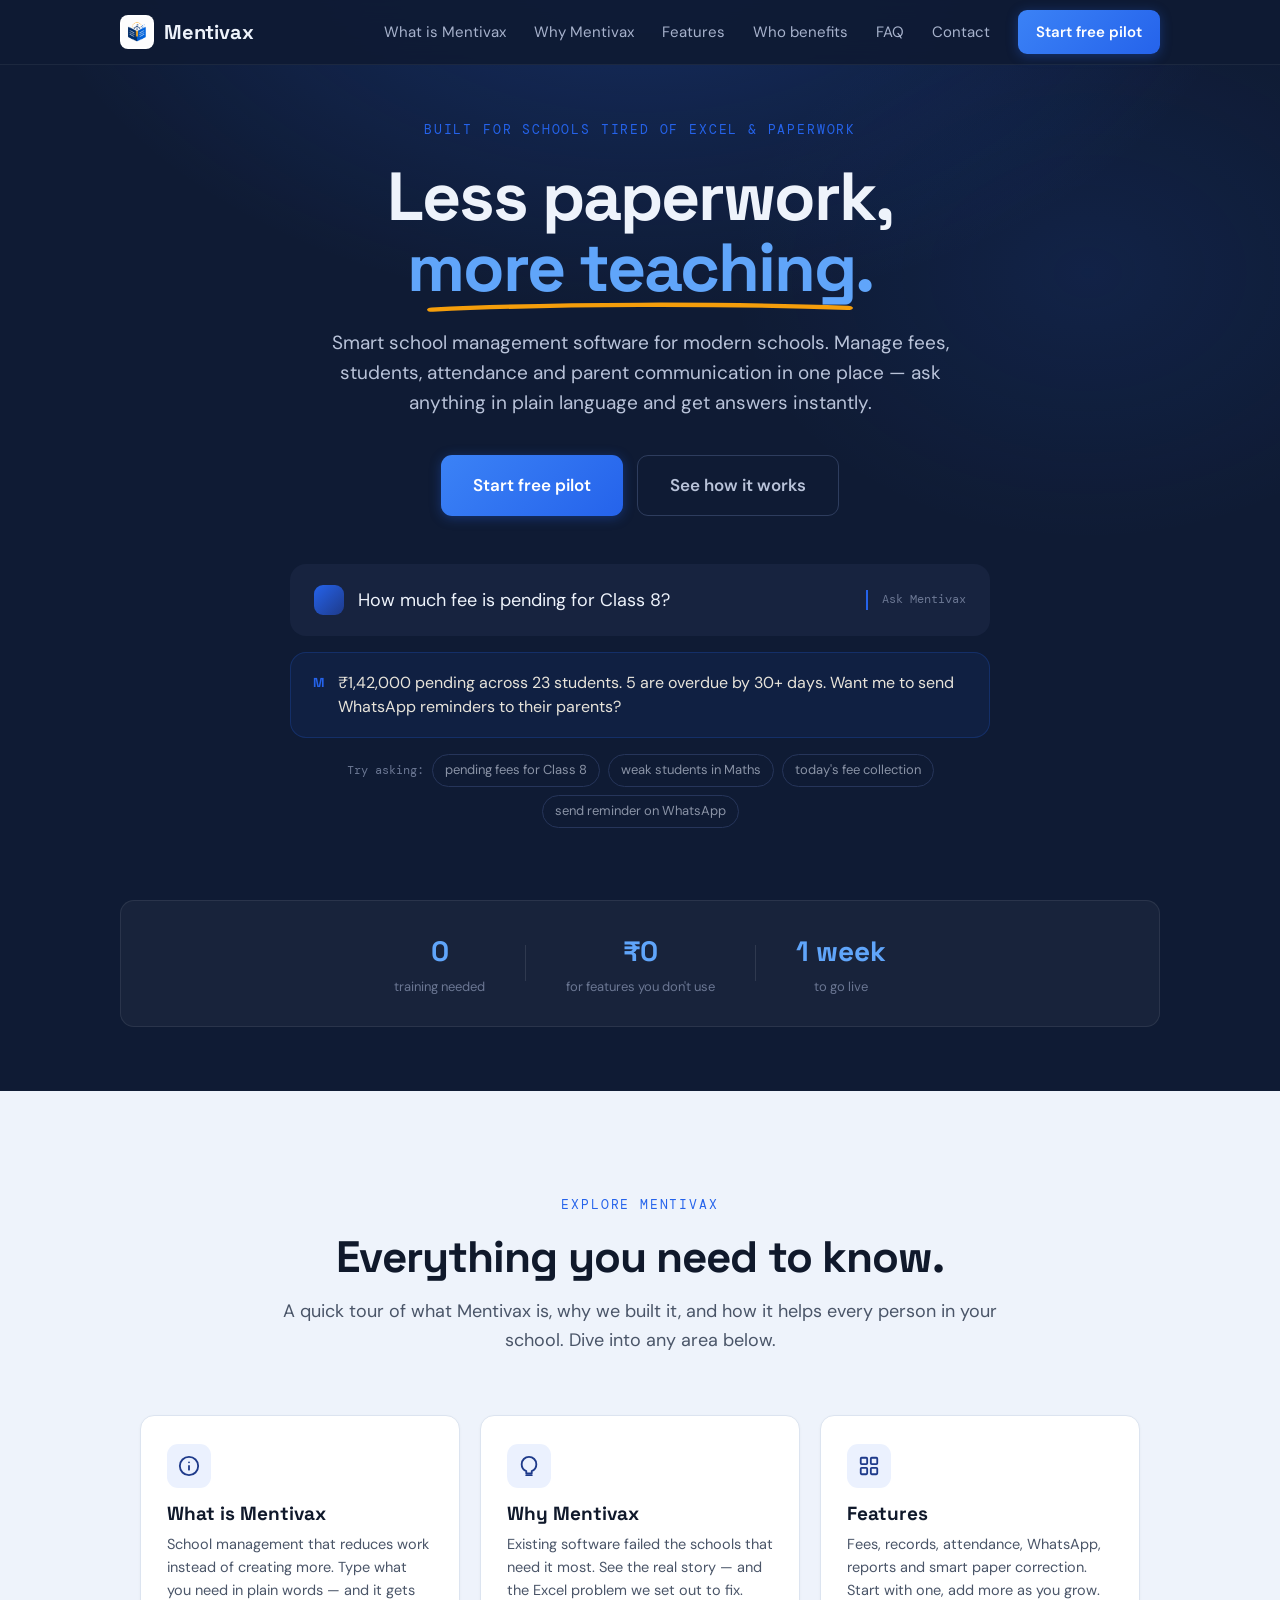
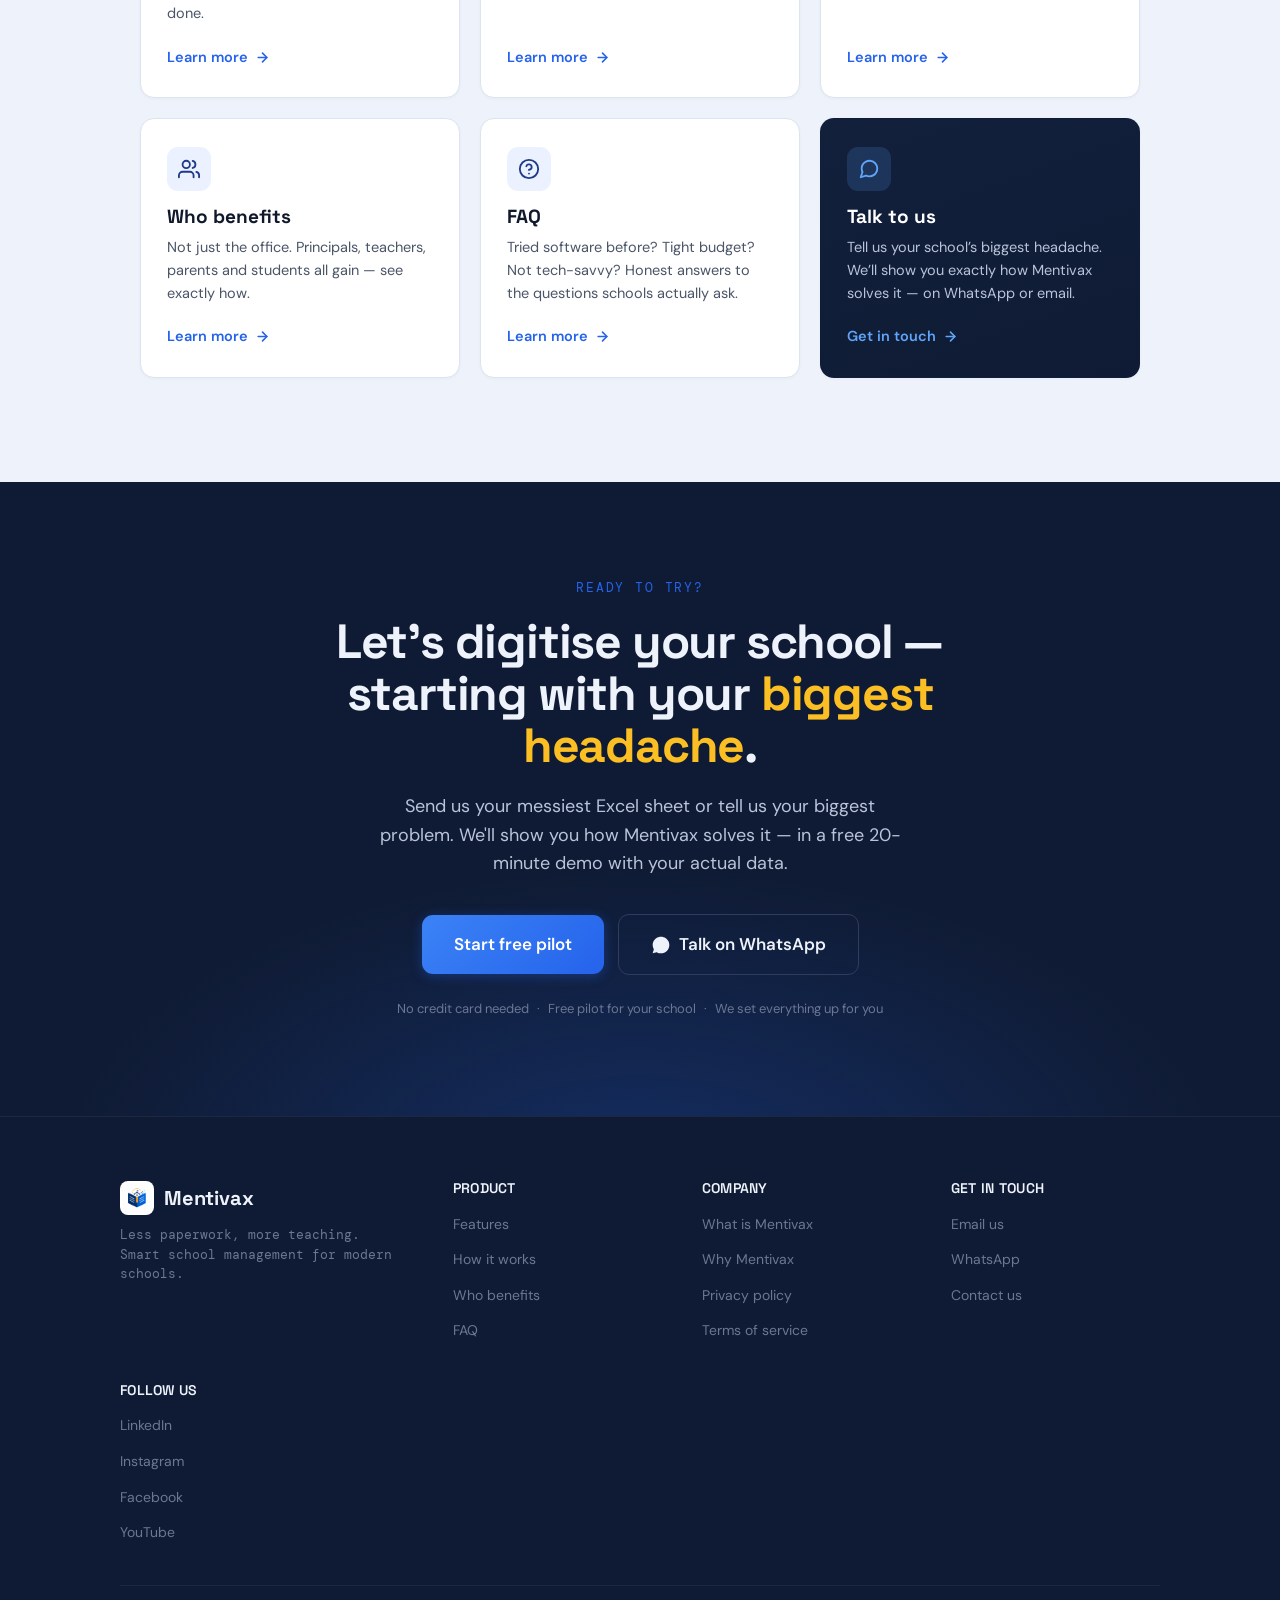
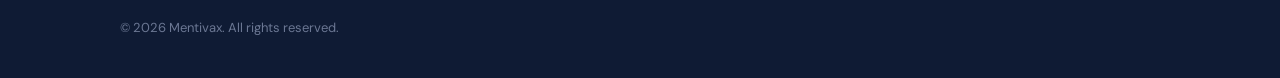
<file: index.html>
<!DOCTYPE html>
<html lang="en">
<head>
  <!-- Google tag (gtag.js) -->
  <script async src="https://www.googletagmanager.com/gtag/js?id=G-EMW6KZXQJM"></script>
  <script>
    window.dataLayer = window.dataLayer || [];
    function gtag(){dataLayer.push(arguments);}
    gtag('js', new Date());
    gtag('config', 'G-EMW6KZXQJM');
  </script>
  <meta charset="utf-8">
  <meta name="viewport" content="width=device-width, initial-scale=1">
  <title>Mentivax — Less Paperwork, More Teaching | Smart School Management Software</title>
  <meta name="description" content="Less paperwork, more teaching. Mentivax is smart school management software for modern schools — manage fees, student records, attendance, reports and parent communication in one place, with automation that saves your staff hours every week.">
  <meta name="author" content="Mentivax">
  <meta name="robots" content="index, follow">
  <link rel="canonical" href="https://www.mentivax.com/">

  <!-- Open Graph -->
  <meta property="og:type" content="website">
  <meta property="og:url" content="https://www.mentivax.com/">
  <meta property="og:title" content="Mentivax — Less Paperwork, More Teaching">
  <meta property="og:description" content="Smart school management software for modern schools. Manage fees, records, attendance, reports and parent communication from one place — automation saves your staff hours every week.">
  <meta property="og:image" content="https://www.mentivax.com/images/og-image.png">
  <meta property="og:image:width" content="1200">
  <meta property="og:image:height" content="600">
  <meta property="og:site_name" content="Mentivax">
  <meta property="og:locale" content="en_US">

  <!-- Twitter Card -->
  <meta name="twitter:card" content="summary_large_image">
  <meta name="twitter:title" content="Mentivax — Less Paperwork, More Teaching">
  <meta name="twitter:description" content="Smart school management software for modern schools. Manage fees, records, attendance, reports and parent communication from one place — automation saves your staff hours every week.">
  <meta name="twitter:image" content="https://www.mentivax.com/images/og-image.png">

  <!-- Favicon -->
  <link rel="icon" type="image/svg+xml" href="/images/favicon.svg">
  <link rel="icon" type="image/png" sizes="32x32" href="/images/favicon-32.png">
  <link rel="apple-touch-icon" sizes="180x180" href="/images/apple-touch-icon.png">

  <!-- PWA -->
  <meta name="theme-color" content="#0F1B34">
  <link rel="manifest" href="/manifest.json">

  <!-- Fonts -->
  <link rel="preconnect" href="https://fonts.googleapis.com">
  <link rel="preconnect" href="https://fonts.gstatic.com" crossorigin>
  <link href="https://fonts.googleapis.com/css2?family=DM+Mono:wght@400;500&family=DM+Sans:wght@400;500;600;700&family=Space+Grotesk:wght@400;500;600;700&display=swap" rel="stylesheet">

  <!-- Styles -->
  <link rel="stylesheet" href="/css/style.css">
  <script type="application/ld+json">
  {
    "@context": "https://schema.org",
    "@type": "SoftwareApplication",
    "name": "Mentivax",
    "description": "Less paperwork, more teaching — Mentivax is smart school management software for modern schools. Manage fees, student records, attendance, reports and parent communication in one place with intelligent automation.",
    "applicationCategory": "EducationalApplication",
    "operatingSystem": "Web",
    "offers": {
      "@type": "Offer",
      "price": "0",
      "priceCurrency": "INR",
      "description": "Free pilot for your school"
    },
    "author": { "@id": "https://www.mentivax.com/#organization" },
    "publisher": { "@id": "https://www.mentivax.com/#organization" },
    "audience": {
      "@type": "EducationalAudience",
      "educationalRole": "administrator"
    },
    "featureList": [
      "Digital fee management",
      "Student records management",
      "Attendance tracking",
      "WhatsApp parent communication",
      "Reports and analytics",
      "Smart paper correction",
      "Student performance insights"
    ]
  }
  </script>
  <script type="application/ld+json">
  {
    "@context": "https://schema.org",
    "@type": "Organization",
    "@id": "https://www.mentivax.com/#organization",
    "name": "Mentivax",
    "alternateName": "Mentivax School Management",
    "legalName": "Mentivax",
    "url": "https://www.mentivax.com/",
    "logo": {
      "@type": "ImageObject",
      "url": "https://www.mentivax.com/images/icon-512.png",
      "width": 512,
      "height": 512
    },
    "image": "https://www.mentivax.com/images/og-image.png",
    "description": "Mentivax is a school management software company. Mentivax is not a medicine, drug or vaccine. It is a technology platform that helps schools manage fees, student records, attendance, reports and parent communication in one place with smart automation.",
    "email": "tprakash11121996@gmail.com",
    "foundingDate": "2025",
    "knowsAbout": [
      "School management software",
      "School fee management",
      "Student records management",
      "Education technology",
      "School administration"
    ],
    "areaServed": {
      "@type": "Country",
      "name": "India"
    },
    "contactPoint": {
      "@type": "ContactPoint",
      "email": "tprakash11121996@gmail.com",
      "contactType": "customer support",
      "availableLanguage": ["English", "Hindi", "Tamil"]
    },
    "sameAs": [
      "https://www.linkedin.com/company/mentivax/",
      "https://www.facebook.com/mentivax",
      "https://www.instagram.com/mentivax",
      "https://www.youtube.com/@mentivaxschool"
    ]
  }
  </script>
  <script type="application/ld+json">
  {
    "@context": "https://schema.org",
    "@type": "WebSite",
    "@id": "https://www.mentivax.com/#website",
    "url": "https://www.mentivax.com/",
    "name": "Mentivax",
    "description": "Less paperwork, more teaching. Smart school management software for modern schools — fees, records, attendance, reports and parent communication.",
    "publisher": { "@id": "https://www.mentivax.com/#organization" },
    "inLanguage": "en"
  }
  </script>
</head>
<body>
  <a href="#main" class="skip-link">Skip to content</a>

  <!-- HEADER / NAV -->
  <header class="site-header" id="header">
    <div class="container header-inner">
      <a href="/" class="logo" aria-label="Mentivax home">
        <img src="/images/logo.png" alt="" class="logo-img" width="34" height="34" aria-hidden="true">
        <span class="logo-text">Mentivax</span>
      </a>
      <button class="mobile-menu-btn" id="menuBtn" aria-label="Open menu" aria-expanded="false" aria-controls="mainNav">
        <span></span><span></span><span></span>
      </button>
      <nav class="main-nav" id="mainNav" aria-label="Main navigation">
        <ul>
          <li><a href="/what-is-mentivax/">What is Mentivax</a></li>
          <li><a href="/why-mentivax/">Why Mentivax</a></li>
          <li><a href="/features/">Features</a></li>
          <li><a href="/who-benefits/">Who benefits</a></li>
          <li><a href="/faq/">FAQ</a></li>
          <li><a href="/contact/">Contact</a></li>
          <li><a href="https://wa.me/918760239085?text=Hi!%20I%27d%20like%20to%20start%20a%20free%20pilot%20for%20my%20school." class="btn btn-primary btn-sm" target="_blank" rel="noopener">Start free pilot</a></li>
        </ul>
      </nav>
    </div>
  </header>

  <main id="main">

    <section class="hero" id="hero">
      <div class="container">
        <div class="hero-content">
          <p class="section-label hero-label">Built for schools tired of Excel &amp; paperwork</p>
          <h1 class="hero-title">Less paperwork,<br><span class="hero-accent">more teaching.</span></h1>
          <p class="hero-subtitle">Smart school management software for modern schools. Manage fees, students, attendance and parent communication in one place — ask anything in plain language and get answers instantly.</p>
          <div class="hero-ctas">
            <a href="https://wa.me/918760239085?text=Hi!%20I%27d%20like%20to%20start%20a%20free%20pilot%20for%20my%20school." class="btn btn-primary btn-lg" target="_blank" rel="noopener">Start free pilot</a>
            <a href="/what-is-mentivax/" class="btn btn-outline-hero btn-lg">See how it works</a>
          </div>
        </div>

        <!-- Interactive Command Bar -->
        <div class="command-bar-wrap">
          <div class="command-bar" aria-live="polite">
            <span class="command-bar-icon" aria-hidden="true"></span>
            <span class="command-bar-text" id="commandQuestion"></span>
            <span class="command-bar-caret" aria-hidden="true"></span>
            <span class="command-bar-hint" aria-hidden="true">Ask Mentivax</span>
          </div>
          <div class="command-answer" aria-live="polite">
            <span class="command-answer-icon" aria-hidden="true">M</span>
            <span class="command-answer-text" id="commandAnswer"></span>
          </div>
          <div class="command-tags">
            <span class="command-tags-label">Try asking:</span>
            <span class="tag">pending fees for Class 8</span>
            <span class="tag">weak students in Maths</span>
            <span class="tag">today's fee collection</span>
            <span class="tag">send reminder on WhatsApp</span>
          </div>
        </div>

        <!-- Trust Indicators -->
        <div class="trust-bar">
          <div class="trust-item">
            <span class="trust-number">0</span>
            <span class="trust-label">training needed</span>
          </div>
          <div class="trust-divider"></div>
          <div class="trust-item">
            <span class="trust-number">&#8377;0</span>
            <span class="trust-label">for features you don't use</span>
          </div>
          <div class="trust-divider"></div>
          <div class="trust-item">
            <span class="trust-number">1 week</span>
            <span class="trust-label">to go live</span>
          </div>
        </div>
      </div>
    </section>

    <!-- OVERVIEW -->
    <section class="overview-section" id="overview">
      <div class="container">
        <div class="section-header">
          <p class="section-label">Explore Mentivax</p>
          <h2 class="section-title">Everything you need to know.</h2>
          <p class="section-desc">A quick tour of what Mentivax is, why we built it, and how it helps every person in your school. Dive into any area below.</p>
        </div>
        <div class="overview-grid">
          <a class="overview-card reveal" href="/what-is-mentivax/">
            <span class="overview-icon" aria-hidden="true"><svg width="22" height="22" viewBox="0 0 24 24" fill="none" stroke="currentColor" stroke-width="2" stroke-linecap="round" stroke-linejoin="round"><circle cx="12" cy="12" r="10"/><path d="M12 16v-4"/><path d="M12 8h.01"/></svg></span>
            <h3>What is Mentivax</h3>
            <p>School management that reduces work instead of creating more. Type what you need in plain words &mdash; and it gets done.</p>
            <span class="overview-link">Learn more<svg width="15" height="15" viewBox="0 0 24 24" fill="none" stroke="currentColor" stroke-width="2.5" stroke-linecap="round" stroke-linejoin="round" aria-hidden="true"><line x1="5" y1="12" x2="19" y2="12"/><polyline points="12 5 19 12 12 19"/></svg></span>
          </a>
          <a class="overview-card reveal" href="/why-mentivax/">
            <span class="overview-icon" aria-hidden="true"><svg width="22" height="22" viewBox="0 0 24 24" fill="none" stroke="currentColor" stroke-width="2" stroke-linecap="round" stroke-linejoin="round"><path d="M12 2a8 8 0 0 0-8 8c0 3.4 2.1 6.3 5 7.5V20h6v-2.5c2.9-1.2 5-4.1 5-7.5a8 8 0 0 0-8-8z"/><path d="M9 22h6"/></svg></span>
            <h3>Why Mentivax</h3>
            <p>Existing software failed the schools that need it most. See the real story &mdash; and the Excel problem we set out to fix.</p>
            <span class="overview-link">Learn more<svg width="15" height="15" viewBox="0 0 24 24" fill="none" stroke="currentColor" stroke-width="2.5" stroke-linecap="round" stroke-linejoin="round" aria-hidden="true"><line x1="5" y1="12" x2="19" y2="12"/><polyline points="12 5 19 12 12 19"/></svg></span>
          </a>
          <a class="overview-card reveal" href="/features/">
            <span class="overview-icon" aria-hidden="true"><svg width="22" height="22" viewBox="0 0 24 24" fill="none" stroke="currentColor" stroke-width="2" stroke-linecap="round" stroke-linejoin="round"><rect x="3" y="3" width="7" height="7" rx="1"/><rect x="14" y="3" width="7" height="7" rx="1"/><rect x="3" y="14" width="7" height="7" rx="1"/><rect x="14" y="14" width="7" height="7" rx="1"/></svg></span>
            <h3>Features</h3>
            <p>Fees, records, attendance, WhatsApp, reports and smart paper correction. Start with one, add more as you grow.</p>
            <span class="overview-link">Learn more<svg width="15" height="15" viewBox="0 0 24 24" fill="none" stroke="currentColor" stroke-width="2.5" stroke-linecap="round" stroke-linejoin="round" aria-hidden="true"><line x1="5" y1="12" x2="19" y2="12"/><polyline points="12 5 19 12 12 19"/></svg></span>
          </a>
          <a class="overview-card reveal" href="/who-benefits/">
            <span class="overview-icon" aria-hidden="true"><svg width="22" height="22" viewBox="0 0 24 24" fill="none" stroke="currentColor" stroke-width="2" stroke-linecap="round" stroke-linejoin="round"><path d="M17 21v-2a4 4 0 0 0-4-4H5a4 4 0 0 0-4 4v2"/><circle cx="9" cy="7" r="4"/><path d="M23 21v-2a4 4 0 0 0-3-3.87"/><path d="M16 3.13a4 4 0 0 1 0 7.75"/></svg></span>
            <h3>Who benefits</h3>
            <p>Not just the office. Principals, teachers, parents and students all gain &mdash; see exactly how.</p>
            <span class="overview-link">Learn more<svg width="15" height="15" viewBox="0 0 24 24" fill="none" stroke="currentColor" stroke-width="2.5" stroke-linecap="round" stroke-linejoin="round" aria-hidden="true"><line x1="5" y1="12" x2="19" y2="12"/><polyline points="12 5 19 12 12 19"/></svg></span>
          </a>
          <a class="overview-card reveal" href="/faq/">
            <span class="overview-icon" aria-hidden="true"><svg width="22" height="22" viewBox="0 0 24 24" fill="none" stroke="currentColor" stroke-width="2" stroke-linecap="round" stroke-linejoin="round"><path d="M9.09 9a3 3 0 0 1 5.83 1c0 2-3 3-3 3"/><path d="M12 17h.01"/><circle cx="12" cy="12" r="10"/></svg></span>
            <h3>FAQ</h3>
            <p>Tried software before? Tight budget? Not tech-savvy? Honest answers to the questions schools actually ask.</p>
            <span class="overview-link">Learn more<svg width="15" height="15" viewBox="0 0 24 24" fill="none" stroke="currentColor" stroke-width="2.5" stroke-linecap="round" stroke-linejoin="round" aria-hidden="true"><line x1="5" y1="12" x2="19" y2="12"/><polyline points="12 5 19 12 12 19"/></svg></span>
          </a>
          <a class="overview-card overview-card--accent reveal" href="/contact/">
            <span class="overview-icon" aria-hidden="true"><svg width="22" height="22" viewBox="0 0 24 24" fill="none" stroke="currentColor" stroke-width="2" stroke-linecap="round" stroke-linejoin="round"><path d="M21 11.5a8.38 8.38 0 0 1-.9 3.8 8.5 8.5 0 0 1-7.6 4.7 8.38 8.38 0 0 1-3.8-.9L3 21l1.9-5.7a8.38 8.38 0 0 1-.9-3.8 8.5 8.5 0 0 1 4.7-7.6 8.38 8.38 0 0 1 3.8-.9h.5a8.48 8.48 0 0 1 8 8v.5z"/></svg></span>
            <h3>Talk to us</h3>
            <p>Tell us your school&rsquo;s biggest headache. We&rsquo;ll show you exactly how Mentivax solves it &mdash; on WhatsApp or email.</p>
            <span class="overview-link">Get in touch<svg width="15" height="15" viewBox="0 0 24 24" fill="none" stroke="currentColor" stroke-width="2.5" stroke-linecap="round" stroke-linejoin="round" aria-hidden="true"><line x1="5" y1="12" x2="19" y2="12"/><polyline points="12 5 19 12 12 19"/></svg></span>
          </a>
        </div>
      </div>
    </section>

    <section class="cta" id="cta">
      <div class="container">
        <p class="cta-label">Ready to try?</p>
        <h2 class="cta-title">Let's digitise your school —<br> starting with your <em>biggest headache</em>.</h2>
        <p class="cta-desc">Send us your messiest Excel sheet or tell us your biggest problem. We'll show you how Mentivax solves it — in a free 20-minute demo with your actual data.</p>
        <div class="cta-actions">
          <a href="https://wa.me/918760239085?text=Hi!%20I%27d%20like%20to%20start%20a%20free%20pilot%20for%20my%20school." class="btn btn-primary btn-lg" target="_blank" rel="noopener">Start free pilot</a>
          <a href="https://wa.me/918760239085?text=Hi!%20I%20have%20a%20question%20about%20Mentivax." class="btn btn-outline btn-lg" target="_blank" rel="noopener">
            <svg width="20" height="20" viewBox="0 0 24 24" fill="currentColor" style="margin-right:8px;" aria-hidden="true"><path d="M17.472 14.382c-.297-.149-1.758-.867-2.03-.967-.273-.099-.471-.148-.67.15-.197.297-.767.966-.94 1.164-.173.199-.347.223-.644.075-.297-.15-1.255-.463-2.39-1.475-.883-.788-1.48-1.761-1.653-2.059-.173-.297-.018-.458.13-.606.134-.133.298-.347.446-.52.149-.174.198-.298.298-.497.099-.198.05-.371-.025-.52-.075-.149-.669-1.612-.916-2.207-.242-.579-.487-.5-.669-.51-.173-.008-.371-.01-.57-.01-.198 0-.52.074-.792.372-.272.297-1.04 1.016-1.04 2.479 0 1.462 1.065 2.875 1.213 3.074.149.198 2.096 3.2 5.077 4.487.709.306 1.262.489 1.694.625.712.227 1.36.195 1.871.118.571-.085 1.758-.719 2.006-1.413.248-.694.248-1.289.173-1.413-.074-.124-.272-.198-.57-.347z"/><path d="M12 2C6.477 2 2 6.477 2 12c0 1.89.525 3.66 1.438 5.168L2 22l4.832-1.438A9.955 9.955 0 0012 22c5.523 0 10-4.477 10-10S17.523 2 12 2z"/></svg>
            Talk on WhatsApp
          </a>
        </div>
        <div class="cta-reassurance">
          <span>No credit card needed</span>
          <span class="cta-dot">&middot;</span>
          <span>Free pilot for your school</span>
          <span class="cta-dot">&middot;</span>
          <span>We set everything up for you</span>
        </div>
      </div>
    </section>
  </main>

  <!-- FOOTER -->
  <footer class="site-footer" id="footer">
    <div class="container footer-inner">
      <div class="footer-brand">
        <a href="/" class="logo" aria-label="Mentivax home">
          <img src="/images/logo.png" alt="" class="logo-img" width="34" height="34" aria-hidden="true">
          <span class="logo-text">Mentivax</span>
        </a>
        <p class="footer-tagline">Less paperwork, more teaching.<br>Smart school management for modern schools.</p>
      </div>
      <nav class="footer-nav" aria-label="Footer navigation">
        <div class="footer-col">
          <h4>Product</h4>
          <ul>
            <li><a href="/features/">Features</a></li>
            <li><a href="/features/#how-it-works">How it works</a></li>
            <li><a href="/who-benefits/">Who benefits</a></li>
            <li><a href="/faq/">FAQ</a></li>
          </ul>
        </div>
        <div class="footer-col">
          <h4>Company</h4>
          <ul>
            <li><a href="/what-is-mentivax/">What is Mentivax</a></li>
            <li><a href="/why-mentivax/">Why Mentivax</a></li>
            <li><a href="/privacy/">Privacy policy</a></li>
            <li><a href="/terms/">Terms of service</a></li>
          </ul>
        </div>
        <div class="footer-col">
          <h4>Get in touch</h4>
          <ul>
            <li><a href="mailto:tprakash11121996@gmail.com?subject=Mentivax%20Enquiry">Email us</a></li>
            <li><a href="https://wa.me/918760239085?text=Hi!%20I%20have%20a%20question%20about%20Mentivax." target="_blank" rel="noopener">WhatsApp</a></li>
            <li><a href="/contact/">Contact us</a></li>
          </ul>
        </div>
        <div class="footer-col">
          <h4>Follow us</h4>
          <ul>
            <li><a href="https://www.linkedin.com/company/mentivax/" target="_blank" rel="noopener">LinkedIn</a></li>
            <li><a href="https://www.instagram.com/mentivax" target="_blank" rel="noopener">Instagram</a></li>
            <li><a href="https://www.facebook.com/mentivax" target="_blank" rel="noopener">Facebook</a></li>
            <li><a href="https://www.youtube.com/@mentivaxschool" target="_blank" rel="noopener">YouTube</a></li>
          </ul>
        </div>
      </nav>
      <div class="footer-bottom">
        <p>&copy; 2026 Mentivax. All rights reserved.</p>
      </div>
    </div>
  </footer>

  <script src="/js/main.js" defer></script>
</body>
</html>
</file>
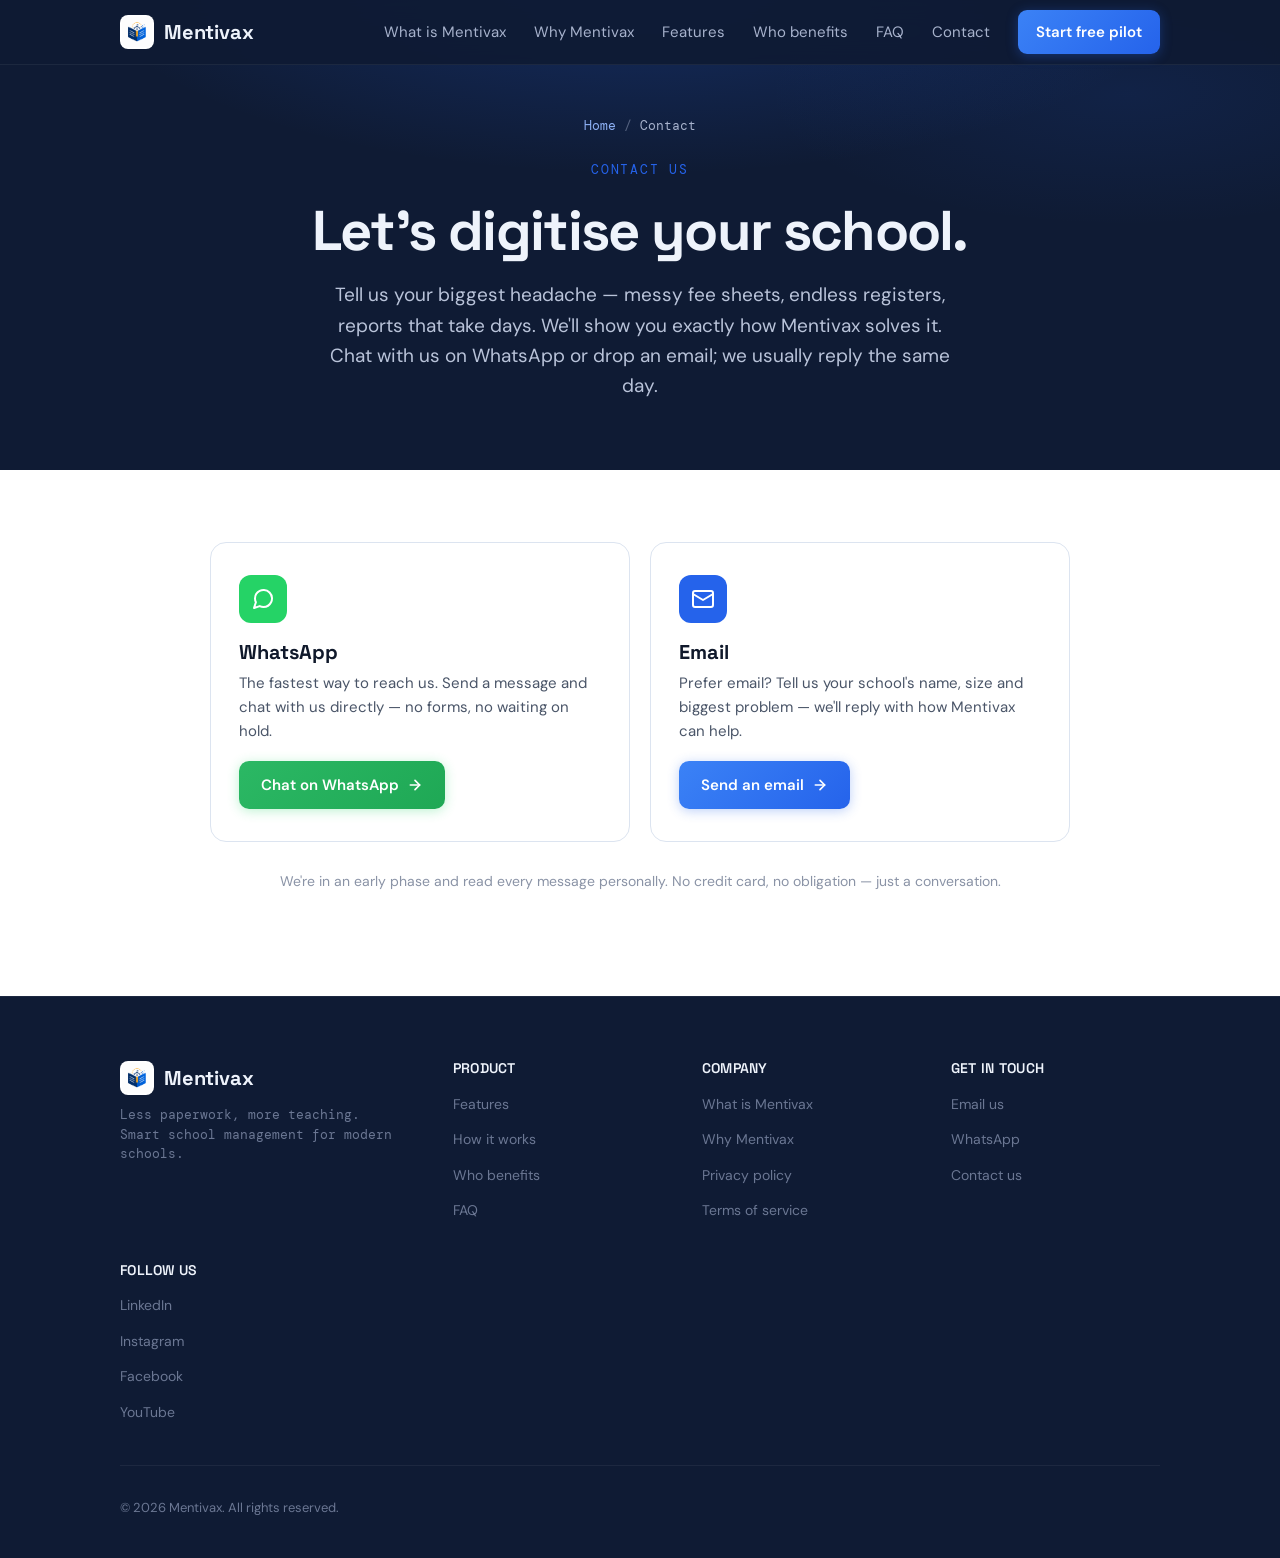
<file: contact/index.html>
<!DOCTYPE html>
<html lang="en">
<head>
  <!-- Google tag (gtag.js) -->
  <script async src="https://www.googletagmanager.com/gtag/js?id=G-EMW6KZXQJM"></script>
  <script>
    window.dataLayer = window.dataLayer || [];
    function gtag(){dataLayer.push(arguments);}
    gtag('js', new Date());
    gtag('config', 'G-EMW6KZXQJM');
  </script>
  <meta charset="utf-8">
  <meta name="viewport" content="width=device-width, initial-scale=1">
  <title>Contact Mentivax — Talk to us on WhatsApp or Email</title>
  <meta name="description" content="Get in touch with Mentivax. Chat with us on WhatsApp or send an email — we'll show you how to digitise your school, starting with your biggest headache.">
  <meta name="author" content="Mentivax">
  <meta name="robots" content="index, follow">
  <link rel="canonical" href="https://www.mentivax.com/contact/">

  <!-- Open Graph -->
  <meta property="og:type" content="website">
  <meta property="og:url" content="https://www.mentivax.com/contact/">
  <meta property="og:title" content="Contact Mentivax — Talk to us on WhatsApp or Email">
  <meta property="og:description" content="Chat with us on WhatsApp or send an email. We'll show you how Mentivax solves your school's biggest headache.">
  <meta property="og:image" content="https://www.mentivax.com/images/og-image.png">
  <meta property="og:image:width" content="1200">
  <meta property="og:image:height" content="600">
  <meta property="og:site_name" content="Mentivax">
  <meta property="og:locale" content="en_US">

  <!-- Twitter Card -->
  <meta name="twitter:card" content="summary_large_image">
  <meta name="twitter:title" content="Contact Mentivax — Talk to us on WhatsApp or Email">
  <meta name="twitter:description" content="Chat with us on WhatsApp or send an email. We'll show you how Mentivax solves your school's biggest headache.">
  <meta name="twitter:image" content="https://www.mentivax.com/images/og-image.png">

  <!-- Favicon -->
  <link rel="icon" type="image/svg+xml" href="/images/favicon.svg">
  <link rel="icon" type="image/png" sizes="32x32" href="/images/favicon-32.png">
  <link rel="apple-touch-icon" sizes="180x180" href="/images/apple-touch-icon.png">

  <!-- PWA -->
  <meta name="theme-color" content="#0F1B34">
  <link rel="manifest" href="/manifest.json">

  <!-- Fonts -->
  <link rel="preconnect" href="https://fonts.googleapis.com">
  <link rel="preconnect" href="https://fonts.gstatic.com" crossorigin>
  <link href="https://fonts.googleapis.com/css2?family=DM+Mono:wght@400;500&family=DM+Sans:wght@400;500;600;700&family=Space+Grotesk:wght@400;500;600;700&display=swap" rel="stylesheet">

  <!-- Styles -->
  <link rel="stylesheet" href="/css/style.css">
  <script type="application/ld+json">
  {
    "@context": "https://schema.org",
    "@type": "BreadcrumbList",
    "itemListElement": [
      { "@type": "ListItem", "position": 1, "name": "Home", "item": "https://www.mentivax.com/" },
      { "@type": "ListItem", "position": 2, "name": "Contact", "item": "https://www.mentivax.com/contact/" }
    ]
  }
  </script>
  <script type="application/ld+json">
  {
    "@context": "https://schema.org",
    "@type": "ContactPage",
    "name": "Contact Mentivax",
    "url": "https://www.mentivax.com/contact/",
    "description": "Get in touch with Mentivax via WhatsApp or email.",
    "mainEntity": {
      "@type": "Organization",
      "name": "Mentivax",
      "url": "https://www.mentivax.com/",
      "email": "tprakash11121996@gmail.com",
      "contactPoint": {
        "@type": "ContactPoint",
        "contactType": "customer support",
        "email": "tprakash11121996@gmail.com",
        "availableLanguage": ["English", "Hindi", "Tamil"]
      }
    }
  }
  </script>
</head>
<body>
  <a href="#main" class="skip-link">Skip to content</a>

  <!-- HEADER / NAV -->
  <header class="site-header" id="header">
    <div class="container header-inner">
      <a href="/" class="logo" aria-label="Mentivax home">
        <img src="/images/logo.png" alt="" class="logo-img" width="34" height="34" aria-hidden="true">
        <span class="logo-text">Mentivax</span>
      </a>
      <button class="mobile-menu-btn" id="menuBtn" aria-label="Open menu" aria-expanded="false" aria-controls="mainNav">
        <span></span><span></span><span></span>
      </button>
      <nav class="main-nav" id="mainNav" aria-label="Main navigation">
        <ul>
          <li><a href="/what-is-mentivax/">What is Mentivax</a></li>
          <li><a href="/why-mentivax/">Why Mentivax</a></li>
          <li><a href="/features/">Features</a></li>
          <li><a href="/who-benefits/">Who benefits</a></li>
          <li><a href="/faq/">FAQ</a></li>
          <li><a href="/contact/" aria-current="page">Contact</a></li>
          <li><a href="https://wa.me/918760239085?text=Hi!%20I%27d%20like%20to%20start%20a%20free%20pilot%20for%20my%20school." class="btn btn-primary btn-sm" target="_blank" rel="noopener">Start free pilot</a></li>
        </ul>
      </nav>
    </div>
  </header>

  <main id="main">


    <!-- PAGE HERO -->
    <section class="page-hero">
      <nav class="breadcrumb" aria-label="Breadcrumb">
      <a href="/">Home</a><span aria-hidden="true">/</span><span>Contact</span>
    </nav>
      <p class="section-label">Contact us</p>
      <h1 class="page-hero-title">Let's digitise your school.</h1>
      <p class="page-hero-subtitle">Tell us your biggest headache — messy fee sheets, endless registers, reports that take days. We'll show you exactly how Mentivax solves it. Chat with us on WhatsApp or drop an email; we usually reply the same day.</p>
    </section>

    <!-- CONTACT METHODS -->
    <section class="contact-section">
      <div class="container">
        <div class="contact-methods">
          <!-- WhatsApp -->
          <a class="contact-card reveal" href="https://wa.me/918760239085?text=Hi!%20I%20have%20a%20question%20about%20Mentivax." target="_blank" rel="noopener">
            <span class="contact-card-icon contact-card-icon--wa" aria-hidden="true">
              <svg width="24" height="24" viewBox="0 0 24 24" fill="none" stroke="currentColor" stroke-width="2" stroke-linecap="round" stroke-linejoin="round"><path d="M21 11.5a8.38 8.38 0 0 1-.9 3.8 8.5 8.5 0 0 1-7.6 4.7 8.38 8.38 0 0 1-3.8-.9L3 21l1.9-5.7a8.38 8.38 0 0 1-.9-3.8 8.5 8.5 0 0 1 4.7-7.6 8.38 8.38 0 0 1 3.8-.9h.5a8.48 8.48 0 0 1 8 8v.5z"/></svg>
            </span>
            <h3>WhatsApp</h3>
            <p>The fastest way to reach us. Send a message and chat with us directly — no forms, no waiting on hold.</p>
            <span class="contact-card-action contact-card-action--wa">Chat on WhatsApp
              <svg width="16" height="16" viewBox="0 0 24 24" fill="none" stroke="currentColor" stroke-width="2.5" stroke-linecap="round" stroke-linejoin="round" aria-hidden="true"><line x1="5" y1="12" x2="19" y2="12"/><polyline points="12 5 19 12 12 19"/></svg>
            </span>
          </a>

          <!-- Email -->
          <a class="contact-card reveal" href="mailto:tprakash11121996@gmail.com?subject=Mentivax%20Enquiry&amp;body=Hi%20Mentivax%2C%0A%0AI%27d%20like%20to%20know%20more%20about%20how%20Mentivax%20can%20help%20my%20school.%0A%0ASchool%20name%3A%0AApprox.%20students%3A%0ABiggest%20headache%3A%0A%0AThanks!">
            <span class="contact-card-icon contact-card-icon--mail" aria-hidden="true">
              <svg width="24" height="24" viewBox="0 0 24 24" fill="none" stroke="currentColor" stroke-width="2" stroke-linecap="round" stroke-linejoin="round"><rect x="2" y="4" width="20" height="16" rx="2"/><path d="m22 7-10 6L2 7"/></svg>
            </span>
            <h3>Email</h3>
            <p>Prefer email? Tell us your school's name, size and biggest problem — we'll reply with how Mentivax can help.</p>
            <span class="contact-card-action contact-card-action--mail">Send an email
              <svg width="16" height="16" viewBox="0 0 24 24" fill="none" stroke="currentColor" stroke-width="2.5" stroke-linecap="round" stroke-linejoin="round" aria-hidden="true"><line x1="5" y1="12" x2="19" y2="12"/><polyline points="12 5 19 12 12 19"/></svg>
            </span>
          </a>
        </div>
        <p class="contact-card-note">We're in an early phase and read every message personally. No credit card, no obligation — just a conversation.</p>
      </div>
    </section>

    </main>

  <!-- FOOTER -->
  <footer class="site-footer" id="footer">
    <div class="container footer-inner">
      <div class="footer-brand">
        <a href="/" class="logo" aria-label="Mentivax home">
          <img src="/images/logo.png" alt="" class="logo-img" width="34" height="34" aria-hidden="true">
          <span class="logo-text">Mentivax</span>
        </a>
        <p class="footer-tagline">Less paperwork, more teaching.<br>Smart school management for modern schools.</p>
      </div>
      <nav class="footer-nav" aria-label="Footer navigation">
        <div class="footer-col">
          <h4>Product</h4>
          <ul>
            <li><a href="/features/">Features</a></li>
            <li><a href="/features/#how-it-works">How it works</a></li>
            <li><a href="/who-benefits/">Who benefits</a></li>
            <li><a href="/faq/">FAQ</a></li>
          </ul>
        </div>
        <div class="footer-col">
          <h4>Company</h4>
          <ul>
            <li><a href="/what-is-mentivax/">What is Mentivax</a></li>
            <li><a href="/why-mentivax/">Why Mentivax</a></li>
            <li><a href="/#">Privacy policy</a></li>
            <li><a href="/#">Terms of service</a></li>
          </ul>
        </div>
        <div class="footer-col">
          <h4>Get in touch</h4>
          <ul>
            <li><a href="mailto:tprakash11121996@gmail.com?subject=Mentivax%20Enquiry">Email us</a></li>
            <li><a href="https://wa.me/918760239085?text=Hi!%20I%20have%20a%20question%20about%20Mentivax." target="_blank" rel="noopener">WhatsApp</a></li>
            <li><a href="/contact/">Contact us</a></li>
          </ul>
        </div>
        <div class="footer-col">
          <h4>Follow us</h4>
          <ul>
            <li><a href="https://www.linkedin.com/company/mentivax/" target="_blank" rel="noopener">LinkedIn</a></li>
            <li><a href="https://www.instagram.com/mentivax" target="_blank" rel="noopener">Instagram</a></li>
            <li><a href="https://www.facebook.com/mentivax" target="_blank" rel="noopener">Facebook</a></li>
            <li><a href="https://www.youtube.com/@mentivaxschool" target="_blank" rel="noopener">YouTube</a></li>
          </ul>
        </div>
      </nav>
      <div class="footer-bottom">
        <p>&copy; 2026 Mentivax. All rights reserved.</p>
      </div>
    </div>
  </footer>

  <script src="/js/main.js" defer></script>
</body>
</html>
</file>
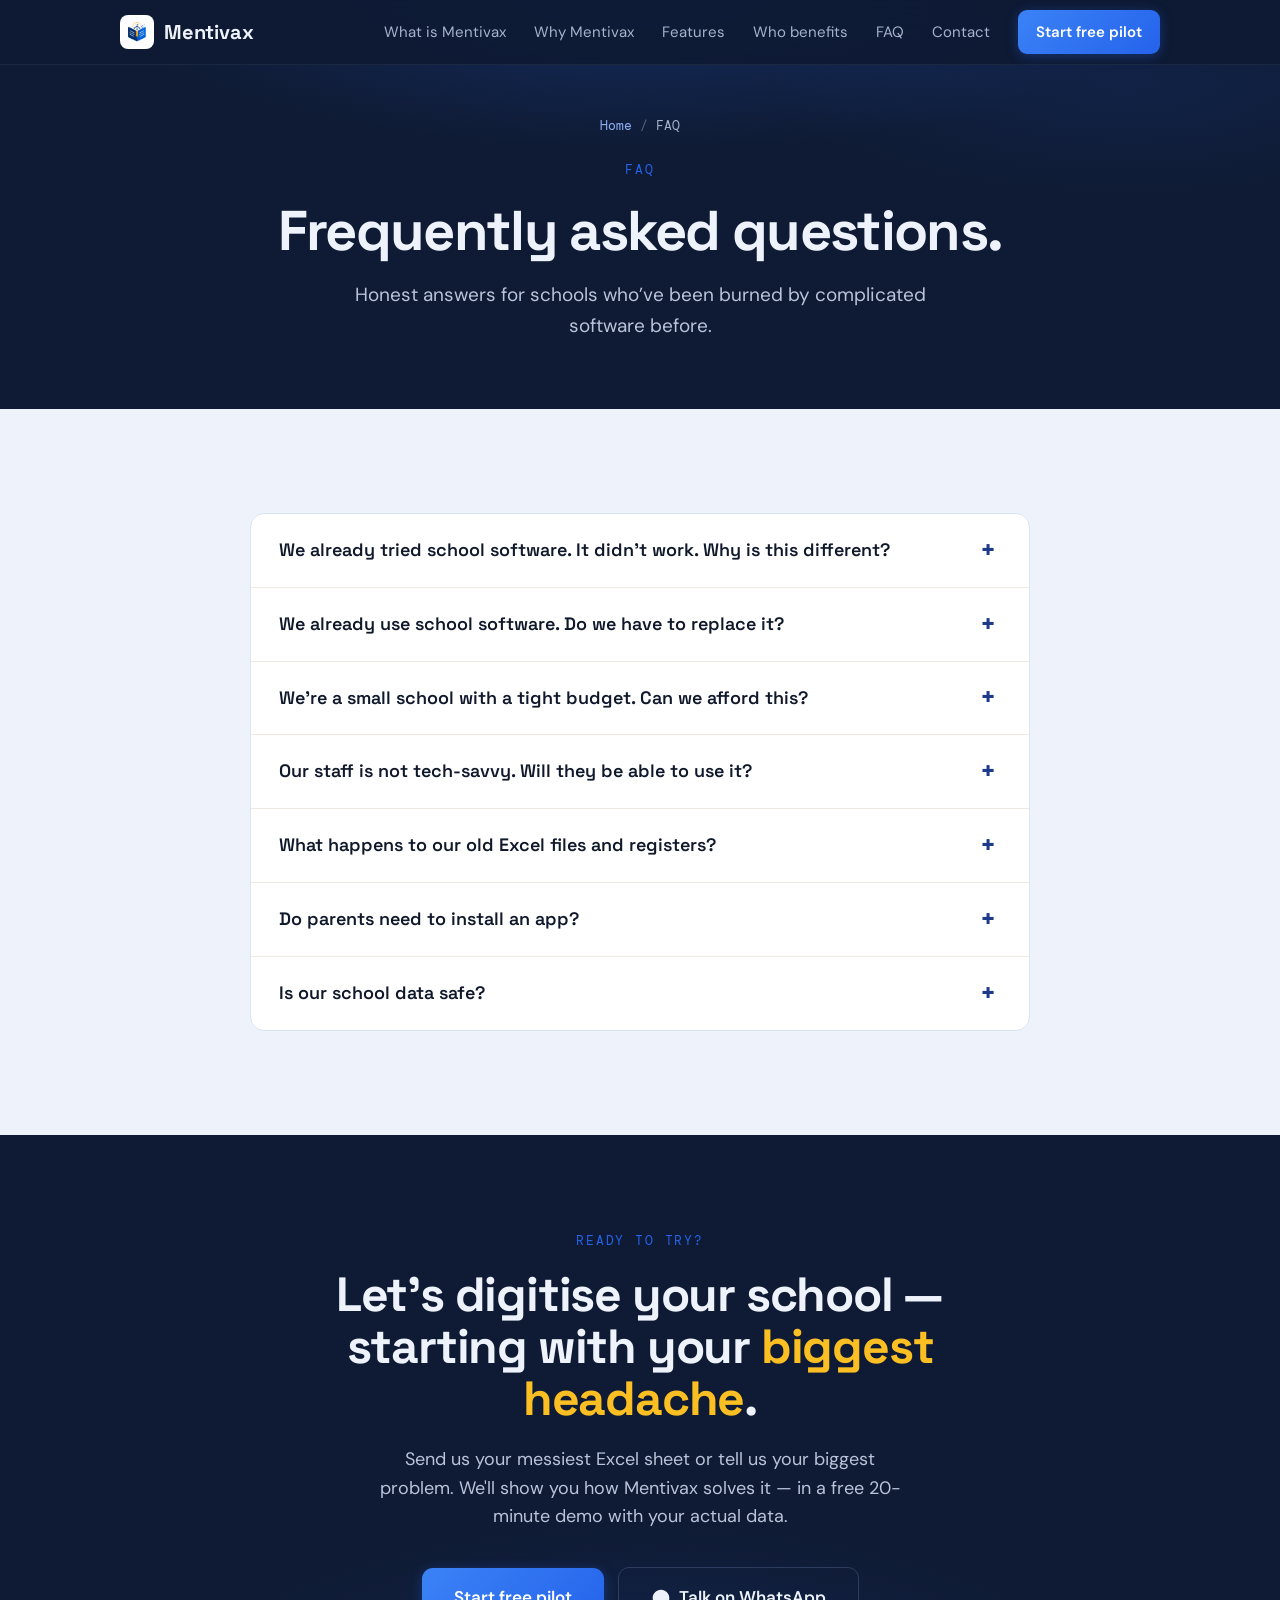
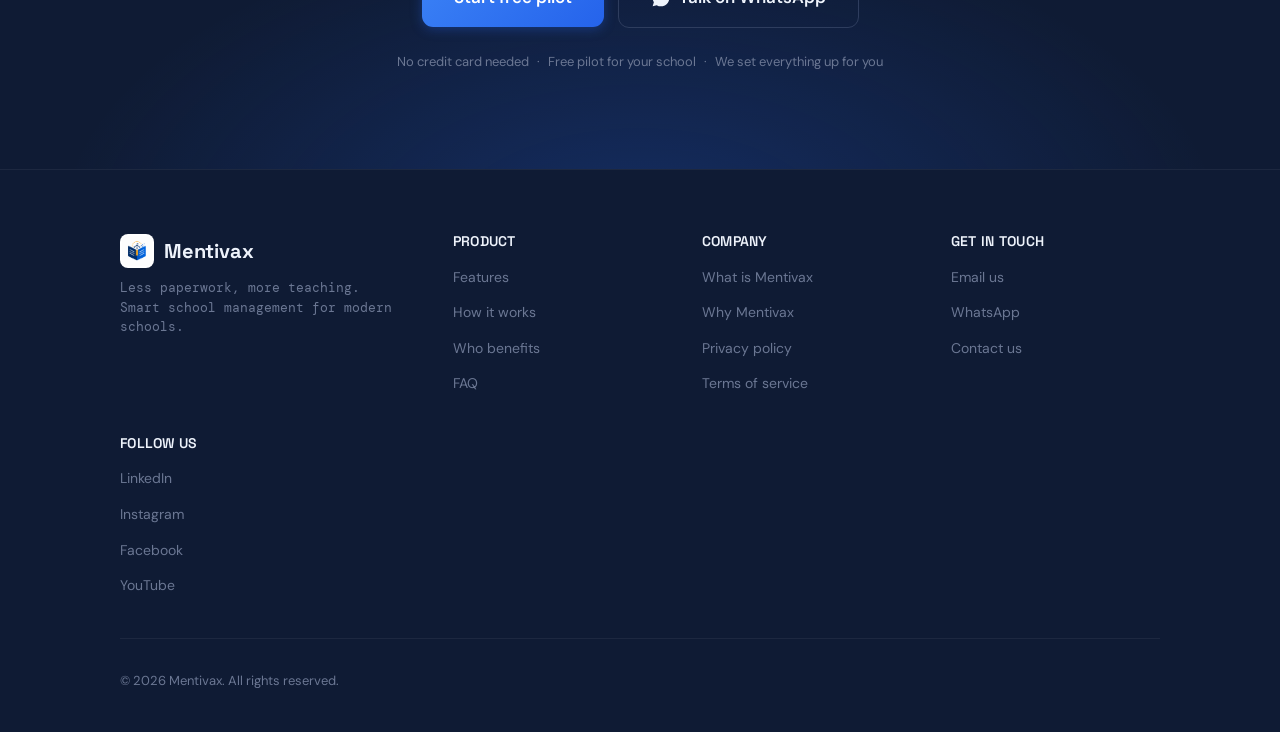
<file: faq/index.html>
<!DOCTYPE html>
<html lang="en">
<head>
  <!-- Google tag (gtag.js) -->
  <script async src="https://www.googletagmanager.com/gtag/js?id=G-EMW6KZXQJM"></script>
  <script>
    window.dataLayer = window.dataLayer || [];
    function gtag(){dataLayer.push(arguments);}
    gtag('js', new Date());
    gtag('config', 'G-EMW6KZXQJM');
  </script>
  <meta charset="utf-8">
  <meta name="viewport" content="width=device-width, initial-scale=1">
  <title>FAQ — Honest Answers for Schools | Mentivax</title>
  <meta name="description" content="Tried school software before? Tight budget? Staff not tech-savvy? Honest answers to the questions schools actually ask about Mentivax.">
  <meta name="author" content="Mentivax">
  <meta name="robots" content="index, follow">
  <link rel="canonical" href="https://www.mentivax.com/faq/">

  <!-- Open Graph -->
  <meta property="og:type" content="website">
  <meta property="og:url" content="https://www.mentivax.com/faq/">
  <meta property="og:title" content="Mentivax FAQ">
  <meta property="og:description" content="Tried school software before? Tight budget? Staff not tech-savvy? Honest answers to the questions schools actually ask about Mentivax.">
  <meta property="og:image" content="https://www.mentivax.com/images/og-image.png">
  <meta property="og:image:width" content="1200">
  <meta property="og:image:height" content="600">
  <meta property="og:site_name" content="Mentivax">
  <meta property="og:locale" content="en_US">

  <!-- Twitter Card -->
  <meta name="twitter:card" content="summary_large_image">
  <meta name="twitter:title" content="Mentivax FAQ">
  <meta name="twitter:description" content="Tried school software before? Tight budget? Staff not tech-savvy? Honest answers to the questions schools actually ask about Mentivax.">
  <meta name="twitter:image" content="https://www.mentivax.com/images/og-image.png">

  <!-- Favicon -->
  <link rel="icon" type="image/svg+xml" href="/images/favicon.svg">
  <link rel="icon" type="image/png" sizes="32x32" href="/images/favicon-32.png">
  <link rel="apple-touch-icon" sizes="180x180" href="/images/apple-touch-icon.png">

  <!-- PWA -->
  <meta name="theme-color" content="#0F1B34">
  <link rel="manifest" href="/manifest.json">

  <!-- Fonts -->
  <link rel="preconnect" href="https://fonts.googleapis.com">
  <link rel="preconnect" href="https://fonts.gstatic.com" crossorigin>
  <link href="https://fonts.googleapis.com/css2?family=DM+Mono:wght@400;500&family=DM+Sans:wght@400;500;600;700&family=Space+Grotesk:wght@400;500;600;700&display=swap" rel="stylesheet">

  <!-- Styles -->
  <link rel="stylesheet" href="/css/style.css">
  <script type="application/ld+json">
  {
    "@context": "https://schema.org",
    "@type": "FAQPage",
    "mainEntity": [
      {
        "@type": "Question",
        "name": "We already tried school software before. It didn't work. Why is Mentivax different?",
        "acceptedAnswer": {
          "@type": "Answer",
          "text": "Most school software dumps 50 features on you and expects your staff to learn menus. Mentivax is built around simplicity — type what you need in plain words and get it done. No training manuals, no clicking through 10 screens. And you only pay for what you actually use."
        }
      },
      {
        "@type": "Question",
        "name": "We already use school software. Do we have to replace it?",
        "acceptedAnswer": {
          "@type": "Answer",
          "text": "No. Mentivax works alongside your existing software. You don't have to switch or replace anything. Mentivax fills the gaps — the tasks your staff still does manually, the reports that take hours, the reminders nobody sends on time. Zero disruption."
        }
      },
      {
        "@type": "Question",
        "name": "We are a small school with a low budget. Can we afford this?",
        "acceptedAnswer": {
          "@type": "Answer",
          "text": "Mentivax is built for small and medium schools. We don't charge for features you don't need. Start with just fee management, and add more only when you're ready. We'll work within your budget."
        }
      },
      {
        "@type": "Question",
        "name": "Our staff is not tech-savvy. Will they be able to use it?",
        "acceptedAnswer": {
          "@type": "Answer",
          "text": "If they can type a WhatsApp message, they can use Mentivax. There are no menus to memorise, no complex screens. Just type your question and get the answer. It's that simple."
        }
      },
      {
        "@type": "Question",
        "name": "What happens to our old Excel files and registers?",
        "acceptedAnswer": {
          "@type": "Answer",
          "text": "We import everything for you — fees, student records, marks. You don't re-type anything. Your old data is cleaned up and ready from day one."
        }
      },
      {
        "@type": "Question",
        "name": "Do parents need to install an app?",
        "acceptedAnswer": {
          "@type": "Answer",
          "text": "No. Parents receive everything — fee reminders, results, notices — directly on WhatsApp. No app download needed. Works on any phone."
        }
      },
      {
        "@type": "Question",
        "name": "Is our school data safe?",
        "acceptedAnswer": {
          "@type": "Answer",
          "text": "Yes. Your data is encrypted and backed up daily. Only your authorised staff can access it. It's far safer than an Excel file sitting on one person's laptop."
        }
      }
    ]
  }
  </script>
  <script type="application/ld+json">
  {
    "@context": "https://schema.org",
    "@type": "BreadcrumbList",
    "itemListElement": [
      { "@type": "ListItem", "position": 1, "name": "Home", "item": "https://www.mentivax.com/" },
      { "@type": "ListItem", "position": 2, "name": "FAQ", "item": "https://www.mentivax.com/faq/" }
    ]
  }
  </script>
</head>
<body>
  <a href="#main" class="skip-link">Skip to content</a>

  <!-- HEADER / NAV -->
  <header class="site-header" id="header">
    <div class="container header-inner">
      <a href="/" class="logo" aria-label="Mentivax home">
        <img src="/images/logo.png" alt="" class="logo-img" width="34" height="34" aria-hidden="true">
        <span class="logo-text">Mentivax</span>
      </a>
      <button class="mobile-menu-btn" id="menuBtn" aria-label="Open menu" aria-expanded="false" aria-controls="mainNav">
        <span></span><span></span><span></span>
      </button>
      <nav class="main-nav" id="mainNav" aria-label="Main navigation">
        <ul>
          <li><a href="/what-is-mentivax/">What is Mentivax</a></li>
          <li><a href="/why-mentivax/">Why Mentivax</a></li>
          <li><a href="/features/">Features</a></li>
          <li><a href="/who-benefits/">Who benefits</a></li>
          <li><a href="/faq/" aria-current="page">FAQ</a></li>
          <li><a href="/contact/">Contact</a></li>
          <li><a href="https://wa.me/918760239085?text=Hi!%20I%27d%20like%20to%20start%20a%20free%20pilot%20for%20my%20school." class="btn btn-primary btn-sm" target="_blank" rel="noopener">Start free pilot</a></li>
        </ul>
      </nav>
    </div>
  </header>

  <main id="main">

    <section class="page-hero">
      <nav class="breadcrumb" aria-label="Breadcrumb">
      <a href="/">Home</a><span aria-hidden="true">/</span><span>FAQ</span>
    </nav>
      <p class="section-label">FAQ</p>
      <h1 class="page-hero-title">Frequently asked questions.</h1>
      <p class="page-hero-subtitle">Honest answers for schools who&rsquo;ve been burned by complicated software before.</p>
    </section>

    <section class="faq" id="faq">
      <div class="container">
        <div class="faq-list" role="list">
          <details class="faq-item" role="listitem">
            <summary class="faq-question">
              <span>We already tried school software. It didn't work. Why is this different?</span>
              <span class="faq-icon" aria-hidden="true"></span>
            </summary>
            <div class="faq-answer">
              <p>Most school software dumps 50 features on you and expects your staff to learn menus. Mentivax is built around simplicity — type what you need in plain words and get it done. No training manuals, no clicking through 10 screens. And you only pay for what you actually use.</p>
            </div>
          </details>
          <details class="faq-item" role="listitem">
            <summary class="faq-question">
              <span>We already use school software. Do we have to replace it?</span>
              <span class="faq-icon" aria-hidden="true"></span>
            </summary>
            <div class="faq-answer">
              <p>No. Mentivax works alongside your existing software — you don't have to switch or replace anything. If your current system handles some things well, keep using it. Mentivax fills the gaps — the tasks your staff still does manually, the reports that take hours, the reminders nobody sends on time. Zero disruption.</p>
            </div>
          </details>
          <details class="faq-item" role="listitem">
            <summary class="faq-question">
              <span>We're a small school with a tight budget. Can we afford this?</span>
              <span class="faq-icon" aria-hidden="true"></span>
            </summary>
            <div class="faq-answer">
              <p>Mentivax is built for small and medium schools, not big city chains. You don't pay for features you don't need. Start with just fee management, and add more only when you're ready. We'll work within your budget — we'd rather help 100 small schools than 5 big ones.</p>
            </div>
          </details>
          <details class="faq-item" role="listitem">
            <summary class="faq-question">
              <span>Our staff is not tech-savvy. Will they be able to use it?</span>
              <span class="faq-icon" aria-hidden="true"></span>
            </summary>
            <div class="faq-answer">
              <p>If they can type a WhatsApp message, they can use Mentivax. There are no menus to learn, no complex screens. Just type your question — "how much fee is pending for Class 6?" — and get the answer. It's that simple.</p>
            </div>
          </details>
          <details class="faq-item" role="listitem">
            <summary class="faq-question">
              <span>What happens to our old Excel files and registers?</span>
              <span class="faq-icon" aria-hidden="true"></span>
            </summary>
            <div class="faq-answer">
              <p>We import everything for you — fees, student records, marks, whatever you have. You don't re-type anything. Your old data is cleaned up and ready from day one.</p>
            </div>
          </details>
          <details class="faq-item" role="listitem">
            <summary class="faq-question">
              <span>Do parents need to install an app?</span>
              <span class="faq-icon" aria-hidden="true"></span>
            </summary>
            <div class="faq-answer">
              <p>No. Parents receive everything — fee reminders, results, receipts, notices — directly on WhatsApp. No app download needed. Works on any phone, even basic smartphones.</p>
            </div>
          </details>
          <details class="faq-item" role="listitem">
            <summary class="faq-question">
              <span>Is our school data safe?</span>
              <span class="faq-icon" aria-hidden="true"></span>
            </summary>
            <div class="faq-answer">
              <p>Yes. Your data is encrypted and backed up daily. Only your authorised staff can access it. It's far safer than an Excel file on someone's laptop that could crash, get deleted, or be taken when they leave.</p>
            </div>
          </details>
        </div>
      </div>
    </section>

    <section class="cta" id="cta">
      <div class="container">
        <p class="cta-label">Ready to try?</p>
        <h2 class="cta-title">Let's digitise your school —<br> starting with your <em>biggest headache</em>.</h2>
        <p class="cta-desc">Send us your messiest Excel sheet or tell us your biggest problem. We'll show you how Mentivax solves it — in a free 20-minute demo with your actual data.</p>
        <div class="cta-actions">
          <a href="https://wa.me/918760239085?text=Hi!%20I%27d%20like%20to%20start%20a%20free%20pilot%20for%20my%20school." class="btn btn-primary btn-lg" target="_blank" rel="noopener">Start free pilot</a>
          <a href="https://wa.me/918760239085?text=Hi!%20I%20have%20a%20question%20about%20Mentivax." class="btn btn-outline btn-lg" target="_blank" rel="noopener">
            <svg width="20" height="20" viewBox="0 0 24 24" fill="currentColor" style="margin-right:8px;" aria-hidden="true"><path d="M17.472 14.382c-.297-.149-1.758-.867-2.03-.967-.273-.099-.471-.148-.67.15-.197.297-.767.966-.94 1.164-.173.199-.347.223-.644.075-.297-.15-1.255-.463-2.39-1.475-.883-.788-1.48-1.761-1.653-2.059-.173-.297-.018-.458.13-.606.134-.133.298-.347.446-.52.149-.174.198-.298.298-.497.099-.198.05-.371-.025-.52-.075-.149-.669-1.612-.916-2.207-.242-.579-.487-.5-.669-.51-.173-.008-.371-.01-.57-.01-.198 0-.52.074-.792.372-.272.297-1.04 1.016-1.04 2.479 0 1.462 1.065 2.875 1.213 3.074.149.198 2.096 3.2 5.077 4.487.709.306 1.262.489 1.694.625.712.227 1.36.195 1.871.118.571-.085 1.758-.719 2.006-1.413.248-.694.248-1.289.173-1.413-.074-.124-.272-.198-.57-.347z"/><path d="M12 2C6.477 2 2 6.477 2 12c0 1.89.525 3.66 1.438 5.168L2 22l4.832-1.438A9.955 9.955 0 0012 22c5.523 0 10-4.477 10-10S17.523 2 12 2z"/></svg>
            Talk on WhatsApp
          </a>
        </div>
        <div class="cta-reassurance">
          <span>No credit card needed</span>
          <span class="cta-dot">&middot;</span>
          <span>Free pilot for your school</span>
          <span class="cta-dot">&middot;</span>
          <span>We set everything up for you</span>
        </div>
      </div>
    </section>
  </main>

  <!-- FOOTER -->
  <footer class="site-footer" id="footer">
    <div class="container footer-inner">
      <div class="footer-brand">
        <a href="/" class="logo" aria-label="Mentivax home">
          <img src="/images/logo.png" alt="" class="logo-img" width="34" height="34" aria-hidden="true">
          <span class="logo-text">Mentivax</span>
        </a>
        <p class="footer-tagline">Less paperwork, more teaching.<br>Smart school management for modern schools.</p>
      </div>
      <nav class="footer-nav" aria-label="Footer navigation">
        <div class="footer-col">
          <h4>Product</h4>
          <ul>
            <li><a href="/features/">Features</a></li>
            <li><a href="/features/#how-it-works">How it works</a></li>
            <li><a href="/who-benefits/">Who benefits</a></li>
            <li><a href="/faq/">FAQ</a></li>
          </ul>
        </div>
        <div class="footer-col">
          <h4>Company</h4>
          <ul>
            <li><a href="/what-is-mentivax/">What is Mentivax</a></li>
            <li><a href="/why-mentivax/">Why Mentivax</a></li>
            <li><a href="/privacy/">Privacy policy</a></li>
            <li><a href="/terms/">Terms of service</a></li>
          </ul>
        </div>
        <div class="footer-col">
          <h4>Get in touch</h4>
          <ul>
            <li><a href="mailto:tprakash11121996@gmail.com?subject=Mentivax%20Enquiry">Email us</a></li>
            <li><a href="https://wa.me/918760239085?text=Hi!%20I%20have%20a%20question%20about%20Mentivax." target="_blank" rel="noopener">WhatsApp</a></li>
            <li><a href="/contact/">Contact us</a></li>
          </ul>
        </div>
        <div class="footer-col">
          <h4>Follow us</h4>
          <ul>
            <li><a href="https://www.linkedin.com/company/mentivax/" target="_blank" rel="noopener">LinkedIn</a></li>
            <li><a href="https://www.instagram.com/mentivax" target="_blank" rel="noopener">Instagram</a></li>
            <li><a href="https://www.facebook.com/mentivax" target="_blank" rel="noopener">Facebook</a></li>
            <li><a href="https://www.youtube.com/@mentivaxschool" target="_blank" rel="noopener">YouTube</a></li>
          </ul>
        </div>
      </nav>
      <div class="footer-bottom">
        <p>&copy; 2026 Mentivax. All rights reserved.</p>
      </div>
    </div>
  </footer>

  <script src="/js/main.js" defer></script>
</body>
</html>
</file>
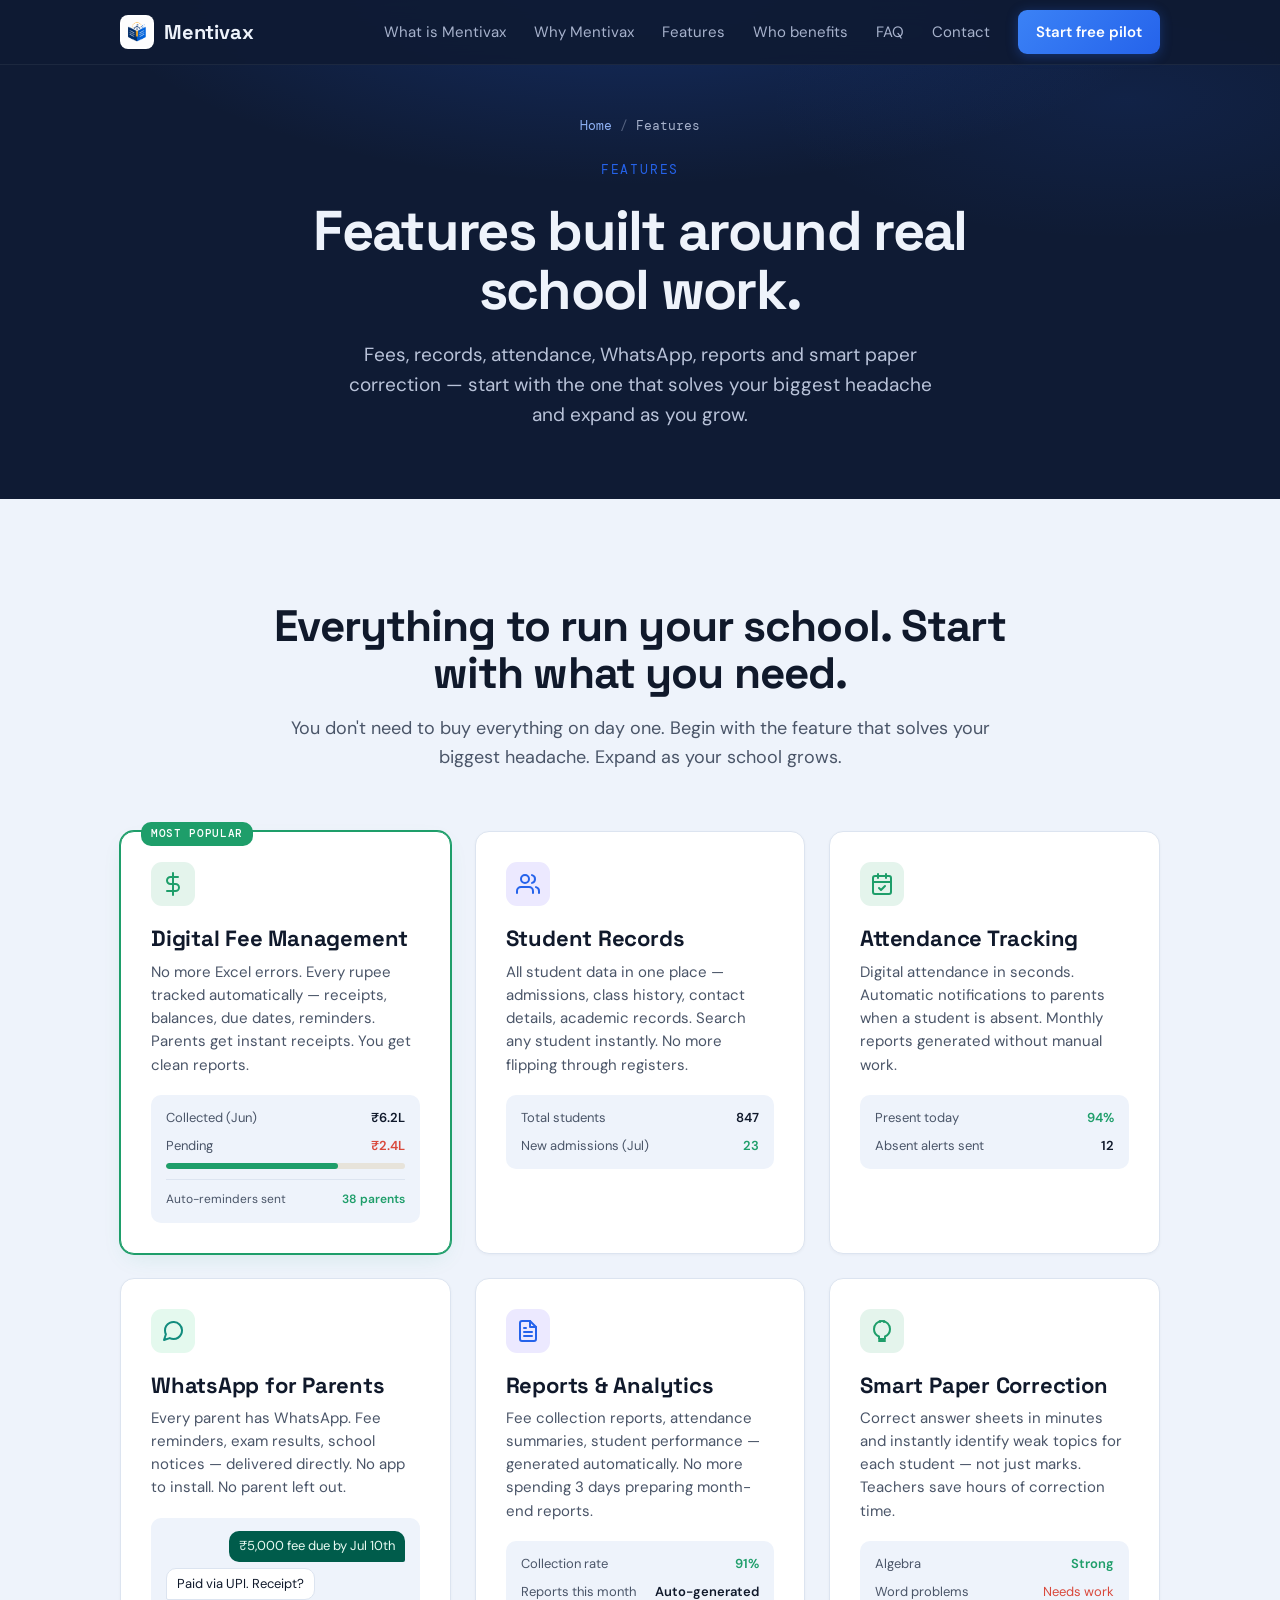
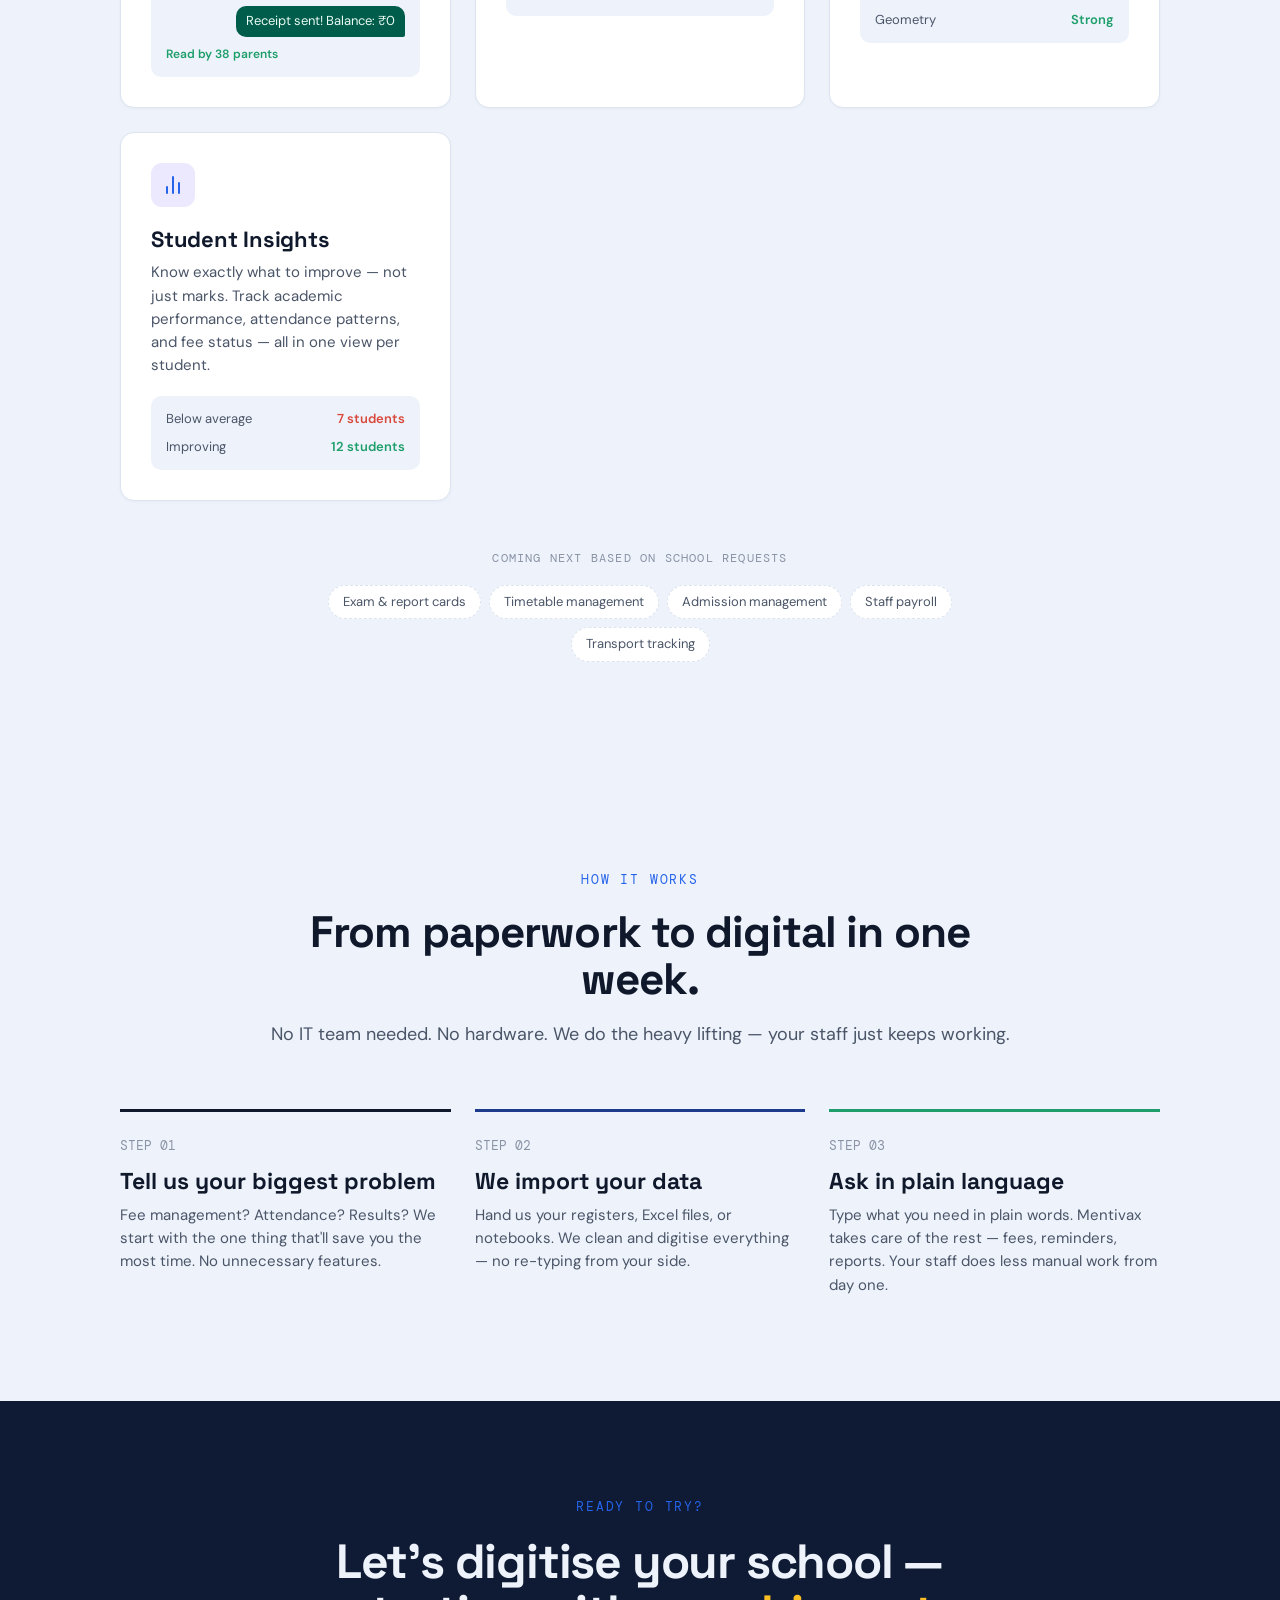
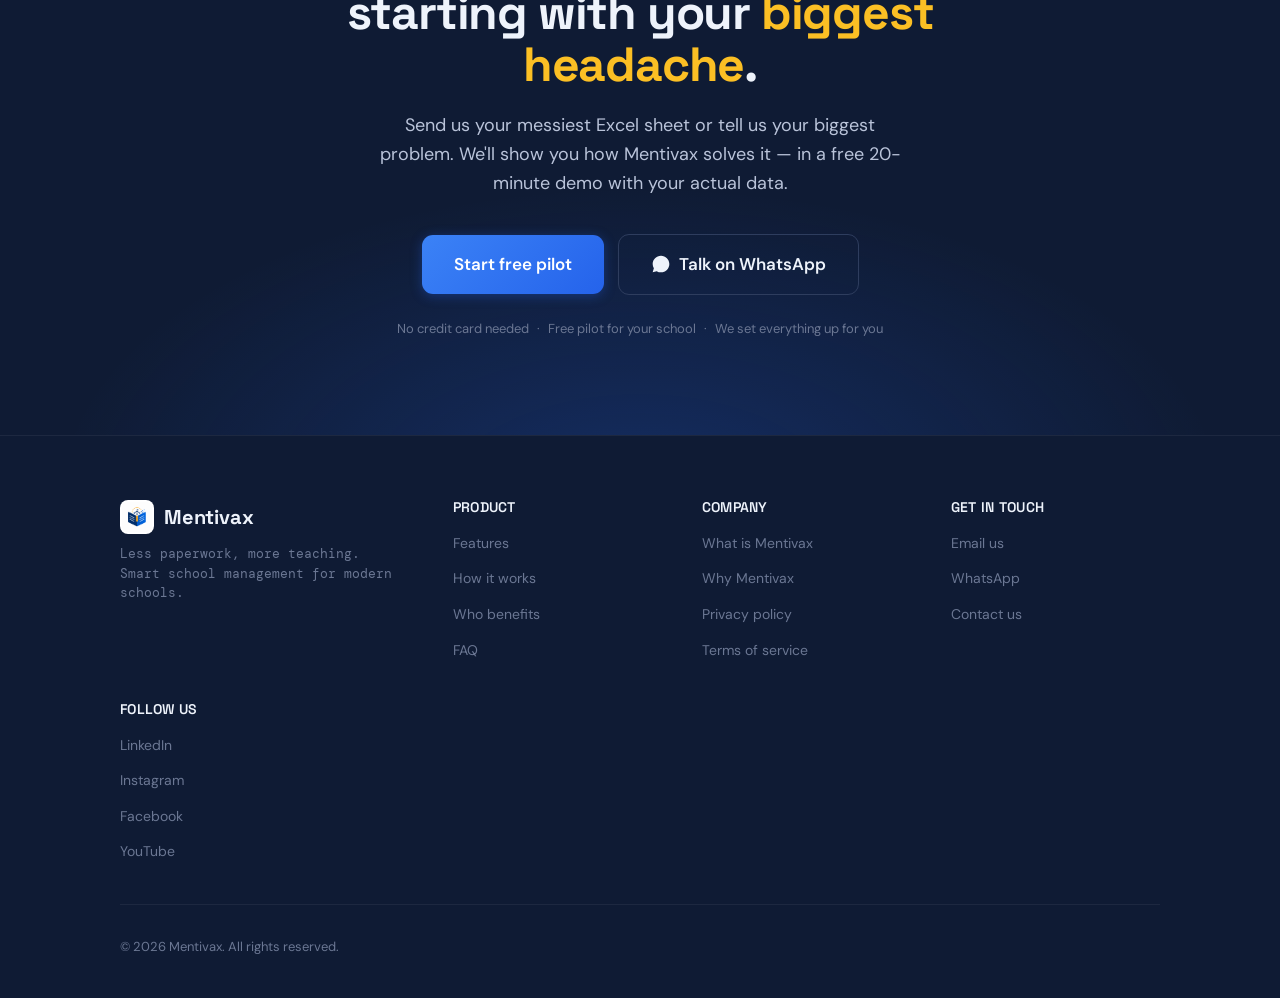
<file: features/index.html>
<!DOCTYPE html>
<html lang="en">
<head>
  <!-- Google tag (gtag.js) -->
  <script async src="https://www.googletagmanager.com/gtag/js?id=G-EMW6KZXQJM"></script>
  <script>
    window.dataLayer = window.dataLayer || [];
    function gtag(){dataLayer.push(arguments);}
    gtag('js', new Date());
    gtag('config', 'G-EMW6KZXQJM');
  </script>
  <meta charset="utf-8">
  <meta name="viewport" content="width=device-width, initial-scale=1">
  <title>Features — Fees, Records, Attendance & WhatsApp | Mentivax</title>
  <meta name="description" content="Everything to run your school: digital fee management, student records, attendance, WhatsApp for parents, reports and smart paper correction. Start with what you need.">
  <meta name="author" content="Mentivax">
  <meta name="robots" content="index, follow">
  <link rel="canonical" href="https://www.mentivax.com/features/">

  <!-- Open Graph -->
  <meta property="og:type" content="website">
  <meta property="og:url" content="https://www.mentivax.com/features/">
  <meta property="og:title" content="Mentivax Features">
  <meta property="og:description" content="Everything to run your school: digital fee management, student records, attendance, WhatsApp for parents, reports and smart paper correction. Start with what you need.">
  <meta property="og:image" content="https://www.mentivax.com/images/og-image.png">
  <meta property="og:image:width" content="1200">
  <meta property="og:image:height" content="600">
  <meta property="og:site_name" content="Mentivax">
  <meta property="og:locale" content="en_US">

  <!-- Twitter Card -->
  <meta name="twitter:card" content="summary_large_image">
  <meta name="twitter:title" content="Mentivax Features">
  <meta name="twitter:description" content="Everything to run your school: digital fee management, student records, attendance, WhatsApp for parents, reports and smart paper correction. Start with what you need.">
  <meta name="twitter:image" content="https://www.mentivax.com/images/og-image.png">

  <!-- Favicon -->
  <link rel="icon" type="image/svg+xml" href="/images/favicon.svg">
  <link rel="icon" type="image/png" sizes="32x32" href="/images/favicon-32.png">
  <link rel="apple-touch-icon" sizes="180x180" href="/images/apple-touch-icon.png">

  <!-- PWA -->
  <meta name="theme-color" content="#0F1B34">
  <link rel="manifest" href="/manifest.json">

  <!-- Fonts -->
  <link rel="preconnect" href="https://fonts.googleapis.com">
  <link rel="preconnect" href="https://fonts.gstatic.com" crossorigin>
  <link href="https://fonts.googleapis.com/css2?family=DM+Mono:wght@400;500&family=DM+Sans:wght@400;500;600;700&family=Space+Grotesk:wght@400;500;600;700&display=swap" rel="stylesheet">

  <!-- Styles -->
  <link rel="stylesheet" href="/css/style.css">
  <script type="application/ld+json">
  {
    "@context": "https://schema.org",
    "@type": "BreadcrumbList",
    "itemListElement": [
      { "@type": "ListItem", "position": 1, "name": "Home", "item": "https://www.mentivax.com/" },
      { "@type": "ListItem", "position": 2, "name": "Features", "item": "https://www.mentivax.com/features/" }
    ]
  }
  </script>
</head>
<body>
  <a href="#main" class="skip-link">Skip to content</a>

  <!-- HEADER / NAV -->
  <header class="site-header" id="header">
    <div class="container header-inner">
      <a href="/" class="logo" aria-label="Mentivax home">
        <img src="/images/logo.png" alt="" class="logo-img" width="34" height="34" aria-hidden="true">
        <span class="logo-text">Mentivax</span>
      </a>
      <button class="mobile-menu-btn" id="menuBtn" aria-label="Open menu" aria-expanded="false" aria-controls="mainNav">
        <span></span><span></span><span></span>
      </button>
      <nav class="main-nav" id="mainNav" aria-label="Main navigation">
        <ul>
          <li><a href="/what-is-mentivax/">What is Mentivax</a></li>
          <li><a href="/why-mentivax/">Why Mentivax</a></li>
          <li><a href="/features/" aria-current="page">Features</a></li>
          <li><a href="/who-benefits/">Who benefits</a></li>
          <li><a href="/faq/">FAQ</a></li>
          <li><a href="/contact/">Contact</a></li>
          <li><a href="https://wa.me/918760239085?text=Hi!%20I%27d%20like%20to%20start%20a%20free%20pilot%20for%20my%20school." class="btn btn-primary btn-sm" target="_blank" rel="noopener">Start free pilot</a></li>
        </ul>
      </nav>
    </div>
  </header>

  <main id="main">

    <section class="page-hero">
      <nav class="breadcrumb" aria-label="Breadcrumb">
      <a href="/">Home</a><span aria-hidden="true">/</span><span>Features</span>
    </nav>
      <p class="section-label">Features</p>
      <h1 class="page-hero-title">Features built around real school work.</h1>
      <p class="page-hero-subtitle">Fees, records, attendance, WhatsApp, reports and smart paper correction — start with the one that solves your biggest headache and expand as you grow.</p>
    </section>

    <section class="features" id="features">
      <div class="container">
        <div class="section-header">
          <h2 class="section-title">Everything to run your school. Start with what you need.</h2>
          <p class="section-desc">You don't need to buy everything on day one. Begin with the feature that solves your biggest headache. Expand as your school grows.</p>
        </div>

        <div class="features-grid features-grid--full">
          <!-- Fee Management — PRIMARY -->
          <article class="feature-card feature-card--highlight reveal">
            <div class="feature-badge">Most popular</div>
            <div class="feature-icon feature-icon--green" aria-hidden="true">
              <svg width="24" height="24" viewBox="0 0 24 24" fill="none" stroke="currentColor" stroke-width="2" stroke-linecap="round" stroke-linejoin="round"><line x1="12" y1="1" x2="12" y2="23"/><path d="M17 5H9.5a3.5 3.5 0 000 7h5a3.5 3.5 0 010 7H6"/></svg>
            </div>
            <h3 class="feature-title">Digital Fee Management</h3>
            <p class="feature-desc">No more Excel errors. Every rupee tracked automatically — receipts, balances, due dates, reminders. Parents get instant receipts. You get clean reports.</p>
            <div class="feature-demo">
              <div class="feature-demo-row">
                <span>Collected (Jun)</span><span class="fw-600">&#8377;6.2L</span>
              </div>
              <div class="feature-demo-row">
                <span>Pending</span><span class="text-red fw-600">&#8377;2.4L</span>
              </div>
              <div class="progress-bar">
                <div class="progress-bar-fill" style="--progress: 72%"></div>
              </div>
              <div class="feature-demo-row feature-demo-row--small">
                <span>Auto-reminders sent</span><span class="text-green">38 parents</span>
              </div>
            </div>
          </article>

          <!-- Student Records -->
          <article class="feature-card reveal">
            <div class="feature-icon feature-icon--purple" aria-hidden="true">
              <svg width="24" height="24" viewBox="0 0 24 24" fill="none" stroke="currentColor" stroke-width="2" stroke-linecap="round" stroke-linejoin="round"><path d="M17 21v-2a4 4 0 00-4-4H5a4 4 0 00-4 4v2"/><circle cx="9" cy="7" r="4"/><path d="M23 21v-2a4 4 0 00-3-3.87"/><path d="M16 3.13a4 4 0 010 7.75"/></svg>
            </div>
            <h3 class="feature-title">Student Records</h3>
            <p class="feature-desc">All student data in one place — admissions, class history, contact details, academic records. Search any student instantly. No more flipping through registers.</p>
            <div class="feature-demo">
              <div class="feature-demo-row">
                <span>Total students</span><span class="fw-600">847</span>
              </div>
              <div class="feature-demo-row">
                <span>New admissions (Jul)</span><span class="text-green">23</span>
              </div>
            </div>
          </article>

          <!-- Attendance -->
          <article class="feature-card reveal">
            <div class="feature-icon feature-icon--green" aria-hidden="true">
              <svg width="24" height="24" viewBox="0 0 24 24" fill="none" stroke="currentColor" stroke-width="2" stroke-linecap="round" stroke-linejoin="round"><rect x="3" y="4" width="18" height="18" rx="2" ry="2"/><line x1="16" y1="2" x2="16" y2="6"/><line x1="8" y1="2" x2="8" y2="6"/><line x1="3" y1="10" x2="21" y2="10"/><path d="M9 16l2 2 4-4"/></svg>
            </div>
            <h3 class="feature-title">Attendance Tracking</h3>
            <p class="feature-desc">Digital attendance in seconds. Automatic notifications to parents when a student is absent. Monthly reports generated without manual work.</p>
            <div class="feature-demo">
              <div class="feature-demo-row">
                <span>Present today</span><span class="text-green fw-600">94%</span>
              </div>
              <div class="feature-demo-row">
                <span>Absent alerts sent</span><span class="fw-600">12</span>
              </div>
            </div>
          </article>

          <!-- WhatsApp -->
          <article class="feature-card reveal">
            <div class="feature-icon feature-icon--wa" aria-hidden="true">
              <svg width="24" height="24" viewBox="0 0 24 24" fill="none" stroke="currentColor" stroke-width="2" stroke-linecap="round" stroke-linejoin="round"><path d="M21 11.5a8.38 8.38 0 0 1-.9 3.8 8.5 8.5 0 0 1-7.6 4.7 8.38 8.38 0 0 1-3.8-.9L3 21l1.9-5.7a8.38 8.38 0 0 1-.9-3.8 8.5 8.5 0 0 1 4.7-7.6 8.38 8.38 0 0 1 3.8-.9h.5a8.48 8.48 0 0 1 8 8v.5z"/></svg>
            </div>
            <h3 class="feature-title">WhatsApp for Parents</h3>
            <p class="feature-desc">Every parent has WhatsApp. Fee reminders, exam results, school notices — delivered directly. No app to install. No parent left out.</p>
            <div class="feature-demo feature-demo--chat">
              <span class="chat-bubble">&#8377;5,000 fee due by Jul 10th</span>
              <span class="chat-bubble chat-bubble--reply">Paid via UPI. Receipt?</span>
              <span class="chat-bubble chat-bubble--bot">Receipt sent! Balance: &#8377;0</span>
              <span class="chat-status">Read by 38 parents</span>
            </div>
          </article>

          <!-- Reports -->
          <article class="feature-card reveal">
            <div class="feature-icon feature-icon--purple" aria-hidden="true">
              <svg width="24" height="24" viewBox="0 0 24 24" fill="none" stroke="currentColor" stroke-width="2" stroke-linecap="round" stroke-linejoin="round"><path d="M14 2H6a2 2 0 00-2 2v16a2 2 0 002 2h12a2 2 0 002-2V8z"/><polyline points="14 2 14 8 20 8"/><line x1="16" y1="13" x2="8" y2="13"/><line x1="16" y1="17" x2="8" y2="17"/><polyline points="10 9 9 9 8 9"/></svg>
            </div>
            <h3 class="feature-title">Reports &amp; Analytics</h3>
            <p class="feature-desc">Fee collection reports, attendance summaries, student performance — generated automatically. No more spending 3 days preparing month-end reports.</p>
            <div class="feature-demo">
              <div class="feature-demo-row">
                <span>Collection rate</span><span class="text-green fw-600">91%</span>
              </div>
              <div class="feature-demo-row">
                <span>Reports this month</span><span class="fw-600">Auto-generated</span>
              </div>
            </div>
          </article>

          <!-- Smart Paper Correction -->
          <article class="feature-card reveal">
            <div class="feature-icon feature-icon--green" aria-hidden="true">
              <svg width="24" height="24" viewBox="0 0 24 24" fill="none" stroke="currentColor" stroke-width="2" stroke-linecap="round" stroke-linejoin="round"><path d="M12 2a8 8 0 0 0-8 8c0 3.4 2.1 6.3 5 7.5V20h6v-2.5c2.9-1.2 5-4.1 5-7.5a8 8 0 0 0-8-8z"/><path d="M9 22h6"/><path d="M10 2v1"/><path d="M14 2v1"/></svg>
            </div>
            <h3 class="feature-title">Smart Paper Correction</h3>
            <p class="feature-desc">Correct answer sheets in minutes and instantly identify weak topics for each student — not just marks. Teachers save hours of correction time.</p>
            <div class="feature-demo">
              <div class="feature-demo-row">
                <span>Algebra</span><span class="text-green">Strong</span>
              </div>
              <div class="feature-demo-row">
                <span>Word problems</span><span class="text-red">Needs work</span>
              </div>
              <div class="feature-demo-row">
                <span>Geometry</span><span class="text-green">Strong</span>
              </div>
            </div>
          </article>

          <!-- Student Insights -->
          <article class="feature-card reveal">
            <div class="feature-icon feature-icon--purple" aria-hidden="true">
              <svg width="24" height="24" viewBox="0 0 24 24" fill="none" stroke="currentColor" stroke-width="2" stroke-linecap="round" stroke-linejoin="round"><line x1="18" y1="20" x2="18" y2="10"/><line x1="12" y1="20" x2="12" y2="4"/><line x1="6" y1="20" x2="6" y2="14"/></svg>
            </div>
            <h3 class="feature-title">Student Insights</h3>
            <p class="feature-desc">Know exactly what to improve — not just marks. Track academic performance, attendance patterns, and fee status — all in one view per student.</p>
            <div class="feature-demo">
              <div class="feature-demo-row">
                <span>Below average</span><span class="text-red fw-600">7 students</span>
              </div>
              <div class="feature-demo-row">
                <span>Improving</span><span class="text-green fw-600">12 students</span>
              </div>
            </div>
          </article>
        </div>

        <!-- Coming soon features -->
        <div class="coming-soon">
          <p class="coming-soon-label">Coming next based on school requests</p>
          <div class="coming-soon-tags">
            <span class="coming-tag">Exam &amp; report cards</span>
            <span class="coming-tag">Timetable management</span>
            <span class="coming-tag">Admission management</span>
            <span class="coming-tag">Staff payroll</span>
            <span class="coming-tag">Transport tracking</span>
          </div>
        </div>
      </div>
    </section>

    <section class="how-it-works" id="how-it-works">
      <div class="container">
        <div class="section-header">
          <p class="section-label">How it works</p>
          <h2 class="section-title">From paperwork to digital in one week.</h2>
          <p class="section-desc">No IT team needed. No hardware. We do the heavy lifting — your staff just keeps working.</p>
        </div>

        <div class="steps-grid">
          <div class="step reveal" data-accent="dark">
            <div class="step-number">Step 01</div>
            <h3 class="step-title">Tell us your biggest problem</h3>
            <p class="step-desc">Fee management? Attendance? Results? We start with the one thing that'll save you the most time. No unnecessary features.</p>
          </div>
          <div class="step reveal" data-accent="purple">
            <div class="step-number">Step 02</div>
            <h3 class="step-title">We import your data</h3>
            <p class="step-desc">Hand us your registers, Excel files, or notebooks. We clean and digitise everything — no re-typing from your side.</p>
          </div>
          <div class="step reveal" data-accent="green">
            <div class="step-number">Step 03</div>
            <h3 class="step-title">Ask in plain language</h3>
            <p class="step-desc">Type what you need in plain words. Mentivax takes care of the rest — fees, reminders, reports. Your staff does less manual work from day one.</p>
          </div>
        </div>
      </div>
    </section>

    <section class="cta" id="cta">
      <div class="container">
        <p class="cta-label">Ready to try?</p>
        <h2 class="cta-title">Let's digitise your school —<br> starting with your <em>biggest headache</em>.</h2>
        <p class="cta-desc">Send us your messiest Excel sheet or tell us your biggest problem. We'll show you how Mentivax solves it — in a free 20-minute demo with your actual data.</p>
        <div class="cta-actions">
          <a href="https://wa.me/918760239085?text=Hi!%20I%27d%20like%20to%20start%20a%20free%20pilot%20for%20my%20school." class="btn btn-primary btn-lg" target="_blank" rel="noopener">Start free pilot</a>
          <a href="https://wa.me/918760239085?text=Hi!%20I%20have%20a%20question%20about%20Mentivax." class="btn btn-outline btn-lg" target="_blank" rel="noopener">
            <svg width="20" height="20" viewBox="0 0 24 24" fill="currentColor" style="margin-right:8px;" aria-hidden="true"><path d="M17.472 14.382c-.297-.149-1.758-.867-2.03-.967-.273-.099-.471-.148-.67.15-.197.297-.767.966-.94 1.164-.173.199-.347.223-.644.075-.297-.15-1.255-.463-2.39-1.475-.883-.788-1.48-1.761-1.653-2.059-.173-.297-.018-.458.13-.606.134-.133.298-.347.446-.52.149-.174.198-.298.298-.497.099-.198.05-.371-.025-.52-.075-.149-.669-1.612-.916-2.207-.242-.579-.487-.5-.669-.51-.173-.008-.371-.01-.57-.01-.198 0-.52.074-.792.372-.272.297-1.04 1.016-1.04 2.479 0 1.462 1.065 2.875 1.213 3.074.149.198 2.096 3.2 5.077 4.487.709.306 1.262.489 1.694.625.712.227 1.36.195 1.871.118.571-.085 1.758-.719 2.006-1.413.248-.694.248-1.289.173-1.413-.074-.124-.272-.198-.57-.347z"/><path d="M12 2C6.477 2 2 6.477 2 12c0 1.89.525 3.66 1.438 5.168L2 22l4.832-1.438A9.955 9.955 0 0012 22c5.523 0 10-4.477 10-10S17.523 2 12 2z"/></svg>
            Talk on WhatsApp
          </a>
        </div>
        <div class="cta-reassurance">
          <span>No credit card needed</span>
          <span class="cta-dot">&middot;</span>
          <span>Free pilot for your school</span>
          <span class="cta-dot">&middot;</span>
          <span>We set everything up for you</span>
        </div>
      </div>
    </section>
  </main>

  <!-- FOOTER -->
  <footer class="site-footer" id="footer">
    <div class="container footer-inner">
      <div class="footer-brand">
        <a href="/" class="logo" aria-label="Mentivax home">
          <img src="/images/logo.png" alt="" class="logo-img" width="34" height="34" aria-hidden="true">
          <span class="logo-text">Mentivax</span>
        </a>
        <p class="footer-tagline">Less paperwork, more teaching.<br>Smart school management for modern schools.</p>
      </div>
      <nav class="footer-nav" aria-label="Footer navigation">
        <div class="footer-col">
          <h4>Product</h4>
          <ul>
            <li><a href="/features/">Features</a></li>
            <li><a href="/features/#how-it-works">How it works</a></li>
            <li><a href="/who-benefits/">Who benefits</a></li>
            <li><a href="/faq/">FAQ</a></li>
          </ul>
        </div>
        <div class="footer-col">
          <h4>Company</h4>
          <ul>
            <li><a href="/what-is-mentivax/">What is Mentivax</a></li>
            <li><a href="/why-mentivax/">Why Mentivax</a></li>
            <li><a href="/privacy/">Privacy policy</a></li>
            <li><a href="/terms/">Terms of service</a></li>
          </ul>
        </div>
        <div class="footer-col">
          <h4>Get in touch</h4>
          <ul>
            <li><a href="mailto:tprakash11121996@gmail.com?subject=Mentivax%20Enquiry">Email us</a></li>
            <li><a href="https://wa.me/918760239085?text=Hi!%20I%20have%20a%20question%20about%20Mentivax." target="_blank" rel="noopener">WhatsApp</a></li>
            <li><a href="/contact/">Contact us</a></li>
          </ul>
        </div>
        <div class="footer-col">
          <h4>Follow us</h4>
          <ul>
            <li><a href="https://www.linkedin.com/company/mentivax/" target="_blank" rel="noopener">LinkedIn</a></li>
            <li><a href="https://www.instagram.com/mentivax" target="_blank" rel="noopener">Instagram</a></li>
            <li><a href="https://www.facebook.com/mentivax" target="_blank" rel="noopener">Facebook</a></li>
            <li><a href="https://www.youtube.com/@mentivaxschool" target="_blank" rel="noopener">YouTube</a></li>
          </ul>
        </div>
      </nav>
      <div class="footer-bottom">
        <p>&copy; 2026 Mentivax. All rights reserved.</p>
      </div>
    </div>
  </footer>

  <script src="/js/main.js" defer></script>
</body>
</html>
</file>
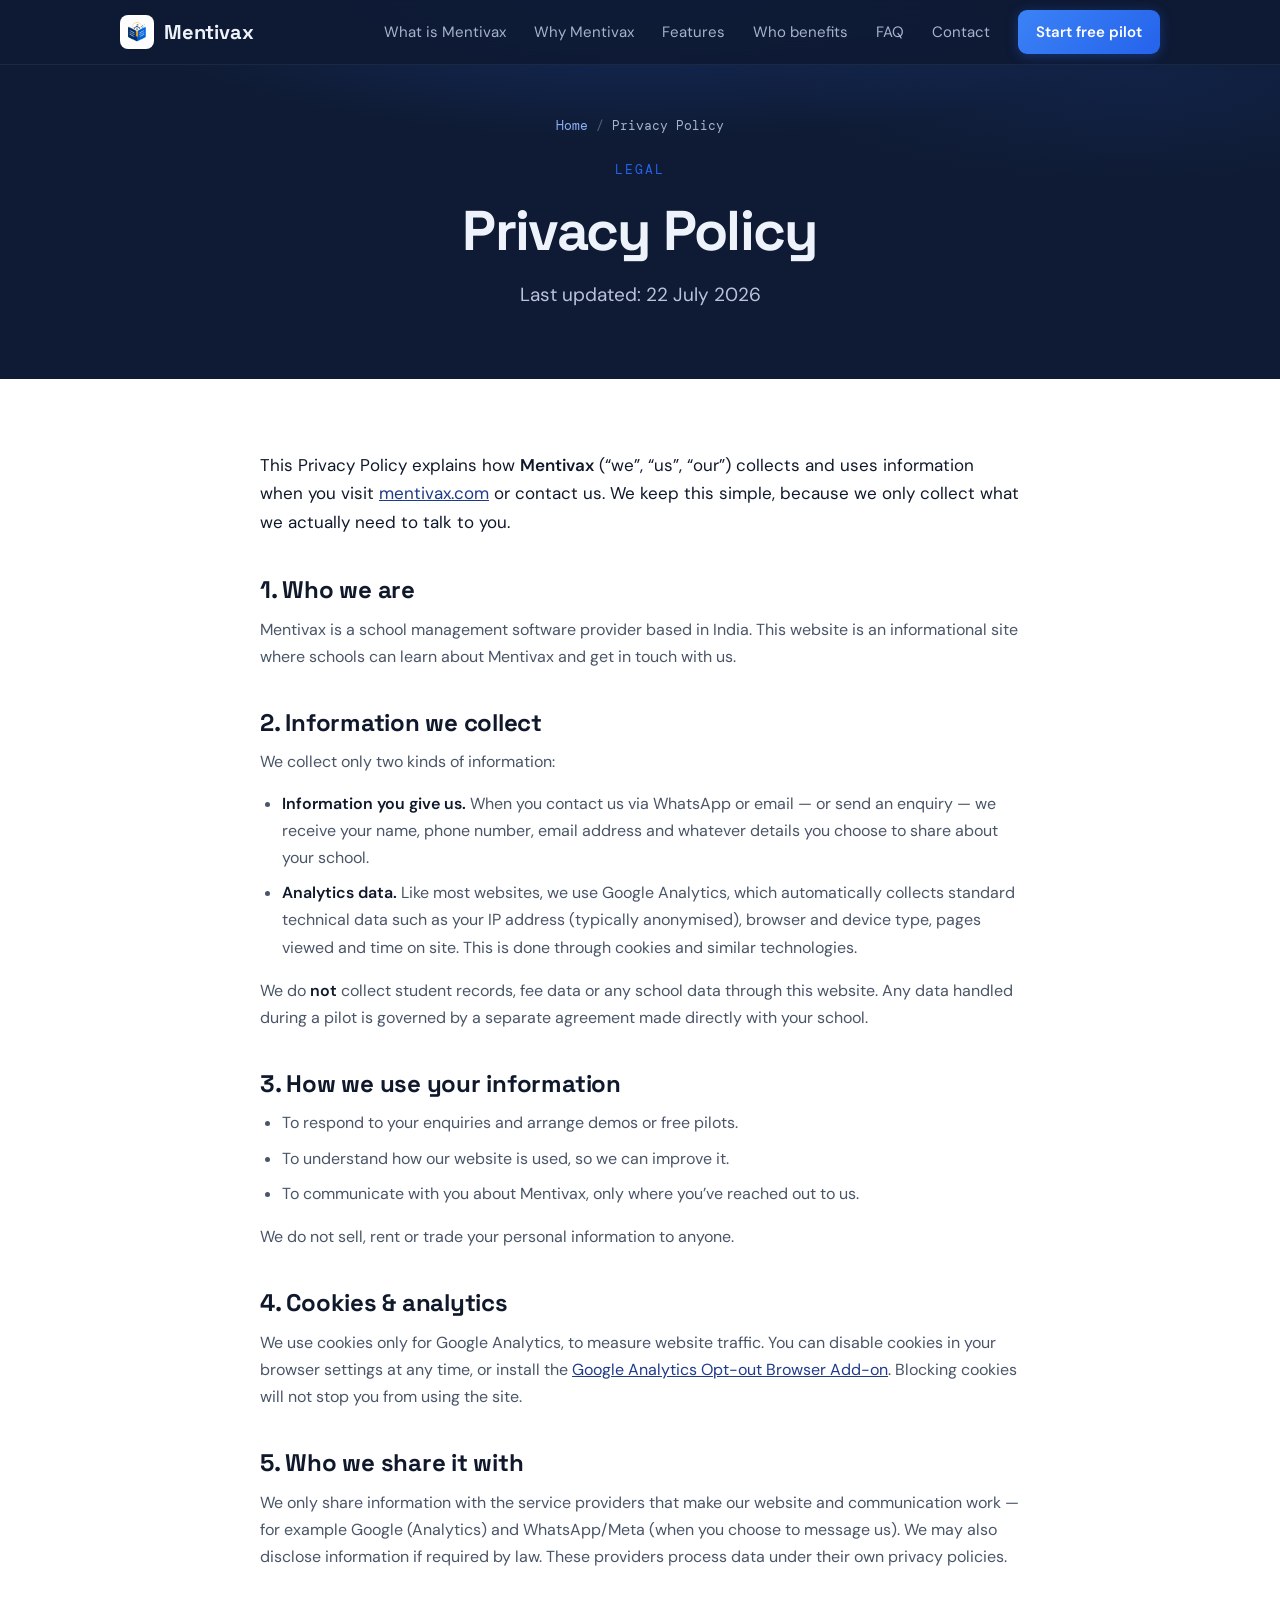
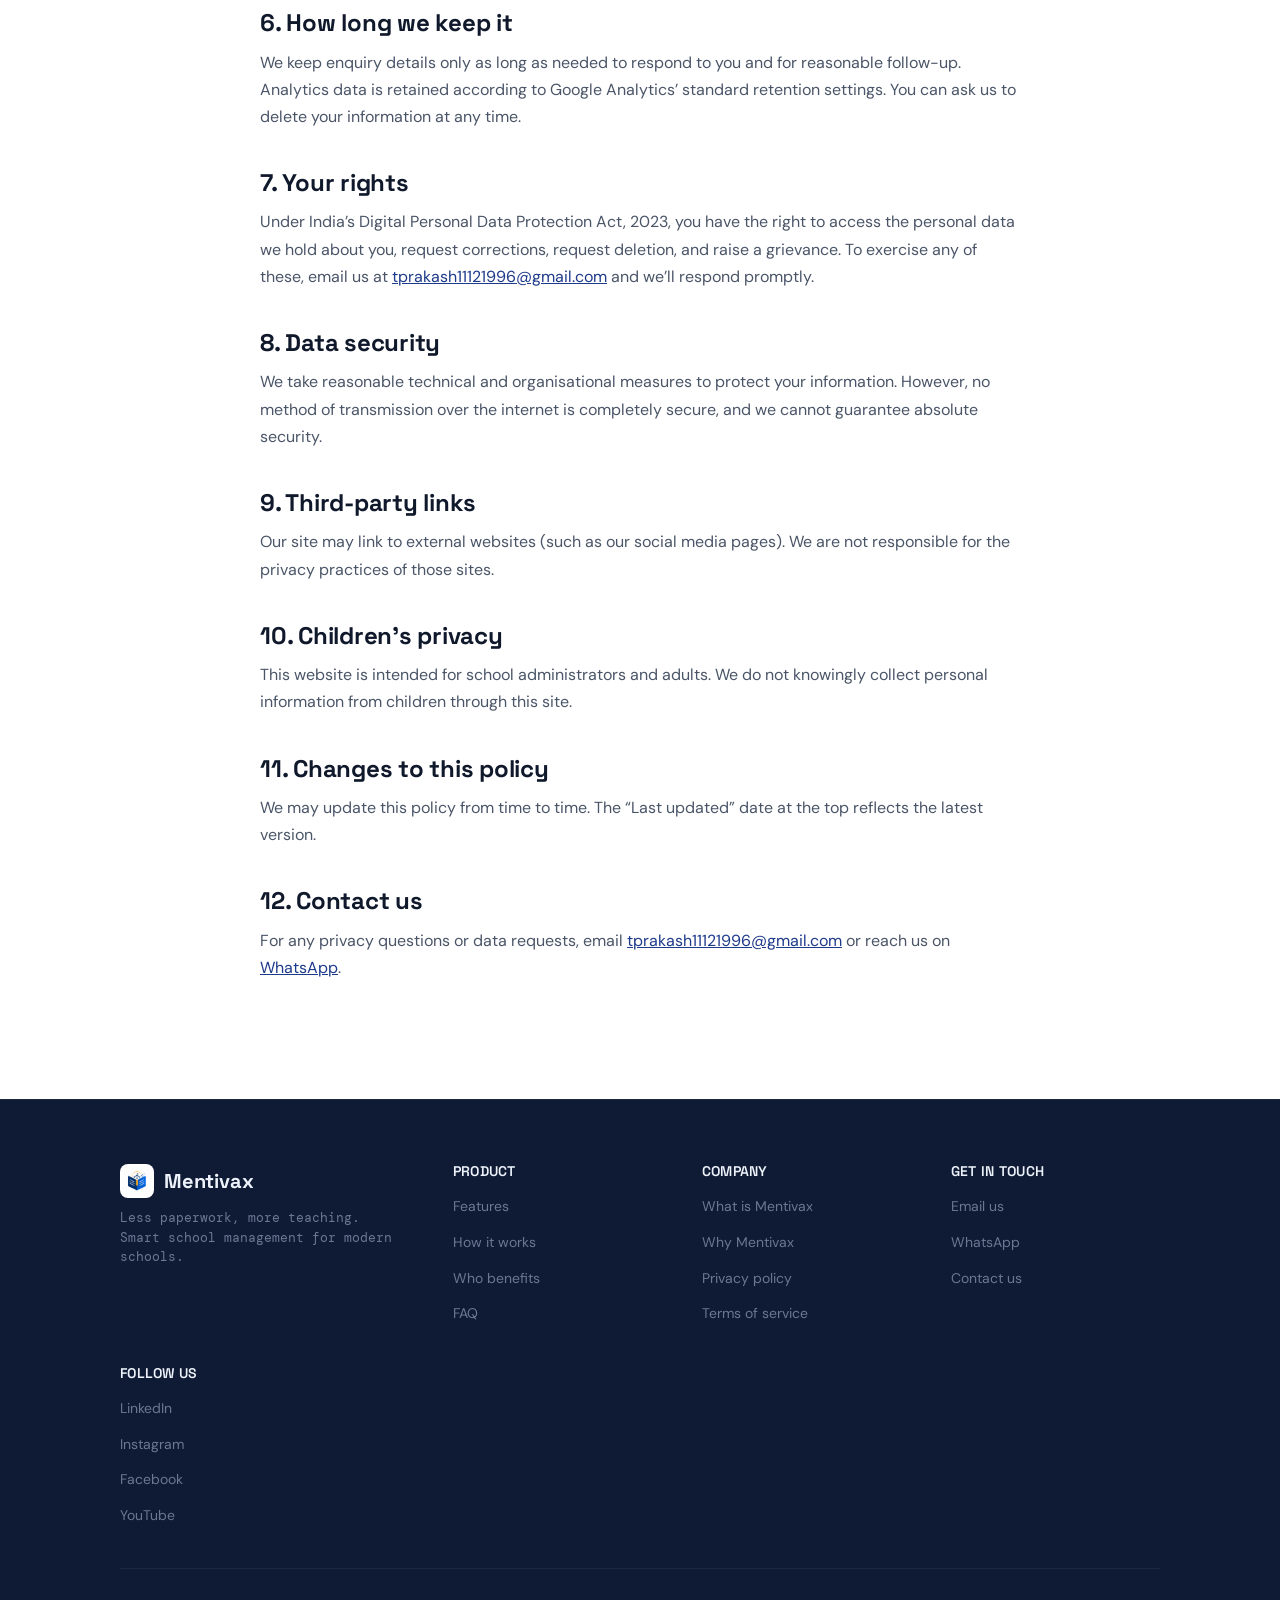
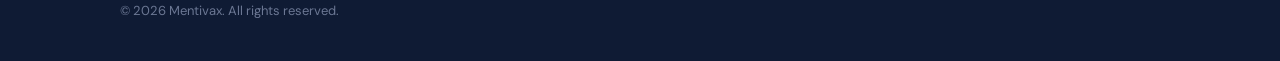
<file: privacy/index.html>
<!DOCTYPE html>
<html lang="en">
<head>
  <!-- Google tag (gtag.js) -->
  <script async src="https://www.googletagmanager.com/gtag/js?id=G-EMW6KZXQJM"></script>
  <script>
    window.dataLayer = window.dataLayer || [];
    function gtag(){dataLayer.push(arguments);}
    gtag('js', new Date());
    gtag('config', 'G-EMW6KZXQJM');
  </script>
  <meta charset="utf-8">
  <meta name="viewport" content="width=device-width, initial-scale=1">
  <title>Privacy Policy — Mentivax</title>
  <meta name="description" content="How Mentivax collects and uses your information. We only collect contact details you share and standard Google Analytics data. Read our privacy policy.">
  <meta name="author" content="Mentivax">
  <meta name="robots" content="index, follow">
  <link rel="canonical" href="https://www.mentivax.com/privacy/">

  <!-- Open Graph -->
  <meta property="og:type" content="website">
  <meta property="og:url" content="https://www.mentivax.com/privacy/">
  <meta property="og:title" content="Privacy Policy — Mentivax">
  <meta property="og:description" content="How Mentivax collects and uses your information. We only collect contact details you share and standard Google Analytics data. Read our privacy policy.">
  <meta property="og:image" content="https://www.mentivax.com/images/og-image.png">
  <meta property="og:site_name" content="Mentivax">

  <!-- Twitter Card -->
  <meta name="twitter:card" content="summary_large_image">
  <meta name="twitter:title" content="Privacy Policy — Mentivax">
  <meta name="twitter:description" content="How Mentivax collects and uses your information. We only collect contact details you share and standard Google Analytics data. Read our privacy policy.">
  <meta name="twitter:image" content="https://www.mentivax.com/images/og-image.png">

  <!-- Favicon -->
  <link rel="icon" type="image/svg+xml" href="/images/favicon.svg">
  <link rel="icon" type="image/png" sizes="32x32" href="/images/favicon-32.png">
  <link rel="apple-touch-icon" sizes="180x180" href="/images/apple-touch-icon.png">

  <!-- PWA -->
  <meta name="theme-color" content="#0F1B34">
  <link rel="manifest" href="/manifest.json">

  <!-- Fonts -->
  <link rel="preconnect" href="https://fonts.googleapis.com">
  <link rel="preconnect" href="https://fonts.gstatic.com" crossorigin>
  <link href="https://fonts.googleapis.com/css2?family=DM+Mono:wght@400;500&family=DM+Sans:wght@400;500;600;700&family=Space+Grotesk:wght@400;500;600;700&display=swap" rel="stylesheet">

  <!-- Styles -->
  <link rel="stylesheet" href="/css/style.css">
  <script type="application/ld+json">
  {
    "@context": "https://schema.org",
    "@type": "BreadcrumbList",
    "itemListElement": [
      { "@type": "ListItem", "position": 1, "name": "Home", "item": "https://www.mentivax.com/" },
      { "@type": "ListItem", "position": 2, "name": "Privacy Policy", "item": "https://www.mentivax.com/privacy/" }
    ]
  }
  </script>
</head>
<body>
  <a href="#main" class="skip-link">Skip to content</a>

  <!-- HEADER / NAV -->
  <header class="site-header" id="header">
    <div class="container header-inner">
      <a href="/" class="logo" aria-label="Mentivax home">
        <img src="/images/logo.png" alt="" class="logo-img" width="34" height="34" aria-hidden="true">
        <span class="logo-text">Mentivax</span>
      </a>
      <button class="mobile-menu-btn" id="menuBtn" aria-label="Open menu" aria-expanded="false" aria-controls="mainNav">
        <span></span><span></span><span></span>
      </button>
      <nav class="main-nav" id="mainNav" aria-label="Main navigation">
        <ul>
          <li><a href="/what-is-mentivax/">What is Mentivax</a></li>
          <li><a href="/why-mentivax/">Why Mentivax</a></li>
          <li><a href="/features/">Features</a></li>
          <li><a href="/who-benefits/">Who benefits</a></li>
          <li><a href="/faq/">FAQ</a></li>
          <li><a href="/contact/">Contact</a></li>
          <li><a href="https://wa.me/918760239085?text=Hi!%20I%27d%20like%20to%20start%20a%20free%20pilot%20for%20my%20school." class="btn btn-primary btn-sm" target="_blank" rel="noopener">Start free pilot</a></li>
        </ul>
      </nav>
    </div>
  </header>

  <main id="main">

    <section class="page-hero">
      <nav class="breadcrumb" aria-label="Breadcrumb">
        <a href="/">Home</a><span aria-hidden="true">/</span><span>Privacy Policy</span>
      </nav>
      <p class="section-label">Legal</p>
      <h1 class="page-hero-title">Privacy Policy</h1>
      <p class="page-hero-subtitle">Last updated: 22 July 2026</p>
    </section>

    <section class="legal-section">
      <div class="container">
        <div class="legal-content">
          <p class="legal-intro">This Privacy Policy explains how <strong>Mentivax</strong> (&ldquo;we&rdquo;, &ldquo;us&rdquo;, &ldquo;our&rdquo;) collects and uses information when you visit <a href="/">mentivax.com</a> or contact us. We keep this simple, because we only collect what we actually need to talk to you.</p>

          <h2>1. Who we are</h2>
          <p>Mentivax is a school management software provider based in India. This website is an informational site where schools can learn about Mentivax and get in touch with us.</p>

          <h2>2. Information we collect</h2>
          <p>We collect only two kinds of information:</p>
          <ul>
            <li><strong>Information you give us.</strong> When you contact us via WhatsApp or email &mdash; or send an enquiry &mdash; we receive your name, phone number, email address and whatever details you choose to share about your school.</li>
            <li><strong>Analytics data.</strong> Like most websites, we use Google Analytics, which automatically collects standard technical data such as your IP address (typically anonymised), browser and device type, pages viewed and time on site. This is done through cookies and similar technologies.</li>
          </ul>
          <p>We do <strong>not</strong> collect student records, fee data or any school data through this website. Any data handled during a pilot is governed by a separate agreement made directly with your school.</p>

          <h2>3. How we use your information</h2>
          <ul>
            <li>To respond to your enquiries and arrange demos or free pilots.</li>
            <li>To understand how our website is used, so we can improve it.</li>
            <li>To communicate with you about Mentivax, only where you&rsquo;ve reached out to us.</li>
          </ul>
          <p>We do not sell, rent or trade your personal information to anyone.</p>

          <h2>4. Cookies &amp; analytics</h2>
          <p>We use cookies only for Google Analytics, to measure website traffic. You can disable cookies in your browser settings at any time, or install the <a href="https://tools.google.com/dlpage/gaoptout" target="_blank" rel="noopener">Google Analytics Opt-out Browser Add-on</a>. Blocking cookies will not stop you from using the site.</p>

          <h2>5. Who we share it with</h2>
          <p>We only share information with the service providers that make our website and communication work &mdash; for example Google (Analytics) and WhatsApp/Meta (when you choose to message us). We may also disclose information if required by law. These providers process data under their own privacy policies.</p>

          <h2>6. How long we keep it</h2>
          <p>We keep enquiry details only as long as needed to respond to you and for reasonable follow-up. Analytics data is retained according to Google Analytics&rsquo; standard retention settings. You can ask us to delete your information at any time.</p>

          <h2>7. Your rights</h2>
          <p>Under India&rsquo;s Digital Personal Data Protection Act, 2023, you have the right to access the personal data we hold about you, request corrections, request deletion, and raise a grievance. To exercise any of these, email us at <a href="mailto:tprakash11121996@gmail.com?subject=Privacy%20Request">tprakash11121996@gmail.com</a> and we&rsquo;ll respond promptly.</p>

          <h2>8. Data security</h2>
          <p>We take reasonable technical and organisational measures to protect your information. However, no method of transmission over the internet is completely secure, and we cannot guarantee absolute security.</p>

          <h2>9. Third-party links</h2>
          <p>Our site may link to external websites (such as our social media pages). We are not responsible for the privacy practices of those sites.</p>

          <h2>10. Children&rsquo;s privacy</h2>
          <p>This website is intended for school administrators and adults. We do not knowingly collect personal information from children through this site.</p>

          <h2>11. Changes to this policy</h2>
          <p>We may update this policy from time to time. The &ldquo;Last updated&rdquo; date at the top reflects the latest version.</p>

          <h2>12. Contact us</h2>
          <p>For any privacy questions or data requests, email <a href="mailto:tprakash11121996@gmail.com?subject=Privacy%20Request">tprakash11121996@gmail.com</a> or reach us on <a href="https://wa.me/918760239085?text=Hi!%20I%20have%20a%20question%20about%20Mentivax." target="_blank" rel="noopener">WhatsApp</a>.</p>
        </div>
      </div>
    </section>

  </main>

  <!-- FOOTER -->
  <footer class="site-footer" id="footer">
    <div class="container footer-inner">
      <div class="footer-brand">
        <a href="/" class="logo" aria-label="Mentivax home">
          <img src="/images/logo.png" alt="" class="logo-img" width="34" height="34" aria-hidden="true">
          <span class="logo-text">Mentivax</span>
        </a>
        <p class="footer-tagline">Less paperwork, more teaching.<br>Smart school management for modern schools.</p>
      </div>
      <nav class="footer-nav" aria-label="Footer navigation">
        <div class="footer-col">
          <h4>Product</h4>
          <ul>
            <li><a href="/features/">Features</a></li>
            <li><a href="/features/#how-it-works">How it works</a></li>
            <li><a href="/who-benefits/">Who benefits</a></li>
            <li><a href="/faq/">FAQ</a></li>
          </ul>
        </div>
        <div class="footer-col">
          <h4>Company</h4>
          <ul>
            <li><a href="/what-is-mentivax/">What is Mentivax</a></li>
            <li><a href="/why-mentivax/">Why Mentivax</a></li>
            <li><a href="/privacy/">Privacy policy</a></li>
            <li><a href="/terms/">Terms of service</a></li>
          </ul>
        </div>
        <div class="footer-col">
          <h4>Get in touch</h4>
          <ul>
            <li><a href="mailto:tprakash11121996@gmail.com?subject=Mentivax%20Enquiry">Email us</a></li>
            <li><a href="https://wa.me/918760239085?text=Hi!%20I%20have%20a%20question%20about%20Mentivax." target="_blank" rel="noopener">WhatsApp</a></li>
            <li><a href="/contact/">Contact us</a></li>
          </ul>
        </div>
        <div class="footer-col">
          <h4>Follow us</h4>
          <ul>
            <li><a href="https://www.linkedin.com/company/mentivax/" target="_blank" rel="noopener">LinkedIn</a></li>
            <li><a href="https://www.instagram.com/mentivax" target="_blank" rel="noopener">Instagram</a></li>
            <li><a href="https://www.facebook.com/mentivax" target="_blank" rel="noopener">Facebook</a></li>
            <li><a href="https://www.youtube.com/@mentivaxschool" target="_blank" rel="noopener">YouTube</a></li>
          </ul>
        </div>
      </nav>
      <div class="footer-bottom">
        <p>&copy; 2026 Mentivax. All rights reserved.</p>
      </div>
    </div>
  </footer>

  <script src="/js/main.js" defer></script>
</body>
</html>
</file>
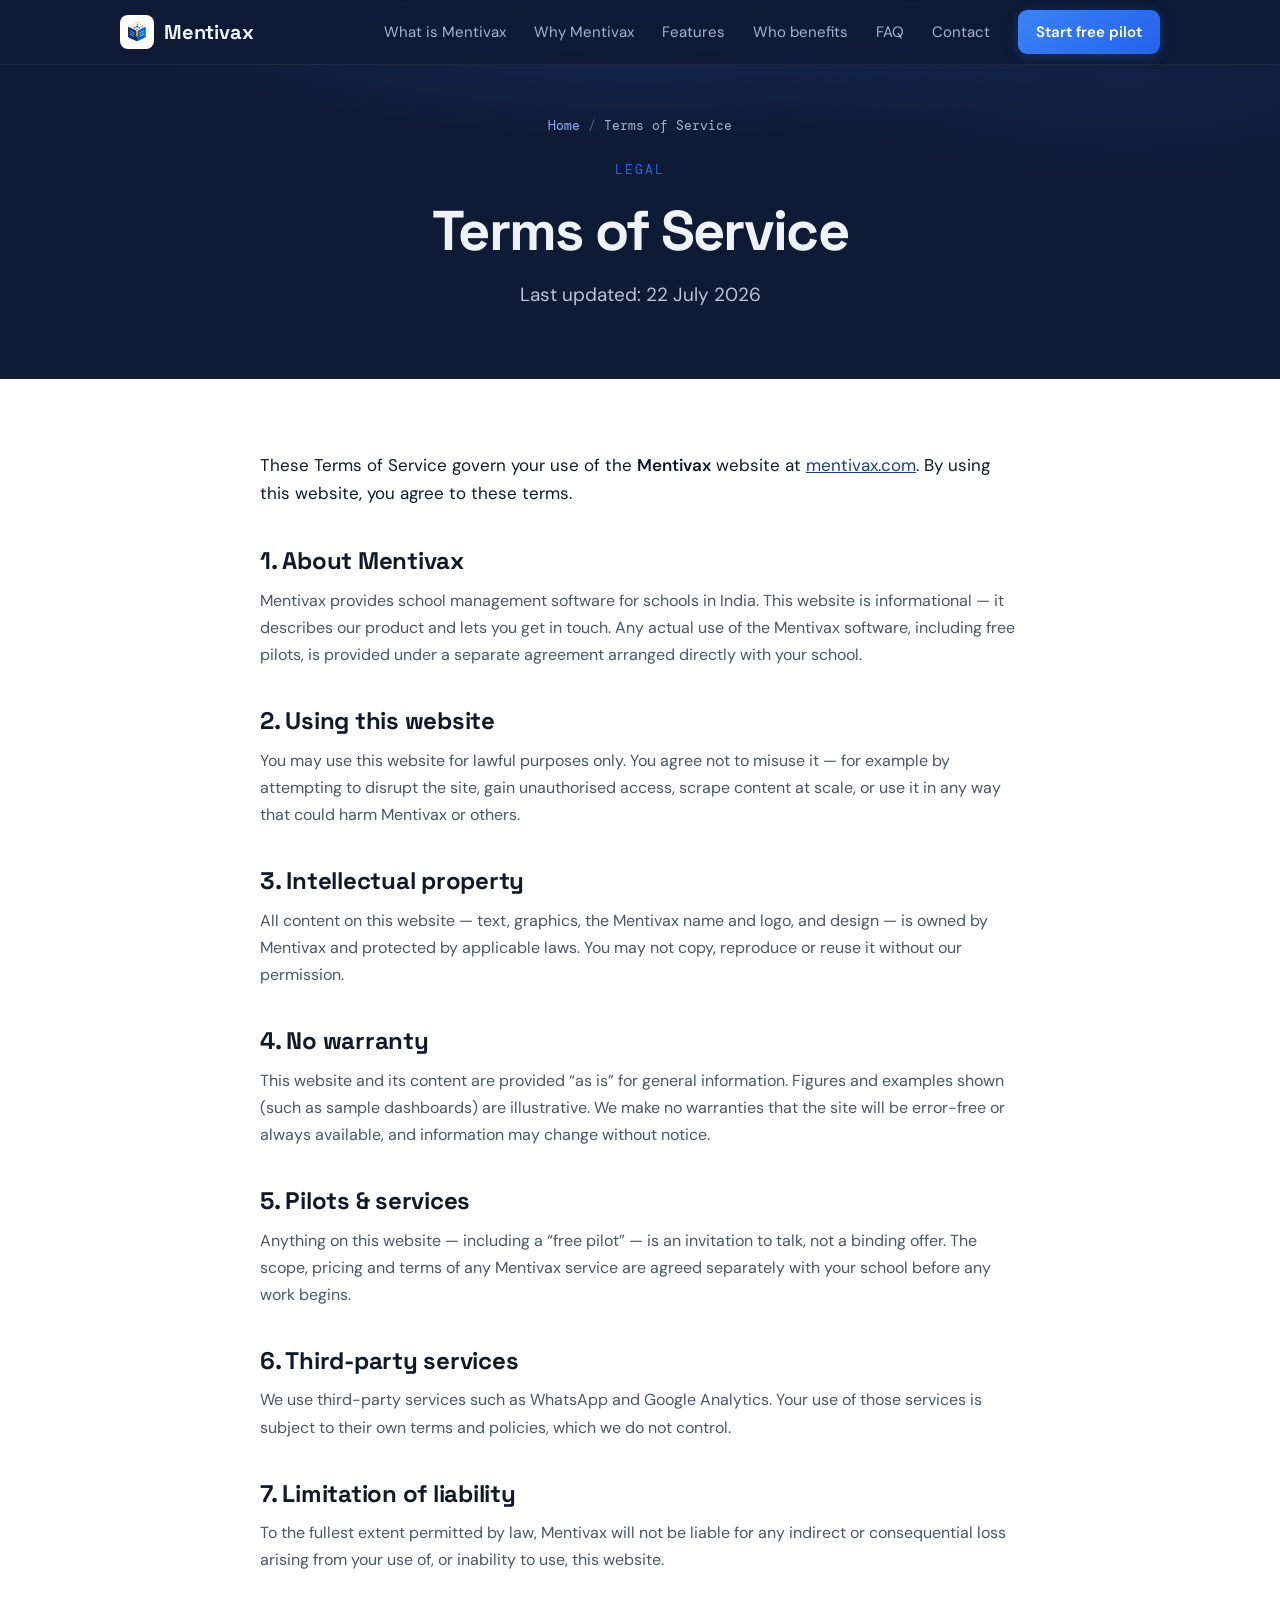
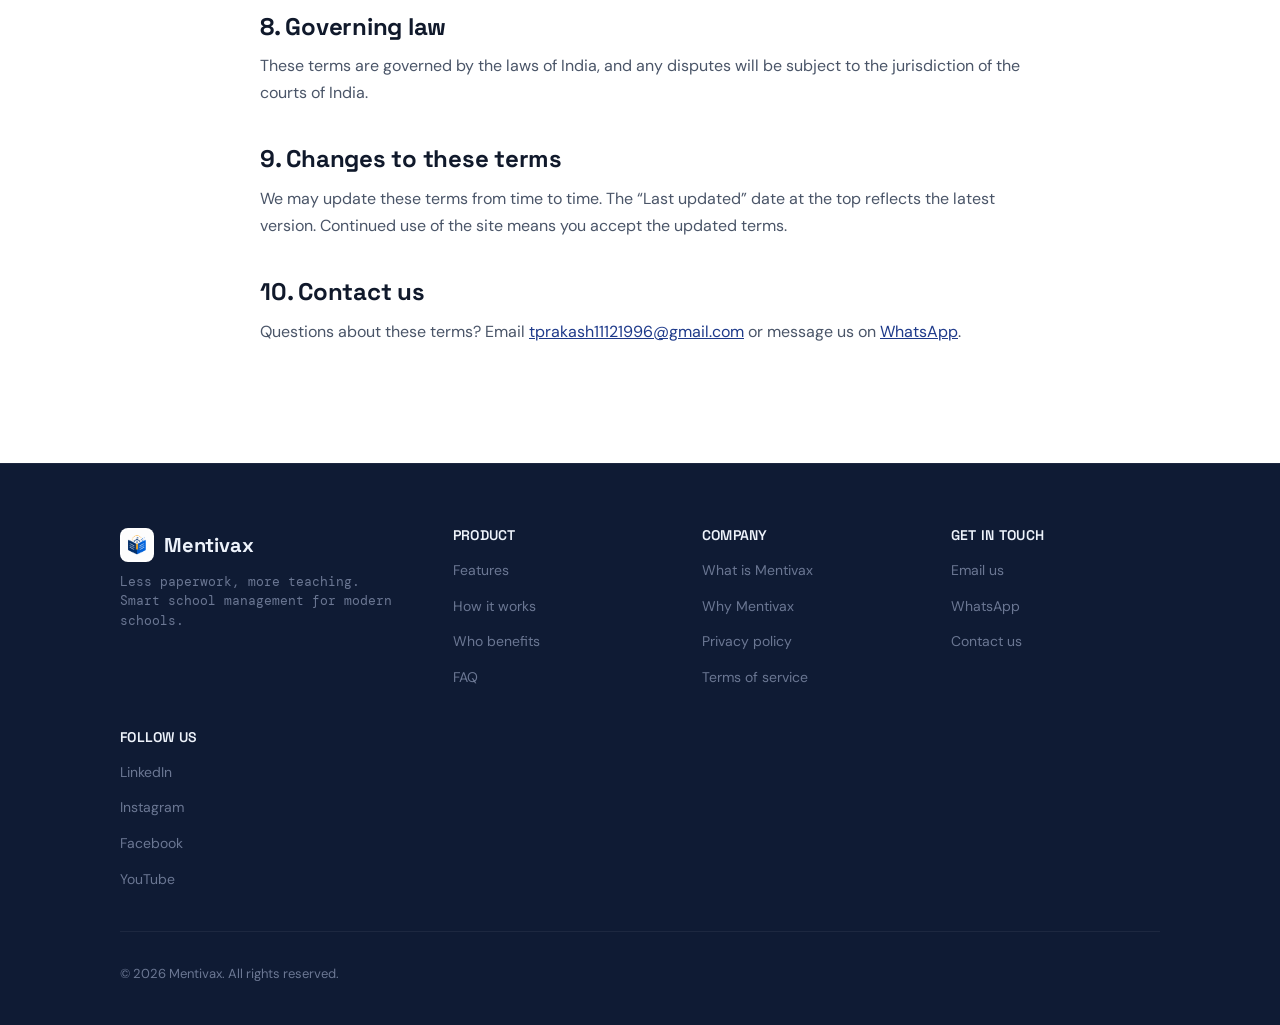
<file: terms/index.html>
<!DOCTYPE html>
<html lang="en">
<head>
  <!-- Google tag (gtag.js) -->
  <script async src="https://www.googletagmanager.com/gtag/js?id=G-EMW6KZXQJM"></script>
  <script>
    window.dataLayer = window.dataLayer || [];
    function gtag(){dataLayer.push(arguments);}
    gtag('js', new Date());
    gtag('config', 'G-EMW6KZXQJM');
  </script>
  <meta charset="utf-8">
  <meta name="viewport" content="width=device-width, initial-scale=1">
  <title>Terms of Service — Mentivax</title>
  <meta name="description" content="The terms governing your use of the Mentivax website. Read our terms of service.">
  <meta name="author" content="Mentivax">
  <meta name="robots" content="index, follow">
  <link rel="canonical" href="https://www.mentivax.com/terms/">

  <!-- Open Graph -->
  <meta property="og:type" content="website">
  <meta property="og:url" content="https://www.mentivax.com/terms/">
  <meta property="og:title" content="Terms of Service — Mentivax">
  <meta property="og:description" content="The terms governing your use of the Mentivax website. Read our terms of service.">
  <meta property="og:image" content="https://www.mentivax.com/images/og-image.png">
  <meta property="og:site_name" content="Mentivax">

  <!-- Twitter Card -->
  <meta name="twitter:card" content="summary_large_image">
  <meta name="twitter:title" content="Terms of Service — Mentivax">
  <meta name="twitter:description" content="The terms governing your use of the Mentivax website. Read our terms of service.">
  <meta name="twitter:image" content="https://www.mentivax.com/images/og-image.png">

  <!-- Favicon -->
  <link rel="icon" type="image/svg+xml" href="/images/favicon.svg">
  <link rel="icon" type="image/png" sizes="32x32" href="/images/favicon-32.png">
  <link rel="apple-touch-icon" sizes="180x180" href="/images/apple-touch-icon.png">

  <!-- PWA -->
  <meta name="theme-color" content="#0F1B34">
  <link rel="manifest" href="/manifest.json">

  <!-- Fonts -->
  <link rel="preconnect" href="https://fonts.googleapis.com">
  <link rel="preconnect" href="https://fonts.gstatic.com" crossorigin>
  <link href="https://fonts.googleapis.com/css2?family=DM+Mono:wght@400;500&family=DM+Sans:wght@400;500;600;700&family=Space+Grotesk:wght@400;500;600;700&display=swap" rel="stylesheet">

  <!-- Styles -->
  <link rel="stylesheet" href="/css/style.css">
  <script type="application/ld+json">
  {
    "@context": "https://schema.org",
    "@type": "BreadcrumbList",
    "itemListElement": [
      { "@type": "ListItem", "position": 1, "name": "Home", "item": "https://www.mentivax.com/" },
      { "@type": "ListItem", "position": 2, "name": "Terms of Service", "item": "https://www.mentivax.com/terms/" }
    ]
  }
  </script>
</head>
<body>
  <a href="#main" class="skip-link">Skip to content</a>

  <!-- HEADER / NAV -->
  <header class="site-header" id="header">
    <div class="container header-inner">
      <a href="/" class="logo" aria-label="Mentivax home">
        <img src="/images/logo.png" alt="" class="logo-img" width="34" height="34" aria-hidden="true">
        <span class="logo-text">Mentivax</span>
      </a>
      <button class="mobile-menu-btn" id="menuBtn" aria-label="Open menu" aria-expanded="false" aria-controls="mainNav">
        <span></span><span></span><span></span>
      </button>
      <nav class="main-nav" id="mainNav" aria-label="Main navigation">
        <ul>
          <li><a href="/what-is-mentivax/">What is Mentivax</a></li>
          <li><a href="/why-mentivax/">Why Mentivax</a></li>
          <li><a href="/features/">Features</a></li>
          <li><a href="/who-benefits/">Who benefits</a></li>
          <li><a href="/faq/">FAQ</a></li>
          <li><a href="/contact/">Contact</a></li>
          <li><a href="https://wa.me/918760239085?text=Hi!%20I%27d%20like%20to%20start%20a%20free%20pilot%20for%20my%20school." class="btn btn-primary btn-sm" target="_blank" rel="noopener">Start free pilot</a></li>
        </ul>
      </nav>
    </div>
  </header>

  <main id="main">

    <section class="page-hero">
      <nav class="breadcrumb" aria-label="Breadcrumb">
        <a href="/">Home</a><span aria-hidden="true">/</span><span>Terms of Service</span>
      </nav>
      <p class="section-label">Legal</p>
      <h1 class="page-hero-title">Terms of Service</h1>
      <p class="page-hero-subtitle">Last updated: 22 July 2026</p>
    </section>

    <section class="legal-section">
      <div class="container">
        <div class="legal-content">
          <p class="legal-intro">These Terms of Service govern your use of the <strong>Mentivax</strong> website at <a href="/">mentivax.com</a>. By using this website, you agree to these terms.</p>

          <h2>1. About Mentivax</h2>
          <p>Mentivax provides school management software for schools in India. This website is informational &mdash; it describes our product and lets you get in touch. Any actual use of the Mentivax software, including free pilots, is provided under a separate agreement arranged directly with your school.</p>

          <h2>2. Using this website</h2>
          <p>You may use this website for lawful purposes only. You agree not to misuse it &mdash; for example by attempting to disrupt the site, gain unauthorised access, scrape content at scale, or use it in any way that could harm Mentivax or others.</p>

          <h2>3. Intellectual property</h2>
          <p>All content on this website &mdash; text, graphics, the Mentivax name and logo, and design &mdash; is owned by Mentivax and protected by applicable laws. You may not copy, reproduce or reuse it without our permission.</p>

          <h2>4. No warranty</h2>
          <p>This website and its content are provided &ldquo;as is&rdquo; for general information. Figures and examples shown (such as sample dashboards) are illustrative. We make no warranties that the site will be error-free or always available, and information may change without notice.</p>

          <h2>5. Pilots &amp; services</h2>
          <p>Anything on this website &mdash; including a &ldquo;free pilot&rdquo; &mdash; is an invitation to talk, not a binding offer. The scope, pricing and terms of any Mentivax service are agreed separately with your school before any work begins.</p>

          <h2>6. Third-party services</h2>
          <p>We use third-party services such as WhatsApp and Google Analytics. Your use of those services is subject to their own terms and policies, which we do not control.</p>

          <h2>7. Limitation of liability</h2>
          <p>To the fullest extent permitted by law, Mentivax will not be liable for any indirect or consequential loss arising from your use of, or inability to use, this website.</p>

          <h2>8. Governing law</h2>
          <p>These terms are governed by the laws of India, and any disputes will be subject to the jurisdiction of the courts of India.</p>

          <h2>9. Changes to these terms</h2>
          <p>We may update these terms from time to time. The &ldquo;Last updated&rdquo; date at the top reflects the latest version. Continued use of the site means you accept the updated terms.</p>

          <h2>10. Contact us</h2>
          <p>Questions about these terms? Email <a href="mailto:tprakash11121996@gmail.com?subject=Terms%20Enquiry">tprakash11121996@gmail.com</a> or message us on <a href="https://wa.me/918760239085?text=Hi!%20I%20have%20a%20question%20about%20Mentivax." target="_blank" rel="noopener">WhatsApp</a>.</p>
        </div>
      </div>
    </section>

  </main>

  <!-- FOOTER -->
  <footer class="site-footer" id="footer">
    <div class="container footer-inner">
      <div class="footer-brand">
        <a href="/" class="logo" aria-label="Mentivax home">
          <img src="/images/logo.png" alt="" class="logo-img" width="34" height="34" aria-hidden="true">
          <span class="logo-text">Mentivax</span>
        </a>
        <p class="footer-tagline">Less paperwork, more teaching.<br>Smart school management for modern schools.</p>
      </div>
      <nav class="footer-nav" aria-label="Footer navigation">
        <div class="footer-col">
          <h4>Product</h4>
          <ul>
            <li><a href="/features/">Features</a></li>
            <li><a href="/features/#how-it-works">How it works</a></li>
            <li><a href="/who-benefits/">Who benefits</a></li>
            <li><a href="/faq/">FAQ</a></li>
          </ul>
        </div>
        <div class="footer-col">
          <h4>Company</h4>
          <ul>
            <li><a href="/what-is-mentivax/">What is Mentivax</a></li>
            <li><a href="/why-mentivax/">Why Mentivax</a></li>
            <li><a href="/privacy/">Privacy policy</a></li>
            <li><a href="/terms/">Terms of service</a></li>
          </ul>
        </div>
        <div class="footer-col">
          <h4>Get in touch</h4>
          <ul>
            <li><a href="mailto:tprakash11121996@gmail.com?subject=Mentivax%20Enquiry">Email us</a></li>
            <li><a href="https://wa.me/918760239085?text=Hi!%20I%20have%20a%20question%20about%20Mentivax." target="_blank" rel="noopener">WhatsApp</a></li>
            <li><a href="/contact/">Contact us</a></li>
          </ul>
        </div>
        <div class="footer-col">
          <h4>Follow us</h4>
          <ul>
            <li><a href="https://www.linkedin.com/company/mentivax/" target="_blank" rel="noopener">LinkedIn</a></li>
            <li><a href="https://www.instagram.com/mentivax" target="_blank" rel="noopener">Instagram</a></li>
            <li><a href="https://www.facebook.com/mentivax" target="_blank" rel="noopener">Facebook</a></li>
            <li><a href="https://www.youtube.com/@mentivaxschool" target="_blank" rel="noopener">YouTube</a></li>
          </ul>
        </div>
      </nav>
      <div class="footer-bottom">
        <p>&copy; 2026 Mentivax. All rights reserved.</p>
      </div>
    </div>
  </footer>

  <script src="/js/main.js" defer></script>
</body>
</html>
</file>
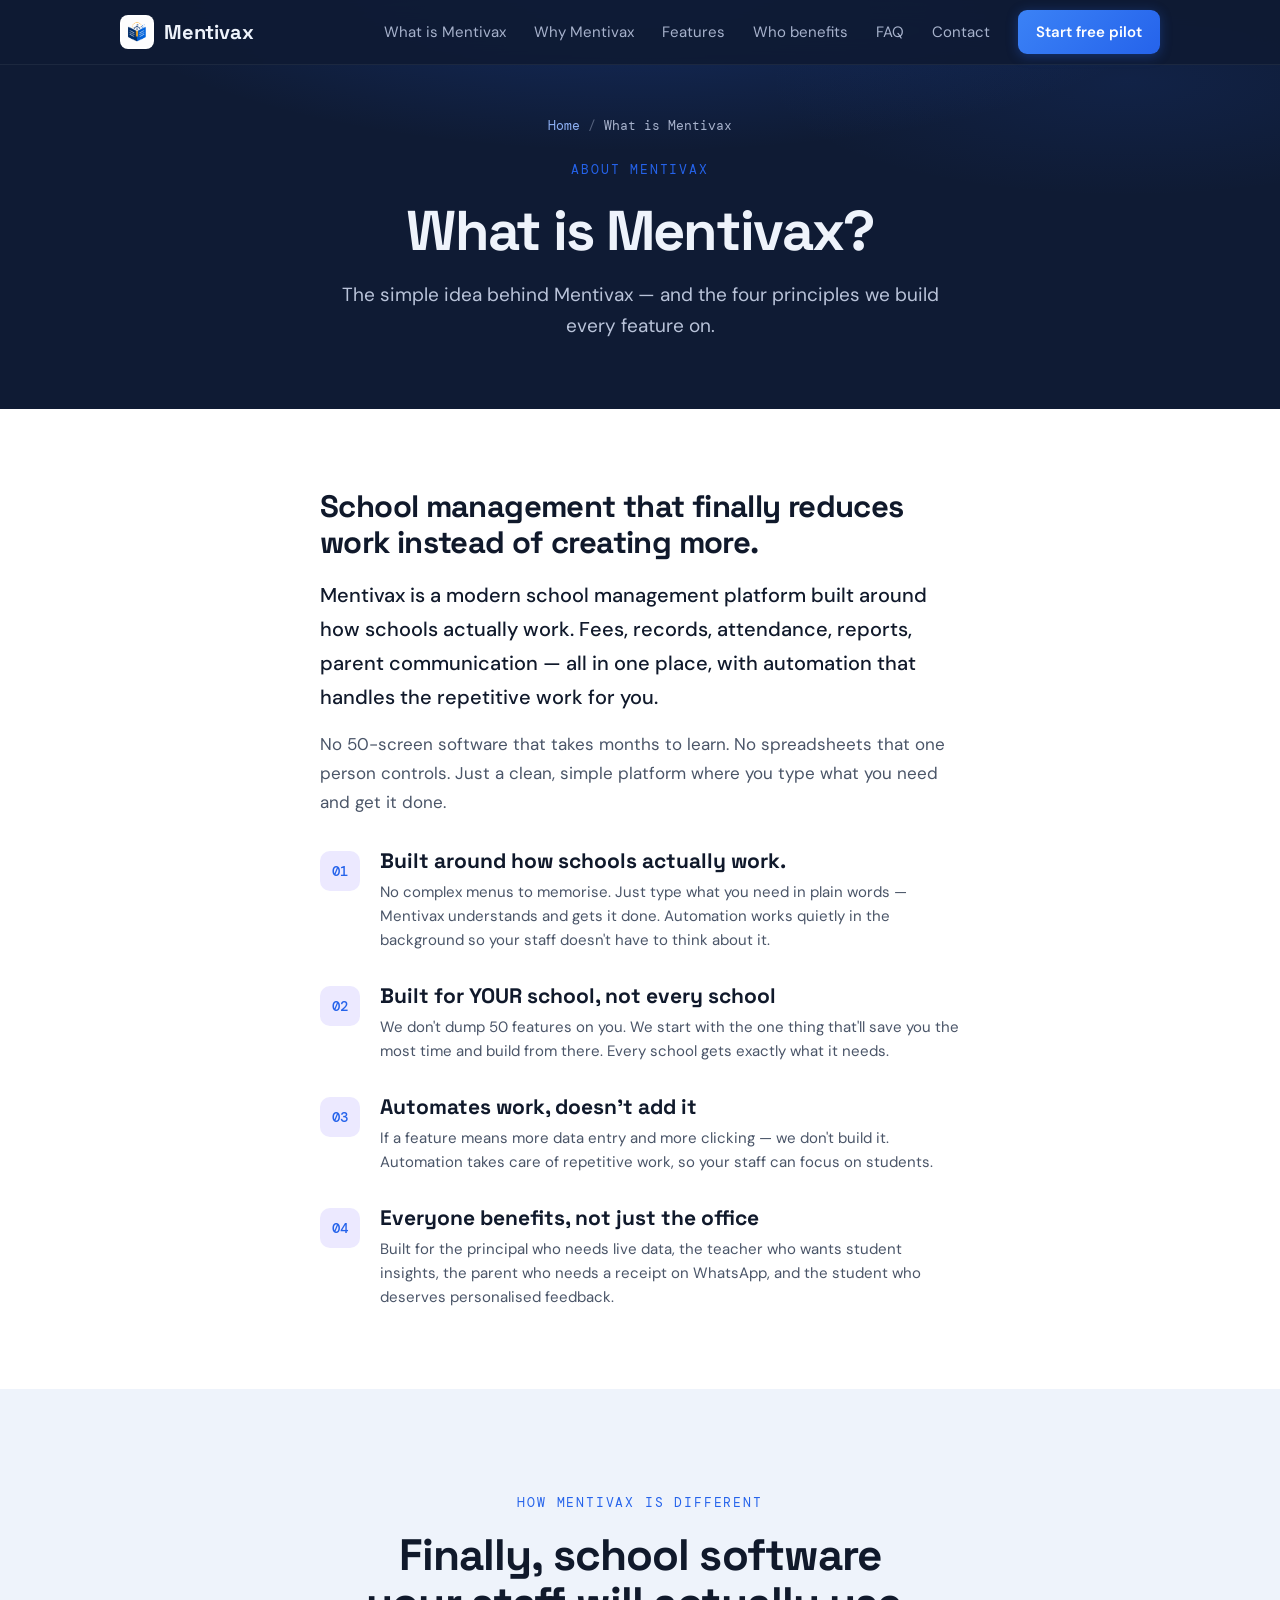
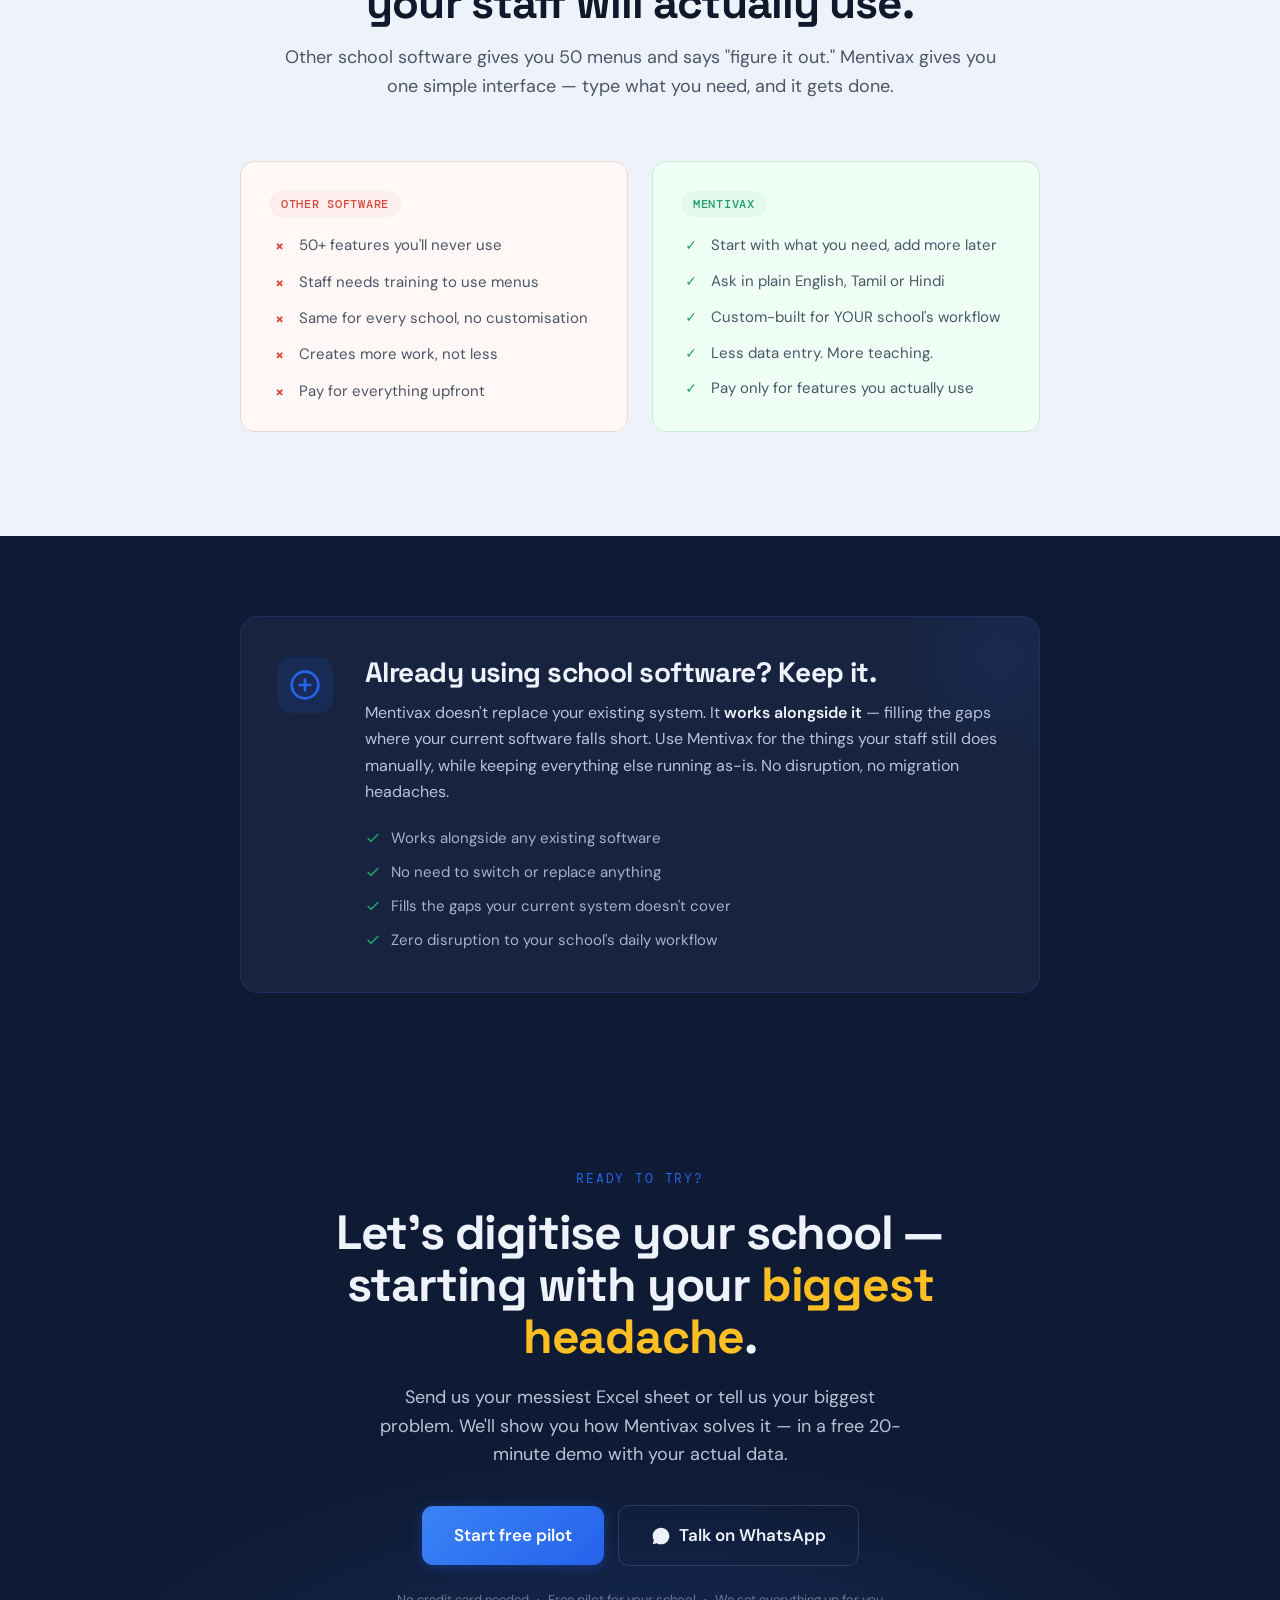
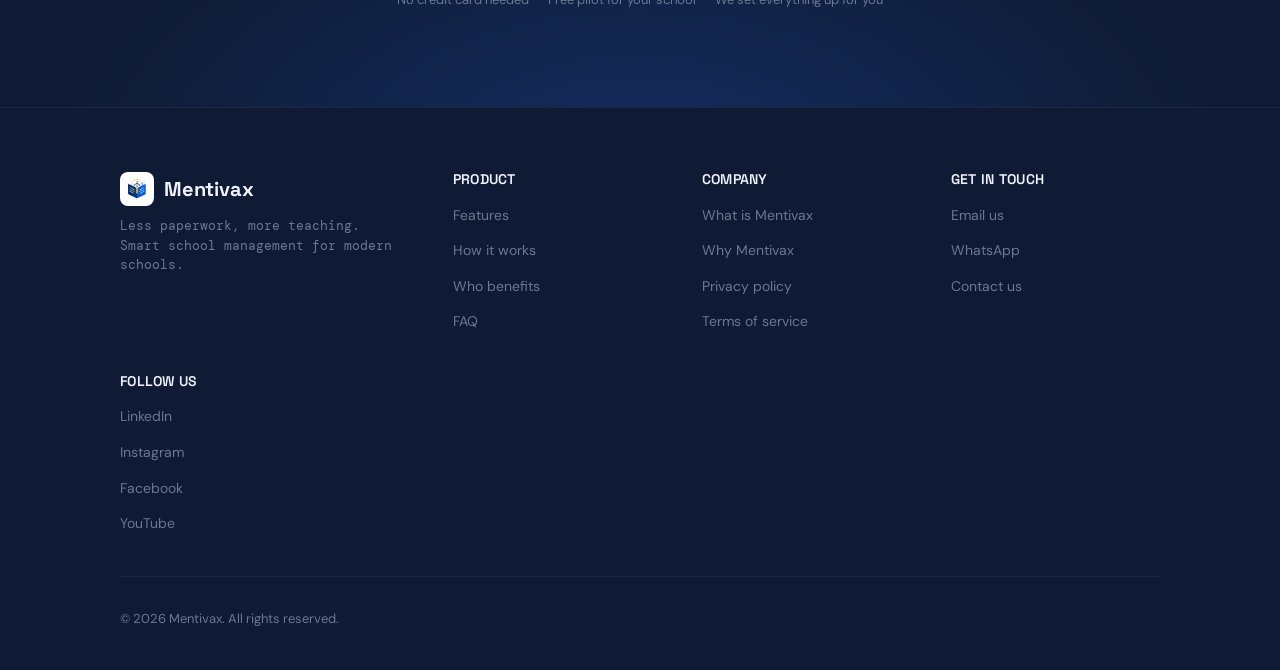
<file: what-is-mentivax/index.html>
<!DOCTYPE html>
<html lang="en">
<head>
  <!-- Google tag (gtag.js) -->
  <script async src="https://www.googletagmanager.com/gtag/js?id=G-EMW6KZXQJM"></script>
  <script>
    window.dataLayer = window.dataLayer || [];
    function gtag(){dataLayer.push(arguments);}
    gtag('js', new Date());
    gtag('config', 'G-EMW6KZXQJM');
  </script>
  <meta charset="utf-8">
  <meta name="viewport" content="width=device-width, initial-scale=1">
  <title>What is Mentivax? — Smart School Management Software</title>
  <meta name="description" content="Mentivax is smart school management software built around how schools actually work — fees, records, attendance and reports in one place, with no training and no complexity.">
  <meta name="author" content="Mentivax">
  <meta name="robots" content="index, follow">
  <link rel="canonical" href="https://www.mentivax.com/what-is-mentivax/">

  <!-- Open Graph -->
  <meta property="og:type" content="website">
  <meta property="og:url" content="https://www.mentivax.com/what-is-mentivax/">
  <meta property="og:title" content="What is Mentivax?">
  <meta property="og:description" content="Mentivax is smart school management software built around how schools actually work — fees, records, attendance and reports in one place, with no training and no complexity.">
  <meta property="og:image" content="https://www.mentivax.com/images/og-image.png">
  <meta property="og:image:width" content="1200">
  <meta property="og:image:height" content="600">
  <meta property="og:site_name" content="Mentivax">
  <meta property="og:locale" content="en_US">

  <!-- Twitter Card -->
  <meta name="twitter:card" content="summary_large_image">
  <meta name="twitter:title" content="What is Mentivax?">
  <meta name="twitter:description" content="Mentivax is smart school management software built around how schools actually work — fees, records, attendance and reports in one place, with no training and no complexity.">
  <meta name="twitter:image" content="https://www.mentivax.com/images/og-image.png">

  <!-- Favicon -->
  <link rel="icon" type="image/svg+xml" href="/images/favicon.svg">
  <link rel="icon" type="image/png" sizes="32x32" href="/images/favicon-32.png">
  <link rel="apple-touch-icon" sizes="180x180" href="/images/apple-touch-icon.png">

  <!-- PWA -->
  <meta name="theme-color" content="#0F1B34">
  <link rel="manifest" href="/manifest.json">

  <!-- Fonts -->
  <link rel="preconnect" href="https://fonts.googleapis.com">
  <link rel="preconnect" href="https://fonts.gstatic.com" crossorigin>
  <link href="https://fonts.googleapis.com/css2?family=DM+Mono:wght@400;500&family=DM+Sans:wght@400;500;600;700&family=Space+Grotesk:wght@400;500;600;700&display=swap" rel="stylesheet">

  <!-- Styles -->
  <link rel="stylesheet" href="/css/style.css">
  <script type="application/ld+json">
  {
    "@context": "https://schema.org",
    "@type": "BreadcrumbList",
    "itemListElement": [
      { "@type": "ListItem", "position": 1, "name": "Home", "item": "https://www.mentivax.com/" },
      { "@type": "ListItem", "position": 2, "name": "What is Mentivax", "item": "https://www.mentivax.com/what-is-mentivax/" }
    ]
  }
  </script>
</head>
<body>
  <a href="#main" class="skip-link">Skip to content</a>

  <!-- HEADER / NAV -->
  <header class="site-header" id="header">
    <div class="container header-inner">
      <a href="/" class="logo" aria-label="Mentivax home">
        <img src="/images/logo.png" alt="" class="logo-img" width="34" height="34" aria-hidden="true">
        <span class="logo-text">Mentivax</span>
      </a>
      <button class="mobile-menu-btn" id="menuBtn" aria-label="Open menu" aria-expanded="false" aria-controls="mainNav">
        <span></span><span></span><span></span>
      </button>
      <nav class="main-nav" id="mainNav" aria-label="Main navigation">
        <ul>
          <li><a href="/what-is-mentivax/" aria-current="page">What is Mentivax</a></li>
          <li><a href="/why-mentivax/">Why Mentivax</a></li>
          <li><a href="/features/">Features</a></li>
          <li><a href="/who-benefits/">Who benefits</a></li>
          <li><a href="/faq/">FAQ</a></li>
          <li><a href="/contact/">Contact</a></li>
          <li><a href="https://wa.me/918760239085?text=Hi!%20I%27d%20like%20to%20start%20a%20free%20pilot%20for%20my%20school." class="btn btn-primary btn-sm" target="_blank" rel="noopener">Start free pilot</a></li>
        </ul>
      </nav>
    </div>
  </header>

  <main id="main">

    <section class="page-hero">
      <nav class="breadcrumb" aria-label="Breadcrumb">
      <a href="/">Home</a><span aria-hidden="true">/</span><span>What is Mentivax</span>
    </nav>
      <p class="section-label">About Mentivax</p>
      <h1 class="page-hero-title">What is Mentivax?</h1>
      <p class="page-hero-subtitle">The simple idea behind Mentivax — and the four principles we build every feature on.</p>
    </section>

    <section class="about-section" id="what-is-mentivax">
      <div class="container about-container">
        <div class="about-block reveal">
          <h2 class="about-heading">School management that finally reduces work instead of creating more.</h2>
          <p class="about-lead">Mentivax is a modern school management platform built around how schools actually work. Fees, records, attendance, reports, parent communication — all in one place, with automation that handles the repetitive work for you.</p>
          <p>No 50-screen software that takes months to learn. No spreadsheets that one person controls. Just a clean, simple platform where you type what you need and get it done.</p>

          <div class="about-principles">
            <div class="principle">
              <div class="principle-number">01</div>
              <div>
                <h3>Built around how schools actually work.</h3>
                <p>No complex menus to memorise. Just type what you need in plain words — Mentivax understands and gets it done. Automation works quietly in the background so your staff doesn't have to think about it.</p>
              </div>
            </div>
            <div class="principle">
              <div class="principle-number">02</div>
              <div>
                <h3>Built for YOUR school, not every school</h3>
                <p>We don't dump 50 features on you. We start with the one thing that'll save you the most time and build from there. Every school gets exactly what it needs.</p>
              </div>
            </div>
            <div class="principle">
              <div class="principle-number">03</div>
              <div>
                <h3>Automates work, doesn't add it</h3>
                <p>If a feature means more data entry and more clicking — we don't build it. Automation takes care of repetitive work, so your staff can focus on students.</p>
              </div>
            </div>
            <div class="principle">
              <div class="principle-number">04</div>
              <div>
                <h3>Everyone benefits, not just the office</h3>
                <p>Built for the principal who needs live data, the teacher who wants student insights, the parent who needs a receipt on WhatsApp, and the student who deserves personalised feedback.</p>
              </div>
            </div>
          </div>
        </div>
      </div>
    </section>

    <section class="why-different" id="why-different">
      <div class="container">
        <div class="section-header">
          <p class="section-label">How Mentivax is different</p>
          <h2 class="section-title">Finally, school software<br class="hide-mobile"> your staff will actually use.</h2>
          <p class="section-desc">Other school software gives you 50 menus and says "figure it out." Mentivax gives you one simple interface — type what you need, and it gets done.</p>
        </div>

        <div class="diff-grid">
          <div class="diff-card diff-card--old reveal">
            <div class="diff-card-header">
              <span class="diff-badge diff-badge--red">Other software</span>
            </div>
            <ul class="diff-list">
              <li>
                <span class="diff-x" aria-hidden="true">&times;</span>
                50+ features you'll never use
              </li>
              <li>
                <span class="diff-x" aria-hidden="true">&times;</span>
                Staff needs training to use menus
              </li>
              <li>
                <span class="diff-x" aria-hidden="true">&times;</span>
                Same for every school, no customisation
              </li>
              <li>
                <span class="diff-x" aria-hidden="true">&times;</span>
                Creates more work, not less
              </li>
              <li>
                <span class="diff-x" aria-hidden="true">&times;</span>
                Pay for everything upfront
              </li>
            </ul>
          </div>
          <div class="diff-card diff-card--new reveal">
            <div class="diff-card-header">
              <span class="diff-badge diff-badge--green">Mentivax</span>
            </div>
            <ul class="diff-list">
              <li>
                <span class="diff-check" aria-hidden="true">&#10003;</span>
                Start with what you need, add more later
              </li>
              <li>
                <span class="diff-check" aria-hidden="true">&#10003;</span>
                Ask in plain English, Tamil or Hindi
              </li>
              <li>
                <span class="diff-check" aria-hidden="true">&#10003;</span>
                Custom-built for YOUR school's workflow
              </li>
              <li>
                <span class="diff-check" aria-hidden="true">&#10003;</span>
                Less data entry. More teaching.
              </li>
              <li>
                <span class="diff-check" aria-hidden="true">&#10003;</span>
                Pay only for features you actually use
              </li>
            </ul>
          </div>
        </div>
      </div>
    </section>

    <section class="compat-banner" id="compatibility">
      <div class="container">
        <div class="compat-card reveal">
          <div class="compat-icon" aria-hidden="true">
            <svg width="32" height="32" viewBox="0 0 24 24" fill="none" stroke="currentColor" stroke-width="2" stroke-linecap="round" stroke-linejoin="round"><path d="M12 22c5.523 0 10-4.477 10-10S17.523 2 12 2 2 6.477 2 12s4.477 10 10 10z"/><path d="M8 12h8"/><path d="M12 8v8"/></svg>
          </div>
          <div class="compat-content">
            <h2 class="compat-title">Already using school software? Keep it.</h2>
            <p class="compat-desc">Mentivax doesn't replace your existing system. It <strong>works alongside it</strong> — filling the gaps where your current software falls short. Use Mentivax for the things your staff still does manually, while keeping everything else running as-is. No disruption, no migration headaches.</p>
            <div class="compat-points">
              <span class="compat-point">
                <svg width="16" height="16" viewBox="0 0 24 24" fill="none" stroke="currentColor" stroke-width="2.5"><polyline points="20 6 9 17 4 12"/></svg>
                Works alongside any existing software
              </span>
              <span class="compat-point">
                <svg width="16" height="16" viewBox="0 0 24 24" fill="none" stroke="currentColor" stroke-width="2.5"><polyline points="20 6 9 17 4 12"/></svg>
                No need to switch or replace anything
              </span>
              <span class="compat-point">
                <svg width="16" height="16" viewBox="0 0 24 24" fill="none" stroke="currentColor" stroke-width="2.5"><polyline points="20 6 9 17 4 12"/></svg>
                Fills the gaps your current system doesn't cover
              </span>
              <span class="compat-point">
                <svg width="16" height="16" viewBox="0 0 24 24" fill="none" stroke="currentColor" stroke-width="2.5"><polyline points="20 6 9 17 4 12"/></svg>
                Zero disruption to your school's daily workflow
              </span>
            </div>
          </div>
        </div>
      </div>
    </section>

    <section class="cta" id="cta">
      <div class="container">
        <p class="cta-label">Ready to try?</p>
        <h2 class="cta-title">Let's digitise your school —<br> starting with your <em>biggest headache</em>.</h2>
        <p class="cta-desc">Send us your messiest Excel sheet or tell us your biggest problem. We'll show you how Mentivax solves it — in a free 20-minute demo with your actual data.</p>
        <div class="cta-actions">
          <a href="https://wa.me/918760239085?text=Hi!%20I%27d%20like%20to%20start%20a%20free%20pilot%20for%20my%20school." class="btn btn-primary btn-lg" target="_blank" rel="noopener">Start free pilot</a>
          <a href="https://wa.me/918760239085?text=Hi!%20I%20have%20a%20question%20about%20Mentivax." class="btn btn-outline btn-lg" target="_blank" rel="noopener">
            <svg width="20" height="20" viewBox="0 0 24 24" fill="currentColor" style="margin-right:8px;" aria-hidden="true"><path d="M17.472 14.382c-.297-.149-1.758-.867-2.03-.967-.273-.099-.471-.148-.67.15-.197.297-.767.966-.94 1.164-.173.199-.347.223-.644.075-.297-.15-1.255-.463-2.39-1.475-.883-.788-1.48-1.761-1.653-2.059-.173-.297-.018-.458.13-.606.134-.133.298-.347.446-.52.149-.174.198-.298.298-.497.099-.198.05-.371-.025-.52-.075-.149-.669-1.612-.916-2.207-.242-.579-.487-.5-.669-.51-.173-.008-.371-.01-.57-.01-.198 0-.52.074-.792.372-.272.297-1.04 1.016-1.04 2.479 0 1.462 1.065 2.875 1.213 3.074.149.198 2.096 3.2 5.077 4.487.709.306 1.262.489 1.694.625.712.227 1.36.195 1.871.118.571-.085 1.758-.719 2.006-1.413.248-.694.248-1.289.173-1.413-.074-.124-.272-.198-.57-.347z"/><path d="M12 2C6.477 2 2 6.477 2 12c0 1.89.525 3.66 1.438 5.168L2 22l4.832-1.438A9.955 9.955 0 0012 22c5.523 0 10-4.477 10-10S17.523 2 12 2z"/></svg>
            Talk on WhatsApp
          </a>
        </div>
        <div class="cta-reassurance">
          <span>No credit card needed</span>
          <span class="cta-dot">&middot;</span>
          <span>Free pilot for your school</span>
          <span class="cta-dot">&middot;</span>
          <span>We set everything up for you</span>
        </div>
      </div>
    </section>
  </main>

  <!-- FOOTER -->
  <footer class="site-footer" id="footer">
    <div class="container footer-inner">
      <div class="footer-brand">
        <a href="/" class="logo" aria-label="Mentivax home">
          <img src="/images/logo.png" alt="" class="logo-img" width="34" height="34" aria-hidden="true">
          <span class="logo-text">Mentivax</span>
        </a>
        <p class="footer-tagline">Less paperwork, more teaching.<br>Smart school management for modern schools.</p>
      </div>
      <nav class="footer-nav" aria-label="Footer navigation">
        <div class="footer-col">
          <h4>Product</h4>
          <ul>
            <li><a href="/features/">Features</a></li>
            <li><a href="/features/#how-it-works">How it works</a></li>
            <li><a href="/who-benefits/">Who benefits</a></li>
            <li><a href="/faq/">FAQ</a></li>
          </ul>
        </div>
        <div class="footer-col">
          <h4>Company</h4>
          <ul>
            <li><a href="/what-is-mentivax/">What is Mentivax</a></li>
            <li><a href="/why-mentivax/">Why Mentivax</a></li>
            <li><a href="/privacy/">Privacy policy</a></li>
            <li><a href="/terms/">Terms of service</a></li>
          </ul>
        </div>
        <div class="footer-col">
          <h4>Get in touch</h4>
          <ul>
            <li><a href="mailto:tprakash11121996@gmail.com?subject=Mentivax%20Enquiry">Email us</a></li>
            <li><a href="https://wa.me/918760239085?text=Hi!%20I%20have%20a%20question%20about%20Mentivax." target="_blank" rel="noopener">WhatsApp</a></li>
            <li><a href="/contact/">Contact us</a></li>
          </ul>
        </div>
        <div class="footer-col">
          <h4>Follow us</h4>
          <ul>
            <li><a href="https://www.linkedin.com/company/mentivax/" target="_blank" rel="noopener">LinkedIn</a></li>
            <li><a href="https://www.instagram.com/mentivax" target="_blank" rel="noopener">Instagram</a></li>
            <li><a href="https://www.facebook.com/mentivax" target="_blank" rel="noopener">Facebook</a></li>
            <li><a href="https://www.youtube.com/@mentivaxschool" target="_blank" rel="noopener">YouTube</a></li>
          </ul>
        </div>
      </nav>
      <div class="footer-bottom">
        <p>&copy; 2026 Mentivax. All rights reserved.</p>
      </div>
    </div>
  </footer>

  <script src="/js/main.js" defer></script>
</body>
</html>
</file>
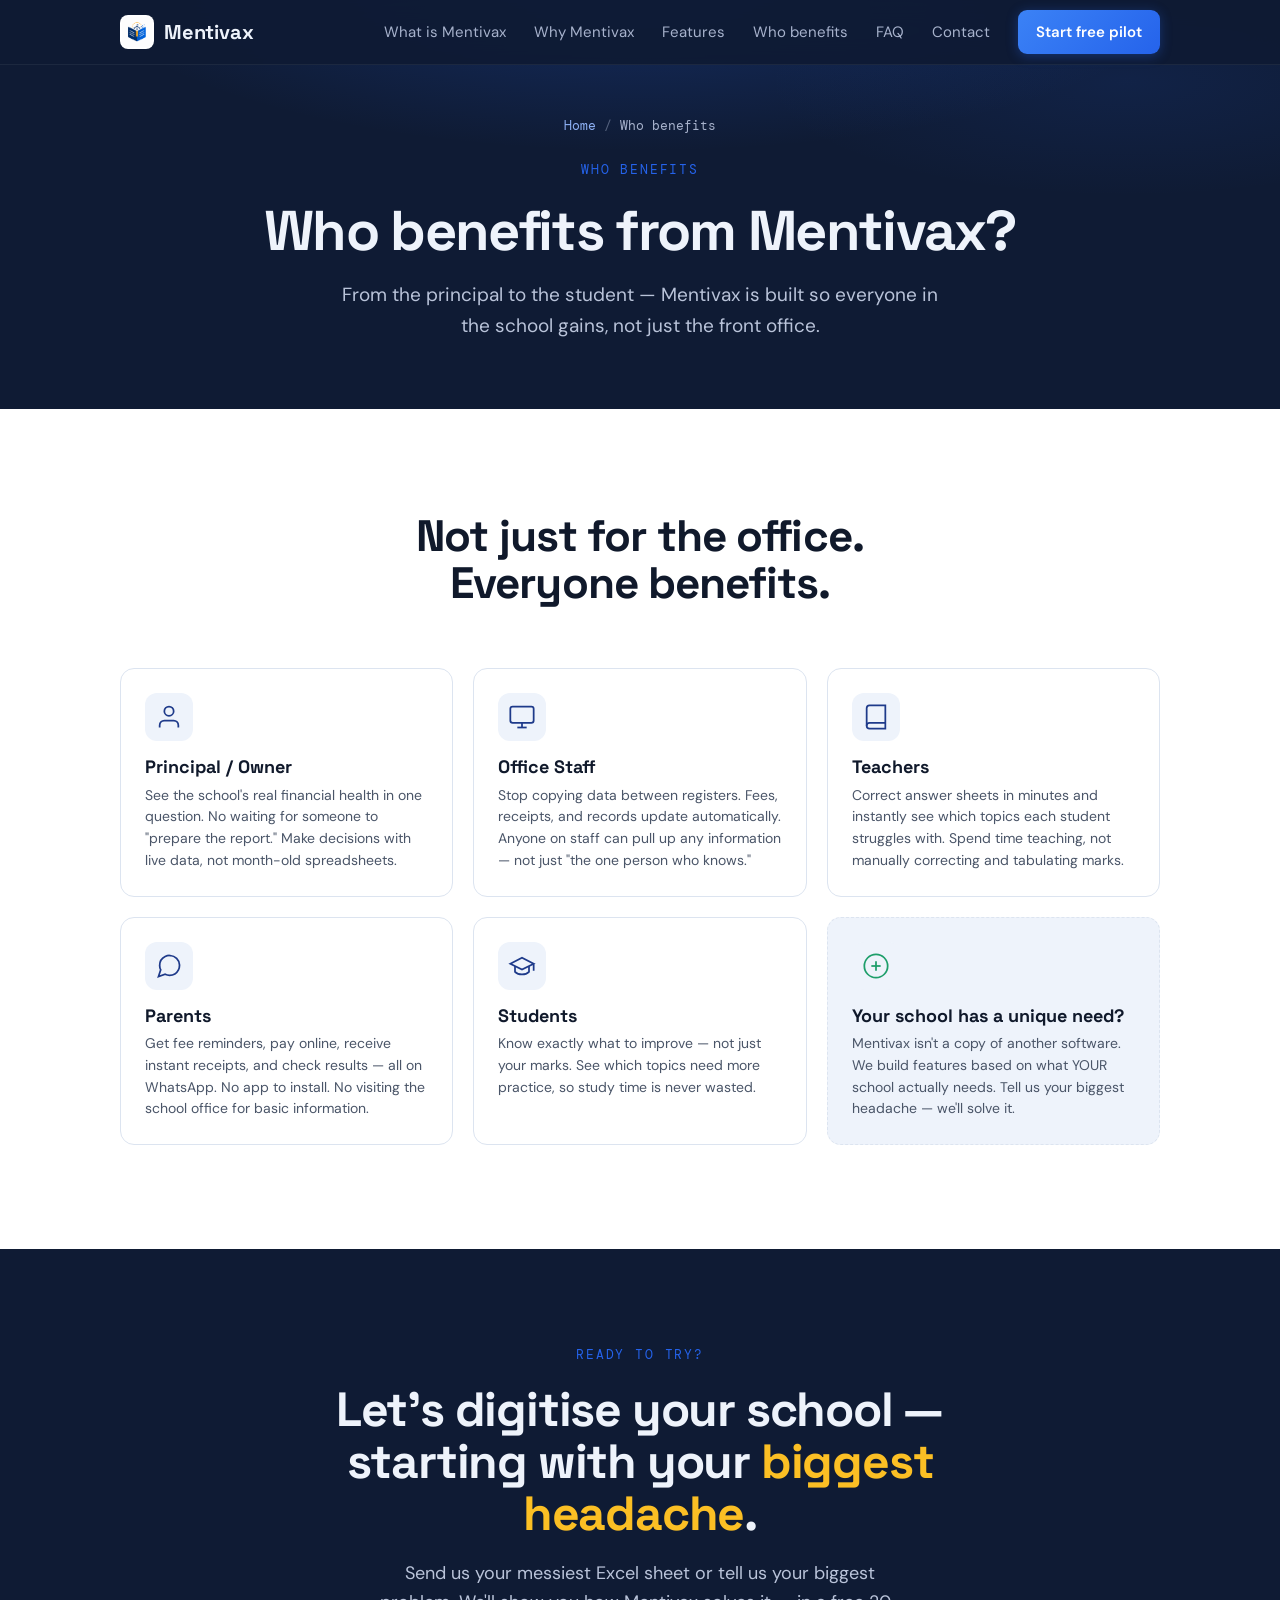
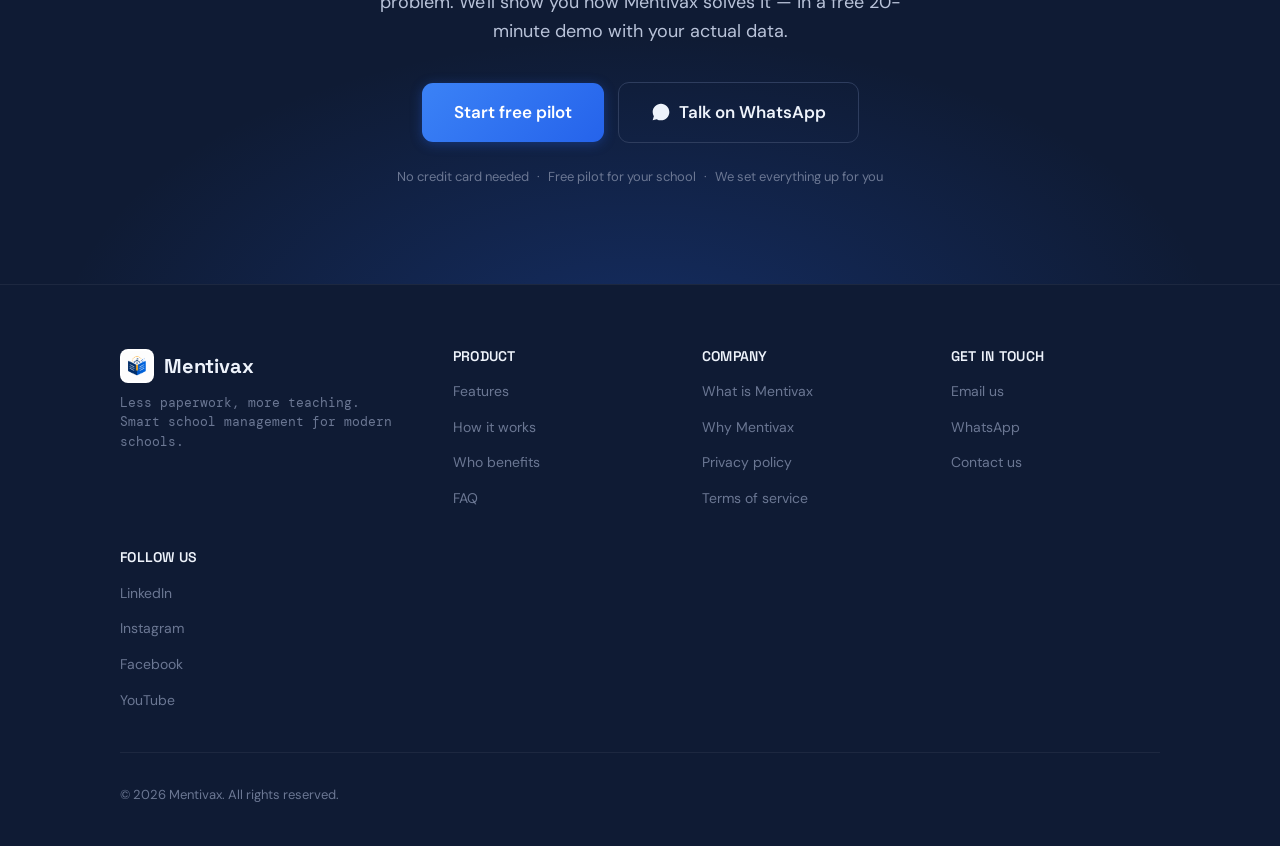
<file: who-benefits/index.html>
<!DOCTYPE html>
<html lang="en">
<head>
  <!-- Google tag (gtag.js) -->
  <script async src="https://www.googletagmanager.com/gtag/js?id=G-EMW6KZXQJM"></script>
  <script>
    window.dataLayer = window.dataLayer || [];
    function gtag(){dataLayer.push(arguments);}
    gtag('js', new Date());
    gtag('config', 'G-EMW6KZXQJM');
  </script>
  <meta charset="utf-8">
  <meta name="viewport" content="width=device-width, initial-scale=1">
  <title>Who Benefits — Principals, Teachers, Parents & Students | Mentivax</title>
  <meta name="description" content="Mentivax isn't just for the office. Principals get live data, teachers save correction time, parents get WhatsApp updates, and students learn what to improve.">
  <meta name="author" content="Mentivax">
  <meta name="robots" content="index, follow">
  <link rel="canonical" href="https://www.mentivax.com/who-benefits/">

  <!-- Open Graph -->
  <meta property="og:type" content="website">
  <meta property="og:url" content="https://www.mentivax.com/who-benefits/">
  <meta property="og:title" content="Who Benefits from Mentivax">
  <meta property="og:description" content="Mentivax isn't just for the office. Principals get live data, teachers save correction time, parents get WhatsApp updates, and students learn what to improve.">
  <meta property="og:image" content="https://www.mentivax.com/images/og-image.png">
  <meta property="og:image:width" content="1200">
  <meta property="og:image:height" content="600">
  <meta property="og:site_name" content="Mentivax">
  <meta property="og:locale" content="en_US">

  <!-- Twitter Card -->
  <meta name="twitter:card" content="summary_large_image">
  <meta name="twitter:title" content="Who Benefits from Mentivax">
  <meta name="twitter:description" content="Mentivax isn't just for the office. Principals get live data, teachers save correction time, parents get WhatsApp updates, and students learn what to improve.">
  <meta name="twitter:image" content="https://www.mentivax.com/images/og-image.png">

  <!-- Favicon -->
  <link rel="icon" type="image/svg+xml" href="/images/favicon.svg">
  <link rel="icon" type="image/png" sizes="32x32" href="/images/favicon-32.png">
  <link rel="apple-touch-icon" sizes="180x180" href="/images/apple-touch-icon.png">

  <!-- PWA -->
  <meta name="theme-color" content="#0F1B34">
  <link rel="manifest" href="/manifest.json">

  <!-- Fonts -->
  <link rel="preconnect" href="https://fonts.googleapis.com">
  <link rel="preconnect" href="https://fonts.gstatic.com" crossorigin>
  <link href="https://fonts.googleapis.com/css2?family=DM+Mono:wght@400;500&family=DM+Sans:wght@400;500;600;700&family=Space+Grotesk:wght@400;500;600;700&display=swap" rel="stylesheet">

  <!-- Styles -->
  <link rel="stylesheet" href="/css/style.css">
  <script type="application/ld+json">
  {
    "@context": "https://schema.org",
    "@type": "BreadcrumbList",
    "itemListElement": [
      { "@type": "ListItem", "position": 1, "name": "Home", "item": "https://www.mentivax.com/" },
      { "@type": "ListItem", "position": 2, "name": "Who benefits", "item": "https://www.mentivax.com/who-benefits/" }
    ]
  }
  </script>
</head>
<body>
  <a href="#main" class="skip-link">Skip to content</a>

  <!-- HEADER / NAV -->
  <header class="site-header" id="header">
    <div class="container header-inner">
      <a href="/" class="logo" aria-label="Mentivax home">
        <img src="/images/logo.png" alt="" class="logo-img" width="34" height="34" aria-hidden="true">
        <span class="logo-text">Mentivax</span>
      </a>
      <button class="mobile-menu-btn" id="menuBtn" aria-label="Open menu" aria-expanded="false" aria-controls="mainNav">
        <span></span><span></span><span></span>
      </button>
      <nav class="main-nav" id="mainNav" aria-label="Main navigation">
        <ul>
          <li><a href="/what-is-mentivax/">What is Mentivax</a></li>
          <li><a href="/why-mentivax/">Why Mentivax</a></li>
          <li><a href="/features/">Features</a></li>
          <li><a href="/who-benefits/" aria-current="page">Who benefits</a></li>
          <li><a href="/faq/">FAQ</a></li>
          <li><a href="/contact/">Contact</a></li>
          <li><a href="https://wa.me/918760239085?text=Hi!%20I%27d%20like%20to%20start%20a%20free%20pilot%20for%20my%20school." class="btn btn-primary btn-sm" target="_blank" rel="noopener">Start free pilot</a></li>
        </ul>
      </nav>
    </div>
  </header>

  <main id="main">

    <section class="page-hero">
      <nav class="breadcrumb" aria-label="Breadcrumb">
      <a href="/">Home</a><span aria-hidden="true">/</span><span>Who benefits</span>
    </nav>
      <p class="section-label">Who benefits</p>
      <h1 class="page-hero-title">Who benefits from Mentivax?</h1>
      <p class="page-hero-subtitle">From the principal to the student — Mentivax is built so everyone in the school gains, not just the front office.</p>
    </section>

    <section class="who-benefits" id="who-benefits">
      <div class="container">
        <div class="section-header">
          <h2 class="section-title">Not just for the office.<br class="hide-mobile"> Everyone benefits.</h2>
        </div>

        <div class="benefits-grid">
          <div class="benefit-card reveal">
            <div class="benefit-emoji" aria-hidden="true">
              <svg width="28" height="28" viewBox="0 0 24 24" fill="none" stroke="currentColor" stroke-width="1.5"><path d="M20 21v-2a4 4 0 00-4-4H8a4 4 0 00-4 4v2"/><circle cx="12" cy="7" r="4"/></svg>
            </div>
            <h3 class="benefit-title">Principal / Owner</h3>
            <p class="benefit-desc">See the school's real financial health in one question. No waiting for someone to "prepare the report." Make decisions with live data, not month-old spreadsheets.</p>
          </div>
          <div class="benefit-card reveal">
            <div class="benefit-emoji" aria-hidden="true">
              <svg width="28" height="28" viewBox="0 0 24 24" fill="none" stroke="currentColor" stroke-width="1.5"><rect x="2" y="3" width="20" height="14" rx="2"/><line x1="8" y1="21" x2="16" y2="21"/><line x1="12" y1="17" x2="12" y2="21"/></svg>
            </div>
            <h3 class="benefit-title">Office Staff</h3>
            <p class="benefit-desc">Stop copying data between registers. Fees, receipts, and records update automatically. Anyone on staff can pull up any information — not just "the one person who knows."</p>
          </div>
          <div class="benefit-card reveal">
            <div class="benefit-emoji" aria-hidden="true">
              <svg width="28" height="28" viewBox="0 0 24 24" fill="none" stroke="currentColor" stroke-width="1.5"><path d="M4 19.5A2.5 2.5 0 016.5 17H20"/><path d="M6.5 2H20v20H6.5A2.5 2.5 0 014 19.5v-15A2.5 2.5 0 016.5 2z"/></svg>
            </div>
            <h3 class="benefit-title">Teachers</h3>
            <p class="benefit-desc">Correct answer sheets in minutes and instantly see which topics each student struggles with. Spend time teaching, not manually correcting and tabulating marks.</p>
          </div>
          <div class="benefit-card reveal">
            <div class="benefit-emoji" aria-hidden="true">
              <svg width="28" height="28" viewBox="0 0 24 24" fill="none" stroke="currentColor" stroke-width="1.5"><path d="M21 11.5a8.38 8.38 0 01-.9 3.8 8.5 8.5 0 01-7.6 4.7 8.38 8.38 0 01-3.8-.9L3 21l1.9-5.7a8.38 8.38 0 01-.9-3.8 8.5 8.5 0 014.7-7.6 8.38 8.38 0 013.8-.9h.5a8.48 8.48 0 018 8v.5z"/></svg>
            </div>
            <h3 class="benefit-title">Parents</h3>
            <p class="benefit-desc">Get fee reminders, pay online, receive instant receipts, and check results — all on WhatsApp. No app to install. No visiting the school office for basic information.</p>
          </div>
          <div class="benefit-card reveal">
            <div class="benefit-emoji" aria-hidden="true">
              <svg width="28" height="28" viewBox="0 0 24 24" fill="none" stroke="currentColor" stroke-width="1.5"><path d="M22 10v6M2 10l10-5 10 5-10 5z"/><path d="M6 12v5c3 3 9 3 12 0v-5"/></svg>
            </div>
            <h3 class="benefit-title">Students</h3>
            <p class="benefit-desc">Know exactly what to improve — not just your marks. See which topics need more practice, so study time is never wasted.</p>
          </div>
          <div class="benefit-card benefit-card--cta reveal">
            <div class="benefit-emoji" aria-hidden="true">
              <svg width="28" height="28" viewBox="0 0 24 24" fill="none" stroke="currentColor" stroke-width="1.5"><circle cx="12" cy="12" r="10"/><line x1="12" y1="8" x2="12" y2="16"/><line x1="8" y1="12" x2="16" y2="12"/></svg>
            </div>
            <h3 class="benefit-title">Your school has a unique need?</h3>
            <p class="benefit-desc">Mentivax isn't a copy of another software. We build features based on what YOUR school actually needs. Tell us your biggest headache — we'll solve it.</p>
          </div>
        </div>
      </div>
    </section>

    <section class="cta" id="cta">
      <div class="container">
        <p class="cta-label">Ready to try?</p>
        <h2 class="cta-title">Let's digitise your school —<br> starting with your <em>biggest headache</em>.</h2>
        <p class="cta-desc">Send us your messiest Excel sheet or tell us your biggest problem. We'll show you how Mentivax solves it — in a free 20-minute demo with your actual data.</p>
        <div class="cta-actions">
          <a href="https://wa.me/918760239085?text=Hi!%20I%27d%20like%20to%20start%20a%20free%20pilot%20for%20my%20school." class="btn btn-primary btn-lg" target="_blank" rel="noopener">Start free pilot</a>
          <a href="https://wa.me/918760239085?text=Hi!%20I%20have%20a%20question%20about%20Mentivax." class="btn btn-outline btn-lg" target="_blank" rel="noopener">
            <svg width="20" height="20" viewBox="0 0 24 24" fill="currentColor" style="margin-right:8px;" aria-hidden="true"><path d="M17.472 14.382c-.297-.149-1.758-.867-2.03-.967-.273-.099-.471-.148-.67.15-.197.297-.767.966-.94 1.164-.173.199-.347.223-.644.075-.297-.15-1.255-.463-2.39-1.475-.883-.788-1.48-1.761-1.653-2.059-.173-.297-.018-.458.13-.606.134-.133.298-.347.446-.52.149-.174.198-.298.298-.497.099-.198.05-.371-.025-.52-.075-.149-.669-1.612-.916-2.207-.242-.579-.487-.5-.669-.51-.173-.008-.371-.01-.57-.01-.198 0-.52.074-.792.372-.272.297-1.04 1.016-1.04 2.479 0 1.462 1.065 2.875 1.213 3.074.149.198 2.096 3.2 5.077 4.487.709.306 1.262.489 1.694.625.712.227 1.36.195 1.871.118.571-.085 1.758-.719 2.006-1.413.248-.694.248-1.289.173-1.413-.074-.124-.272-.198-.57-.347z"/><path d="M12 2C6.477 2 2 6.477 2 12c0 1.89.525 3.66 1.438 5.168L2 22l4.832-1.438A9.955 9.955 0 0012 22c5.523 0 10-4.477 10-10S17.523 2 12 2z"/></svg>
            Talk on WhatsApp
          </a>
        </div>
        <div class="cta-reassurance">
          <span>No credit card needed</span>
          <span class="cta-dot">&middot;</span>
          <span>Free pilot for your school</span>
          <span class="cta-dot">&middot;</span>
          <span>We set everything up for you</span>
        </div>
      </div>
    </section>
  </main>

  <!-- FOOTER -->
  <footer class="site-footer" id="footer">
    <div class="container footer-inner">
      <div class="footer-brand">
        <a href="/" class="logo" aria-label="Mentivax home">
          <img src="/images/logo.png" alt="" class="logo-img" width="34" height="34" aria-hidden="true">
          <span class="logo-text">Mentivax</span>
        </a>
        <p class="footer-tagline">Less paperwork, more teaching.<br>Smart school management for modern schools.</p>
      </div>
      <nav class="footer-nav" aria-label="Footer navigation">
        <div class="footer-col">
          <h4>Product</h4>
          <ul>
            <li><a href="/features/">Features</a></li>
            <li><a href="/features/#how-it-works">How it works</a></li>
            <li><a href="/who-benefits/">Who benefits</a></li>
            <li><a href="/faq/">FAQ</a></li>
          </ul>
        </div>
        <div class="footer-col">
          <h4>Company</h4>
          <ul>
            <li><a href="/what-is-mentivax/">What is Mentivax</a></li>
            <li><a href="/why-mentivax/">Why Mentivax</a></li>
            <li><a href="/privacy/">Privacy policy</a></li>
            <li><a href="/terms/">Terms of service</a></li>
          </ul>
        </div>
        <div class="footer-col">
          <h4>Get in touch</h4>
          <ul>
            <li><a href="mailto:tprakash11121996@gmail.com?subject=Mentivax%20Enquiry">Email us</a></li>
            <li><a href="https://wa.me/918760239085?text=Hi!%20I%20have%20a%20question%20about%20Mentivax." target="_blank" rel="noopener">WhatsApp</a></li>
            <li><a href="/contact/">Contact us</a></li>
          </ul>
        </div>
        <div class="footer-col">
          <h4>Follow us</h4>
          <ul>
            <li><a href="https://www.linkedin.com/company/mentivax/" target="_blank" rel="noopener">LinkedIn</a></li>
            <li><a href="https://www.instagram.com/mentivax" target="_blank" rel="noopener">Instagram</a></li>
            <li><a href="https://www.facebook.com/mentivax" target="_blank" rel="noopener">Facebook</a></li>
            <li><a href="https://www.youtube.com/@mentivaxschool" target="_blank" rel="noopener">YouTube</a></li>
          </ul>
        </div>
      </nav>
      <div class="footer-bottom">
        <p>&copy; 2026 Mentivax. All rights reserved.</p>
      </div>
    </div>
  </footer>

  <script src="/js/main.js" defer></script>
</body>
</html>
</file>
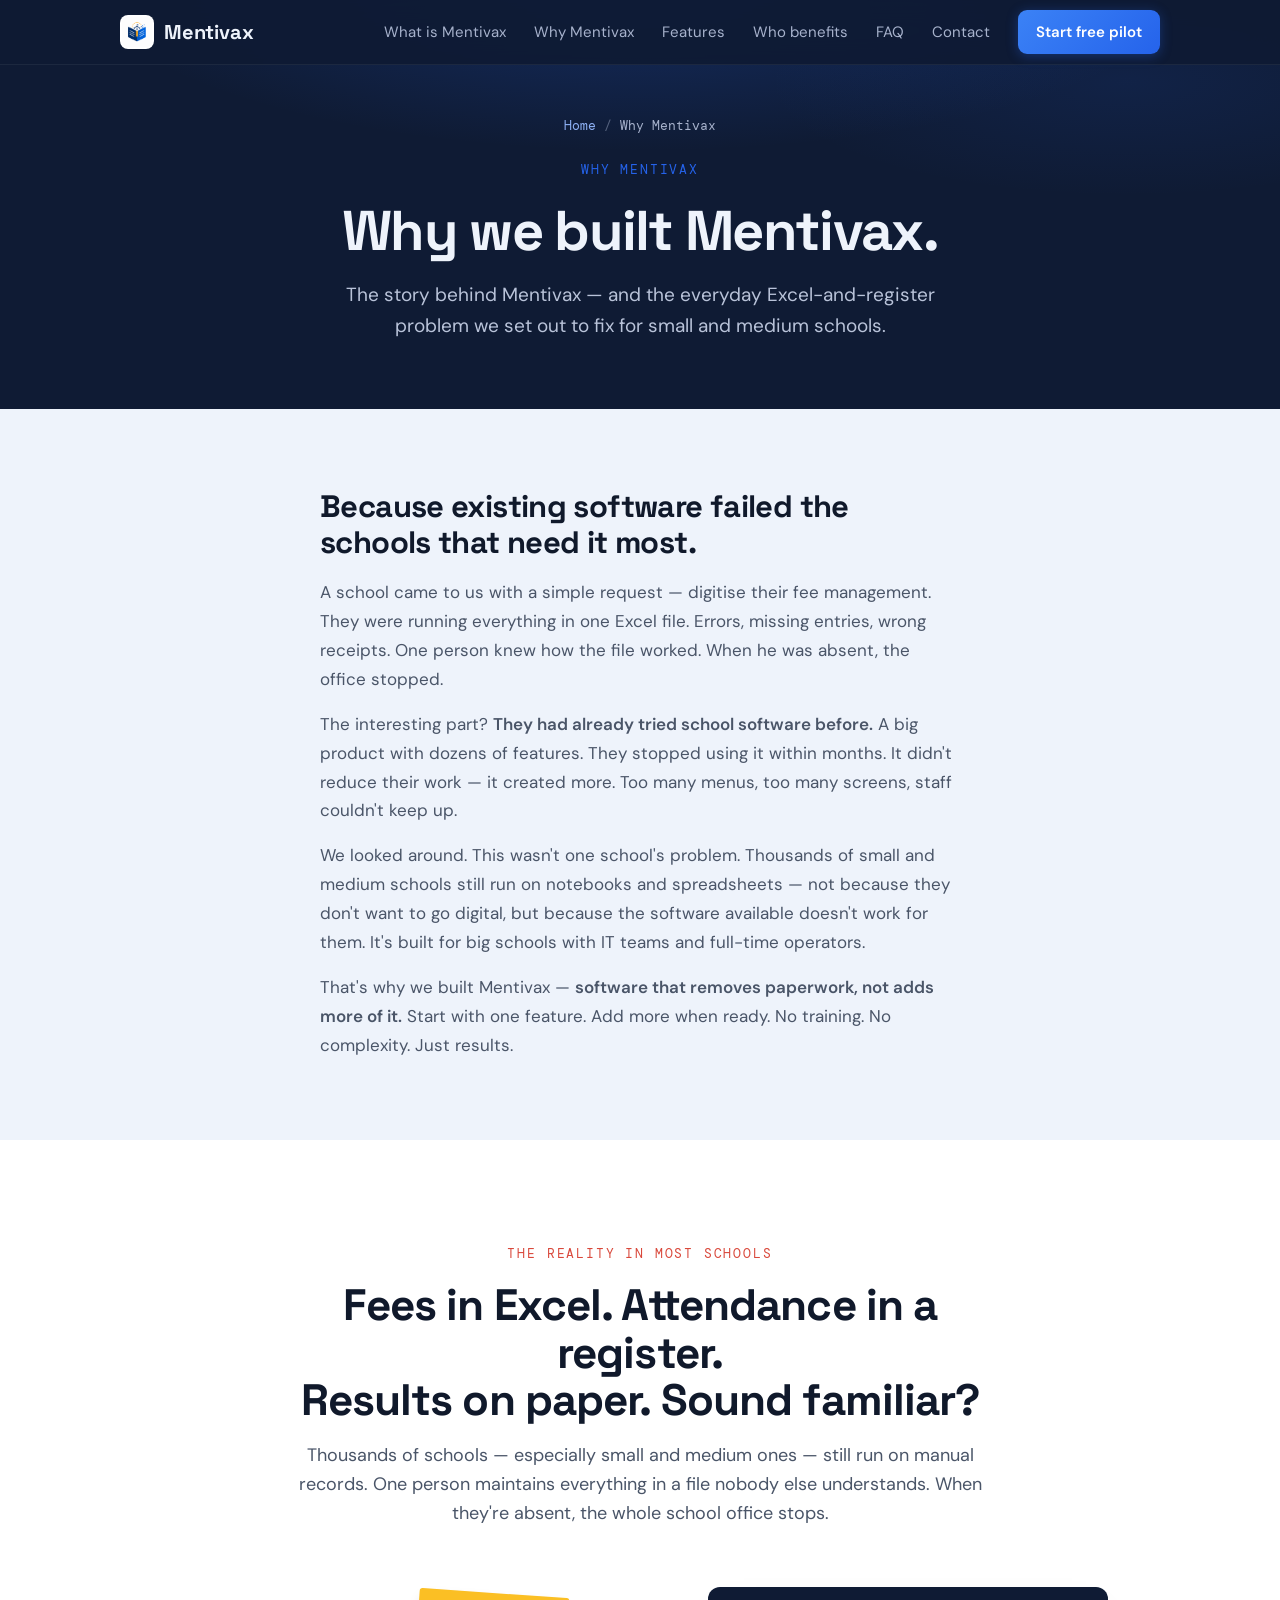
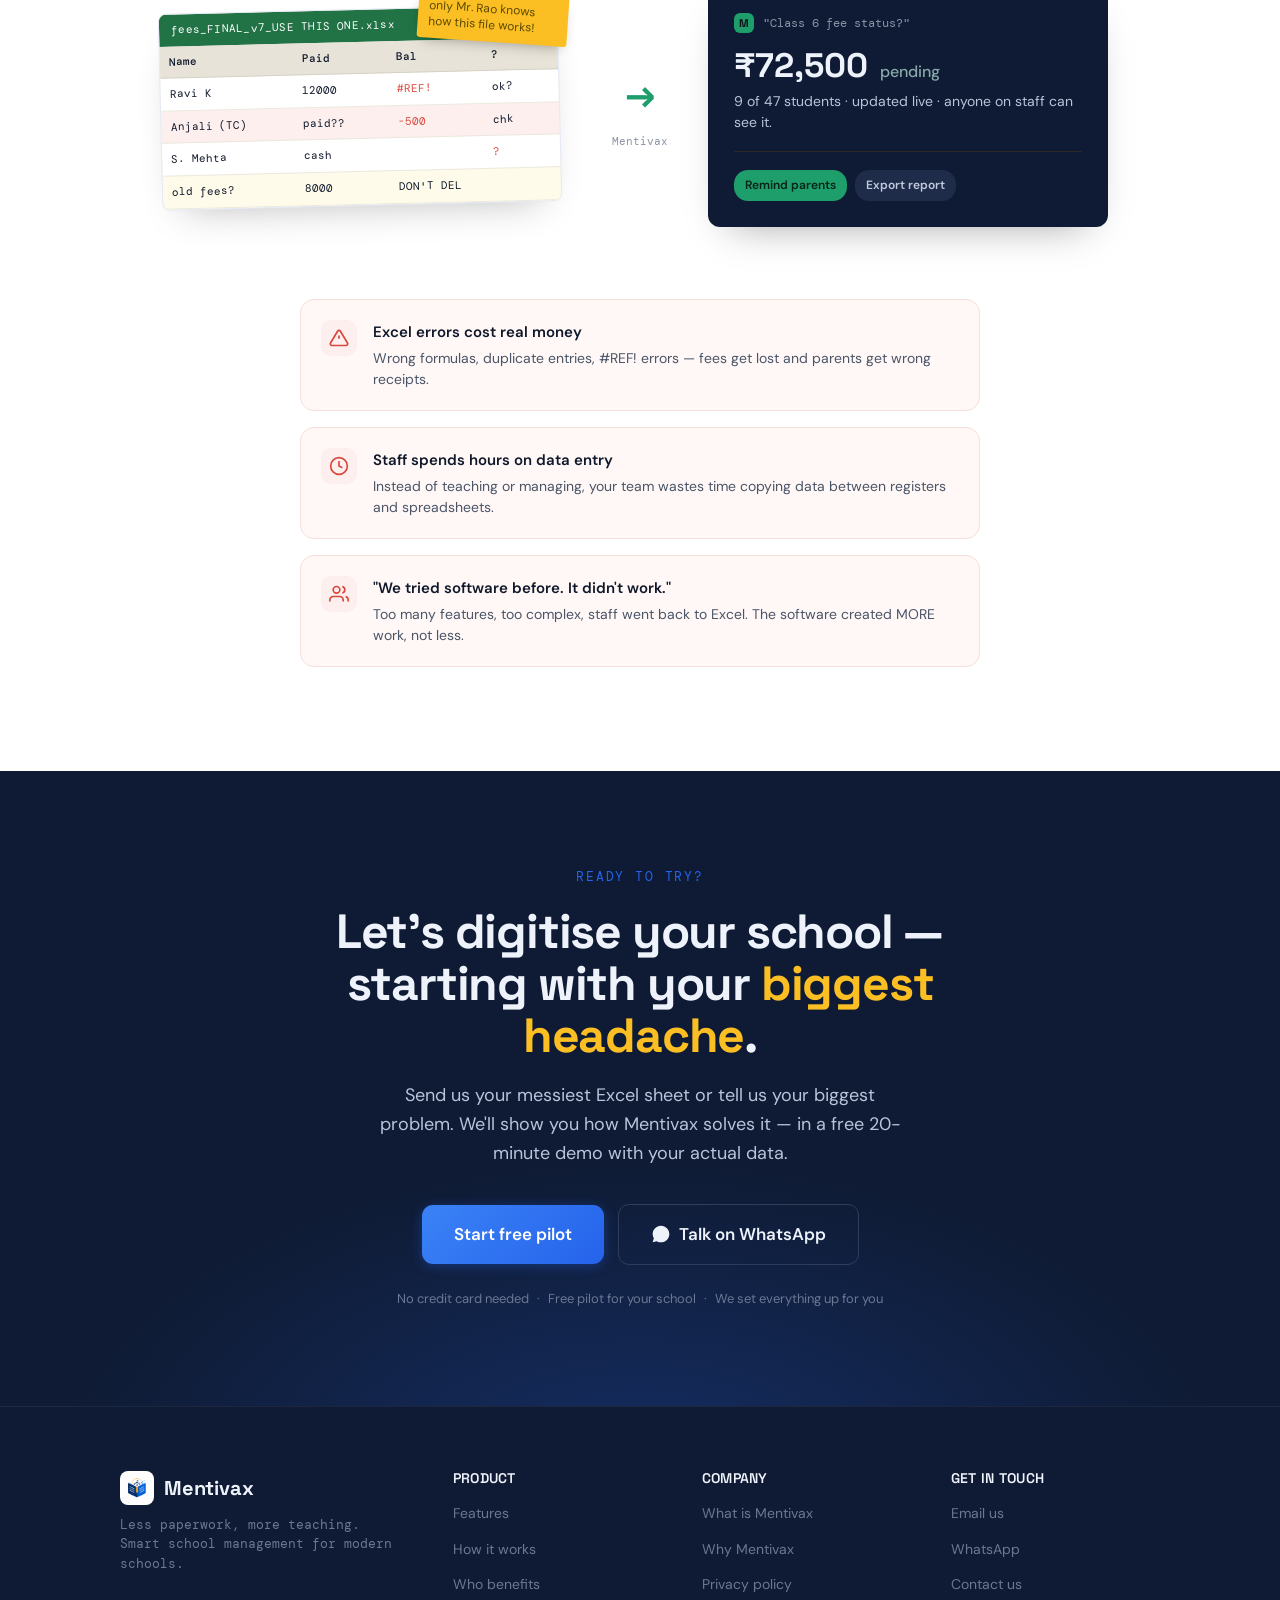
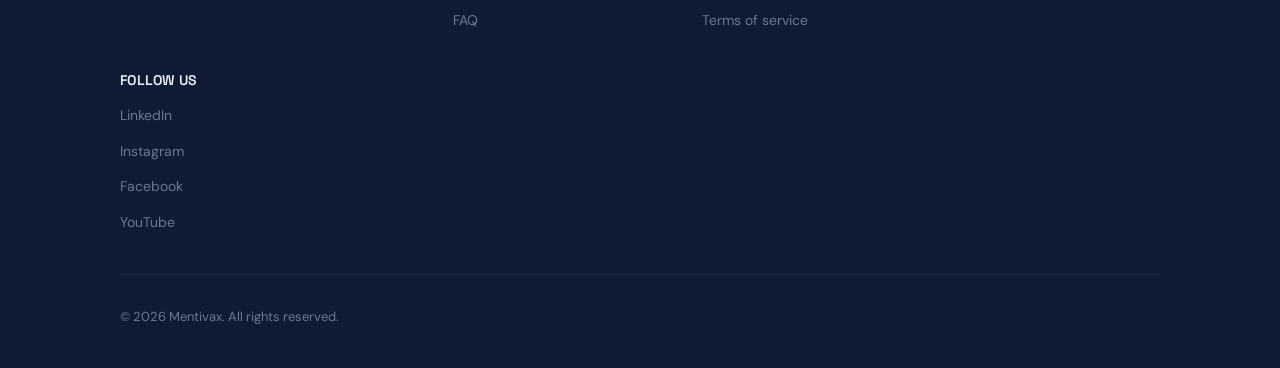
<file: why-mentivax/index.html>
<!DOCTYPE html>
<html lang="en">
<head>
  <!-- Google tag (gtag.js) -->
  <script async src="https://www.googletagmanager.com/gtag/js?id=G-EMW6KZXQJM"></script>
  <script>
    window.dataLayer = window.dataLayer || [];
    function gtag(){dataLayer.push(arguments);}
    gtag('js', new Date());
    gtag('config', 'G-EMW6KZXQJM');
  </script>
  <meta charset="utf-8">
  <meta name="viewport" content="width=device-width, initial-scale=1">
  <title>Why Mentivax? — Built for Schools Failed by Complex Software</title>
  <meta name="description" content="Why we built Mentivax: existing school software is built for big schools with IT teams. Mentivax removes paperwork for small and medium schools — no menus, no complexity.">
  <meta name="author" content="Mentivax">
  <meta name="robots" content="index, follow">
  <link rel="canonical" href="https://www.mentivax.com/why-mentivax/">

  <!-- Open Graph -->
  <meta property="og:type" content="website">
  <meta property="og:url" content="https://www.mentivax.com/why-mentivax/">
  <meta property="og:title" content="Why Mentivax?">
  <meta property="og:description" content="Why we built Mentivax: existing school software is built for big schools with IT teams. Mentivax removes paperwork for small and medium schools — no menus, no complexity.">
  <meta property="og:image" content="https://www.mentivax.com/images/og-image.png">
  <meta property="og:image:width" content="1200">
  <meta property="og:image:height" content="600">
  <meta property="og:site_name" content="Mentivax">
  <meta property="og:locale" content="en_US">

  <!-- Twitter Card -->
  <meta name="twitter:card" content="summary_large_image">
  <meta name="twitter:title" content="Why Mentivax?">
  <meta name="twitter:description" content="Why we built Mentivax: existing school software is built for big schools with IT teams. Mentivax removes paperwork for small and medium schools — no menus, no complexity.">
  <meta name="twitter:image" content="https://www.mentivax.com/images/og-image.png">

  <!-- Favicon -->
  <link rel="icon" type="image/svg+xml" href="/images/favicon.svg">
  <link rel="icon" type="image/png" sizes="32x32" href="/images/favicon-32.png">
  <link rel="apple-touch-icon" sizes="180x180" href="/images/apple-touch-icon.png">

  <!-- PWA -->
  <meta name="theme-color" content="#0F1B34">
  <link rel="manifest" href="/manifest.json">

  <!-- Fonts -->
  <link rel="preconnect" href="https://fonts.googleapis.com">
  <link rel="preconnect" href="https://fonts.gstatic.com" crossorigin>
  <link href="https://fonts.googleapis.com/css2?family=DM+Mono:wght@400;500&family=DM+Sans:wght@400;500;600;700&family=Space+Grotesk:wght@400;500;600;700&display=swap" rel="stylesheet">

  <!-- Styles -->
  <link rel="stylesheet" href="/css/style.css">
  <script type="application/ld+json">
  {
    "@context": "https://schema.org",
    "@type": "BreadcrumbList",
    "itemListElement": [
      { "@type": "ListItem", "position": 1, "name": "Home", "item": "https://www.mentivax.com/" },
      { "@type": "ListItem", "position": 2, "name": "Why Mentivax", "item": "https://www.mentivax.com/why-mentivax/" }
    ]
  }
  </script>
</head>
<body>
  <a href="#main" class="skip-link">Skip to content</a>

  <!-- HEADER / NAV -->
  <header class="site-header" id="header">
    <div class="container header-inner">
      <a href="/" class="logo" aria-label="Mentivax home">
        <img src="/images/logo.png" alt="" class="logo-img" width="34" height="34" aria-hidden="true">
        <span class="logo-text">Mentivax</span>
      </a>
      <button class="mobile-menu-btn" id="menuBtn" aria-label="Open menu" aria-expanded="false" aria-controls="mainNav">
        <span></span><span></span><span></span>
      </button>
      <nav class="main-nav" id="mainNav" aria-label="Main navigation">
        <ul>
          <li><a href="/what-is-mentivax/">What is Mentivax</a></li>
          <li><a href="/why-mentivax/" aria-current="page">Why Mentivax</a></li>
          <li><a href="/features/">Features</a></li>
          <li><a href="/who-benefits/">Who benefits</a></li>
          <li><a href="/faq/">FAQ</a></li>
          <li><a href="/contact/">Contact</a></li>
          <li><a href="https://wa.me/918760239085?text=Hi!%20I%27d%20like%20to%20start%20a%20free%20pilot%20for%20my%20school." class="btn btn-primary btn-sm" target="_blank" rel="noopener">Start free pilot</a></li>
        </ul>
      </nav>
    </div>
  </header>

  <main id="main">

    <section class="page-hero">
      <nav class="breadcrumb" aria-label="Breadcrumb">
      <a href="/">Home</a><span aria-hidden="true">/</span><span>Why Mentivax</span>
    </nav>
      <p class="section-label">Why Mentivax</p>
      <h1 class="page-hero-title">Why we built Mentivax.</h1>
      <p class="page-hero-subtitle">The story behind Mentivax — and the everyday Excel-and-register problem we set out to fix for small and medium schools.</p>
    </section>

    <section class="why-mentivax" id="why-mentivax">
      <div class="container about-container">
        <div class="about-block reveal">
          <h2 class="about-heading">Because existing software failed the schools that need it most.</h2>
          <p>A school came to us with a simple request — digitise their fee management. They were running everything in one Excel file. Errors, missing entries, wrong receipts. One person knew how the file worked. When he was absent, the office stopped.</p>
          <p>The interesting part? <strong>They had already tried school software before.</strong> A big product with dozens of features. They stopped using it within months. It didn't reduce their work — it created more. Too many menus, too many screens, staff couldn't keep up.</p>
          <p>We looked around. This wasn't one school's problem. Thousands of small and medium schools still run on notebooks and spreadsheets — not because they don't want to go digital, but because the software available doesn't work for them. It's built for big schools with IT teams and full-time operators.</p>
          <p>That's why we built Mentivax — <strong>software that removes paperwork, not adds more of it.</strong> Start with one feature. Add more when ready. No training. No complexity. Just results.</p>
        </div>
      </div>
    </section>

    <section class="problem" id="problem">
      <div class="container">
        <div class="section-header">
          <p class="section-label section-label--red">The reality in most schools</p>
          <h2 class="section-title">Fees in Excel. Attendance in a register.<br class="hide-mobile"> Results on paper. Sound familiar?</h2>
          <p class="section-desc">Thousands of schools — especially small and medium ones — still run on manual records. One person maintains everything in a file nobody else understands. When they're absent, the whole school office stops.</p>
        </div>

        <div class="problem-comparison">
          <!-- Before: Messy spreadsheet -->
          <div class="problem-before">
            <div class="spreadsheet">
              <div class="spreadsheet-header">fees_FINAL_v7_USE THIS ONE.xlsx</div>
              <div class="spreadsheet-grid">
                <div class="spreadsheet-row spreadsheet-row--head">
                  <span>Name</span><span>Paid</span><span>Bal</span><span>?</span>
                </div>
                <div class="spreadsheet-row">
                  <span>Ravi K</span><span>12000</span><span class="text-red">#REF!</span><span>ok?</span>
                </div>
                <div class="spreadsheet-row spreadsheet-row--error">
                  <span>Anjali (TC)</span><span>paid??</span><span class="text-red">-500</span><span>chk</span>
                </div>
                <div class="spreadsheet-row">
                  <span>S. Mehta</span><span>cash</span><span></span><span class="text-red">?</span>
                </div>
                <div class="spreadsheet-row spreadsheet-row--warn">
                  <span>old fees?</span><span>8000</span><span>DON'T DEL</span><span></span>
                </div>
              </div>
            </div>
            <div class="sticky-note" aria-hidden="true">only Mr.&nbsp;Rao knows how this file works!</div>
          </div>

          <!-- Arrow -->
          <div class="problem-arrow" aria-hidden="true">
            <span class="arrow-icon">&rarr;</span>
            <span class="arrow-label">Mentivax</span>
          </div>

          <!-- After: Mentivax -->
          <div class="problem-after">
            <div class="mentivax-card">
              <div class="mentivax-card-q">
                <span class="mentivax-card-icon" aria-hidden="true">M</span>
                <span>"Class 6 fee status?"</span>
              </div>
              <div class="mentivax-card-amount">
                <span class="amount">&#8377;72,500</span>
                <span class="amount-label">pending</span>
              </div>
              <p class="mentivax-card-meta">9 of 47 students &middot; updated live &middot; anyone on staff can see it.</p>
              <hr class="mentivax-card-divider">
              <div class="mentivax-card-actions">
                <span class="btn btn-green btn-xs">Remind parents</span>
                <span class="btn btn-ghost btn-xs">Export report</span>
              </div>
            </div>
          </div>
        </div>

        <!-- Pain points -->
        <div class="pain-points">
          <div class="pain-point reveal">
            <span class="pain-icon" aria-hidden="true">
              <svg width="20" height="20" viewBox="0 0 24 24" fill="none" stroke="currentColor" stroke-width="2"><path d="M10.29 3.86L1.82 18a2 2 0 001.71 3h16.94a2 2 0 001.71-3L13.71 3.86a2 2 0 00-3.42 0z"/><line x1="12" y1="9" x2="12" y2="13"/><line x1="12" y1="17" x2="12.01" y2="17"/></svg>
            </span>
            <div>
              <strong>Excel errors cost real money</strong>
              <p>Wrong formulas, duplicate entries, #REF! errors — fees get lost and parents get wrong receipts.</p>
            </div>
          </div>
          <div class="pain-point reveal">
            <span class="pain-icon" aria-hidden="true">
              <svg width="20" height="20" viewBox="0 0 24 24" fill="none" stroke="currentColor" stroke-width="2"><circle cx="12" cy="12" r="10"/><polyline points="12 6 12 12 16 14"/></svg>
            </span>
            <div>
              <strong>Staff spends hours on data entry</strong>
              <p>Instead of teaching or managing, your team wastes time copying data between registers and spreadsheets.</p>
            </div>
          </div>
          <div class="pain-point reveal">
            <span class="pain-icon" aria-hidden="true">
              <svg width="20" height="20" viewBox="0 0 24 24" fill="none" stroke="currentColor" stroke-width="2"><path d="M17 21v-2a4 4 0 00-4-4H5a4 4 0 00-4 4v2"/><circle cx="9" cy="7" r="4"/><path d="M23 21v-2a4 4 0 00-3-3.87"/><path d="M16 3.13a4 4 0 010 7.75"/></svg>
            </span>
            <div>
              <strong>"We tried software before. It didn't work."</strong>
              <p>Too many features, too complex, staff went back to Excel. The software created MORE work, not less.</p>
            </div>
          </div>
        </div>
      </div>
    </section>

    <section class="cta" id="cta">
      <div class="container">
        <p class="cta-label">Ready to try?</p>
        <h2 class="cta-title">Let's digitise your school —<br> starting with your <em>biggest headache</em>.</h2>
        <p class="cta-desc">Send us your messiest Excel sheet or tell us your biggest problem. We'll show you how Mentivax solves it — in a free 20-minute demo with your actual data.</p>
        <div class="cta-actions">
          <a href="https://wa.me/918760239085?text=Hi!%20I%27d%20like%20to%20start%20a%20free%20pilot%20for%20my%20school." class="btn btn-primary btn-lg" target="_blank" rel="noopener">Start free pilot</a>
          <a href="https://wa.me/918760239085?text=Hi!%20I%20have%20a%20question%20about%20Mentivax." class="btn btn-outline btn-lg" target="_blank" rel="noopener">
            <svg width="20" height="20" viewBox="0 0 24 24" fill="currentColor" style="margin-right:8px;" aria-hidden="true"><path d="M17.472 14.382c-.297-.149-1.758-.867-2.03-.967-.273-.099-.471-.148-.67.15-.197.297-.767.966-.94 1.164-.173.199-.347.223-.644.075-.297-.15-1.255-.463-2.39-1.475-.883-.788-1.48-1.761-1.653-2.059-.173-.297-.018-.458.13-.606.134-.133.298-.347.446-.52.149-.174.198-.298.298-.497.099-.198.05-.371-.025-.52-.075-.149-.669-1.612-.916-2.207-.242-.579-.487-.5-.669-.51-.173-.008-.371-.01-.57-.01-.198 0-.52.074-.792.372-.272.297-1.04 1.016-1.04 2.479 0 1.462 1.065 2.875 1.213 3.074.149.198 2.096 3.2 5.077 4.487.709.306 1.262.489 1.694.625.712.227 1.36.195 1.871.118.571-.085 1.758-.719 2.006-1.413.248-.694.248-1.289.173-1.413-.074-.124-.272-.198-.57-.347z"/><path d="M12 2C6.477 2 2 6.477 2 12c0 1.89.525 3.66 1.438 5.168L2 22l4.832-1.438A9.955 9.955 0 0012 22c5.523 0 10-4.477 10-10S17.523 2 12 2z"/></svg>
            Talk on WhatsApp
          </a>
        </div>
        <div class="cta-reassurance">
          <span>No credit card needed</span>
          <span class="cta-dot">&middot;</span>
          <span>Free pilot for your school</span>
          <span class="cta-dot">&middot;</span>
          <span>We set everything up for you</span>
        </div>
      </div>
    </section>
  </main>

  <!-- FOOTER -->
  <footer class="site-footer" id="footer">
    <div class="container footer-inner">
      <div class="footer-brand">
        <a href="/" class="logo" aria-label="Mentivax home">
          <img src="/images/logo.png" alt="" class="logo-img" width="34" height="34" aria-hidden="true">
          <span class="logo-text">Mentivax</span>
        </a>
        <p class="footer-tagline">Less paperwork, more teaching.<br>Smart school management for modern schools.</p>
      </div>
      <nav class="footer-nav" aria-label="Footer navigation">
        <div class="footer-col">
          <h4>Product</h4>
          <ul>
            <li><a href="/features/">Features</a></li>
            <li><a href="/features/#how-it-works">How it works</a></li>
            <li><a href="/who-benefits/">Who benefits</a></li>
            <li><a href="/faq/">FAQ</a></li>
          </ul>
        </div>
        <div class="footer-col">
          <h4>Company</h4>
          <ul>
            <li><a href="/what-is-mentivax/">What is Mentivax</a></li>
            <li><a href="/why-mentivax/">Why Mentivax</a></li>
            <li><a href="/privacy/">Privacy policy</a></li>
            <li><a href="/terms/">Terms of service</a></li>
          </ul>
        </div>
        <div class="footer-col">
          <h4>Get in touch</h4>
          <ul>
            <li><a href="mailto:tprakash11121996@gmail.com?subject=Mentivax%20Enquiry">Email us</a></li>
            <li><a href="https://wa.me/918760239085?text=Hi!%20I%20have%20a%20question%20about%20Mentivax." target="_blank" rel="noopener">WhatsApp</a></li>
            <li><a href="/contact/">Contact us</a></li>
          </ul>
        </div>
        <div class="footer-col">
          <h4>Follow us</h4>
          <ul>
            <li><a href="https://www.linkedin.com/company/mentivax/" target="_blank" rel="noopener">LinkedIn</a></li>
            <li><a href="https://www.instagram.com/mentivax" target="_blank" rel="noopener">Instagram</a></li>
            <li><a href="https://www.facebook.com/mentivax" target="_blank" rel="noopener">Facebook</a></li>
            <li><a href="https://www.youtube.com/@mentivaxschool" target="_blank" rel="noopener">YouTube</a></li>
          </ul>
        </div>
      </nav>
      <div class="footer-bottom">
        <p>&copy; 2026 Mentivax. All rights reserved.</p>
      </div>
    </div>
  </footer>

  <script src="/js/main.js" defer></script>
</body>
</html>
</file>
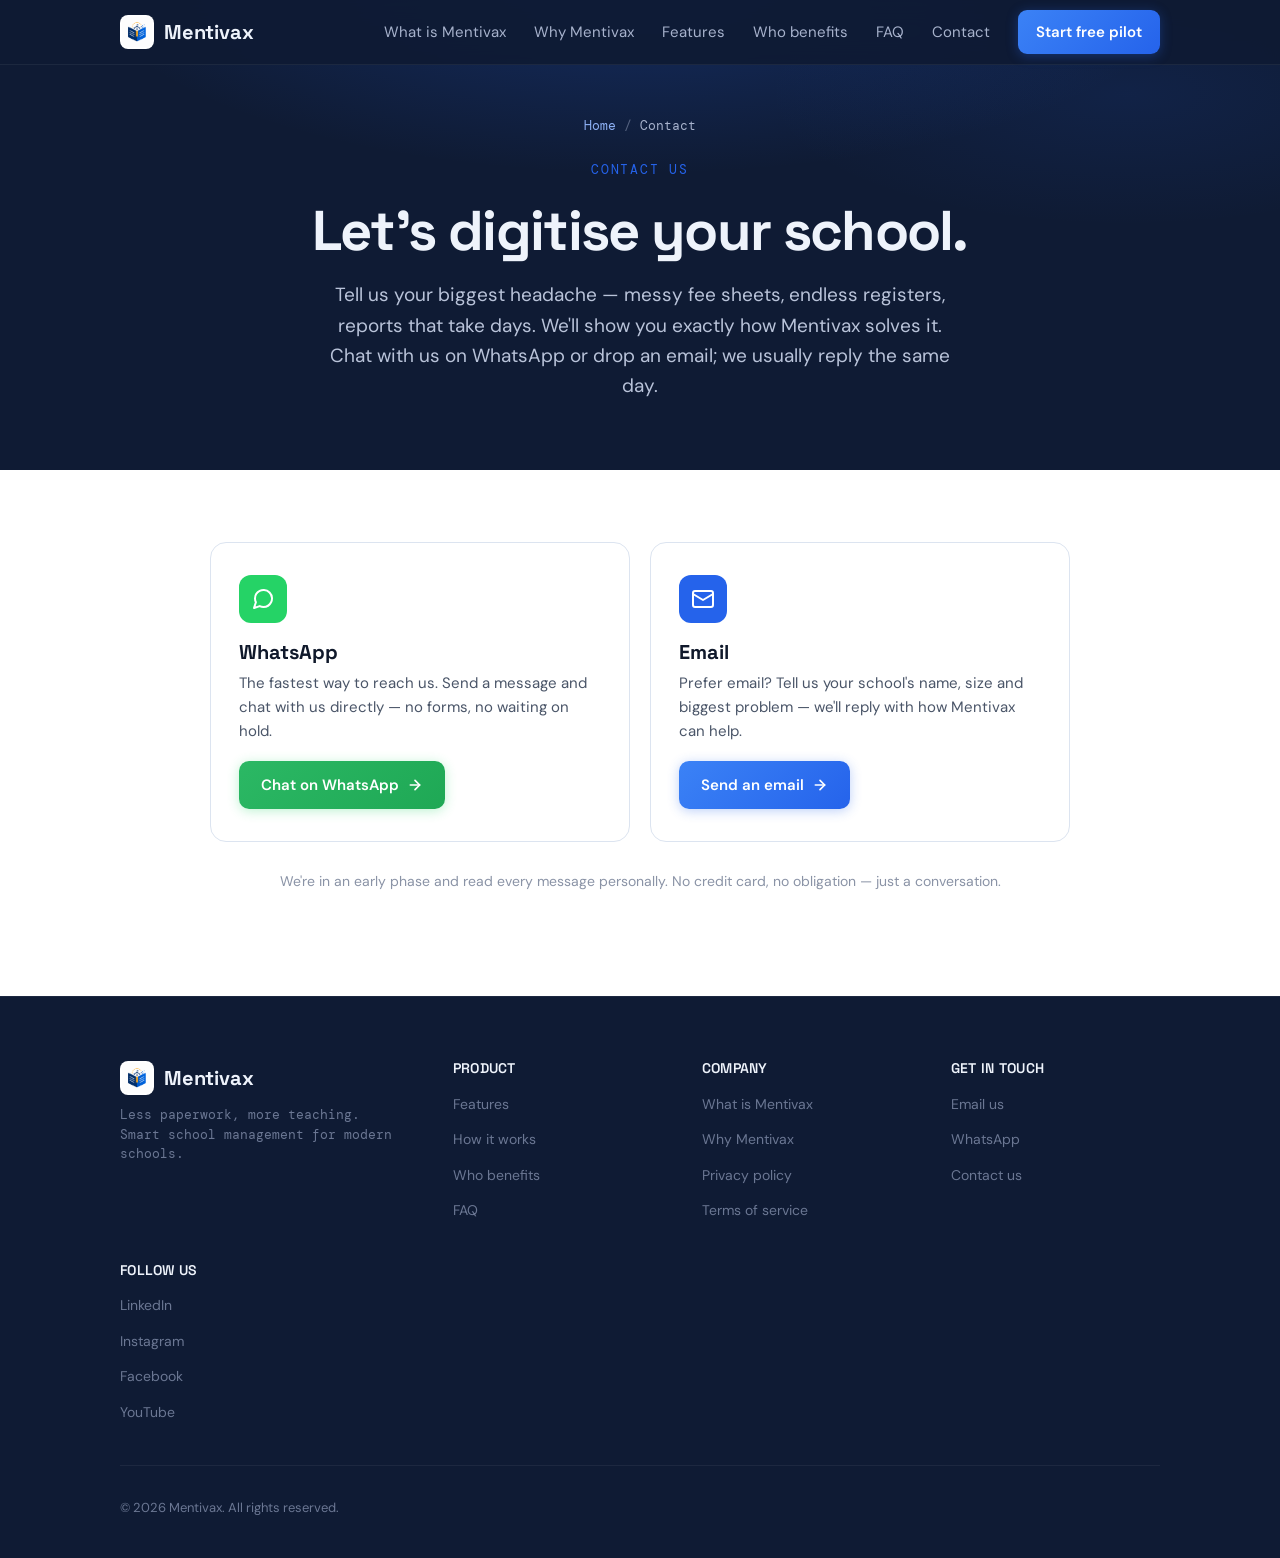
<file: contact.html>
<!DOCTYPE html>
<html lang="en">
<head>
  <meta charset="utf-8">
  <title>Contact Mentivax</title>
  <link rel="canonical" href="https://www.mentivax.com/contact/">
  <meta name="robots" content="noindex, follow">
  <meta http-equiv="refresh" content="0; url=/contact/">
  <script>location.replace("/contact/");</script>
</head>
<body>
  <p>Redirecting to <a href="/contact/">/contact/</a>&hellip;</p>
</body>
</html>
</file>
<file: css/style.css>
/* ============================================
   Mentivax Landing Page — Mobile-first CSS
   ============================================ */

/* --- Design Tokens --- */
:root {
  --color-bg-dark: #0F1B34;
  --color-bg-light: #EEF3FB;
  --color-bg-white: #fff;
  --color-text-primary: #10192B;
  --color-text-secondary: #4A5568;
  --color-text-muted: #8A93A6;
  --color-text-light: #EEF3FB;
  --color-text-light-muted: #B9C3D9;
  --color-text-light-dim: #A7B2CC;
  --color-text-light-faint: #6B7793;
  --color-purple: #2563EB;
  --color-purple-deep: #1E3A8A;
  --color-green: #1E9E6A;
  --color-red: #D9483B;
  --color-yellow: #FBBF24;
  --color-amber: #F59E0B;
  --color-wa-green: #25D366;
  --color-border: #DCE4F0;
  --color-border-light: #E4EAF4;
  --color-border-dark: #26355A;
  --color-surface-dark: #17233F;
  --color-surface-dark-alt: #1E2C4A;
  --font-sans: 'DM Sans', system-ui, -apple-system, sans-serif;
  --font-display: 'Space Grotesk', 'DM Sans', system-ui, sans-serif;
  --font-mono: 'DM Mono', ui-monospace, 'SFMono-Regular', monospace;
  --radius-sm: 9px;
  --radius-md: 14px;
  --radius-lg: 16px;
  --container-max: 1120px;
  --section-padding: 64px 20px;
}

@media (min-width: 768px) {
  :root {
    --section-padding: 104px 40px;
  }
}

/* --- Reset & Base --- */
*,
*::before,
*::after {
  box-sizing: border-box;
  margin: 0;
  padding: 0;
}

html {
  scroll-behavior: smooth;
  -webkit-text-size-adjust: 100%;
}

body {
  font-family: var(--font-sans);
  color: var(--color-text-primary);
  background: var(--color-bg-white);
  line-height: 1.6;
  -webkit-font-smoothing: antialiased;
  -moz-osx-font-smoothing: grayscale;
  overflow-x: hidden;
}

img, svg {
  display: block;
  max-width: 100%;
}

a {
  color: inherit;
  text-decoration: none;
}

ul {
  list-style: none;
}

h1, h2, h3, h4 {
  line-height: 1.1;
  font-weight: 700;
}

strong {
  font-weight: 600;
}

/* --- Utilities --- */
.container {
  max-width: var(--container-max);
  margin: 0 auto;
  padding: 0 20px;
}

@media (min-width: 768px) {
  .container {
    padding: 0 40px;
  }
}

.text-red { color: var(--color-red); }
.text-green { color: var(--color-green); font-weight: 600; }
.fw-600 { font-weight: 600; }

.hide-mobile {
  display: none;
}

@media (min-width: 768px) {
  .hide-mobile {
    display: inline;
  }
}

/* Reveal animation */
.reveal {
  opacity: 0;
  transform: translateY(24px);
  transition: opacity 0.6s ease, transform 0.6s ease;
}

.reveal.visible {
  opacity: 1;
  transform: translateY(0);
}

/* --- Buttons --- */
.btn {
  display: inline-flex;
  align-items: center;
  justify-content: center;
  font-family: var(--font-sans);
  font-weight: 600;
  border-radius: var(--radius-sm);
  cursor: pointer;
  transition: transform 0.15s ease, box-shadow 0.15s ease, background 0.15s ease;
  border: none;
  white-space: nowrap;
  text-decoration: none;
}

.btn:hover {
  transform: translateY(-1px);
}

.btn:active {
  transform: translateY(0);
}

.btn-primary {
  background: linear-gradient(135deg, #3B82F6, #2563EB);
  color: #fff;
  box-shadow: 0 2px 12px rgba(37, 99, 235, 0.35);
}

.btn-primary:hover {
  background: linear-gradient(135deg, #4F8DF7, #2D6BEE);
  box-shadow: 0 6px 24px rgba(37, 99, 235, 0.5);
}

.btn-outline {
  background: transparent;
  color: var(--color-text-light);
  border: 1px solid #2E3D5E;
}

.btn-outline:hover {
  border-color: #455579;
}

.btn-outline-hero {
  background: transparent;
  color: var(--color-text-light-muted);
  border: 1px solid #2E3D5E;
}

.btn-outline-hero:hover {
  border-color: var(--color-purple);
  color: var(--color-text-light);
}

.btn-green {
  background: var(--color-green);
  color: #06231a;
}

.btn-ghost {
  background: var(--color-surface-dark-alt);
  color: #C2CBDE;
}

.btn-sm {
  font-size: 14px;
  padding: 10px 18px;
}

.btn-lg {
  font-size: 16px;
  padding: 14px 28px;
  border-radius: 11px;
}

@media (min-width: 768px) {
  .btn-lg {
    font-size: 17px;
    padding: 16px 32px;
  }
}

.btn-xs {
  font-size: 12px;
  font-weight: 600;
  padding: 6px 11px;
  border-radius: 14px;
}

/* --- Header --- */
.site-header {
  position: fixed;
  top: 0;
  left: 0;
  right: 0;
  z-index: 100;
  background: rgba(15, 27, 52, 0.92);
  backdrop-filter: blur(12px);
  -webkit-backdrop-filter: blur(12px);
  border-bottom: 1px solid rgba(255, 255, 255, 0.06);
  transition: background 0.3s ease;
}

.header-inner {
  display: flex;
  align-items: center;
  justify-content: space-between;
  height: 64px;
}

.logo {
  display: flex;
  align-items: center;
  gap: 10px;
  font-family: var(--font-display);
  font-weight: 700;
  font-size: 20px;
  letter-spacing: -0.01em;
  color: var(--color-text-light);
}

.logo-icon {
  width: 24px;
  height: 24px;
  border-radius: 7px;
  background: var(--color-purple);
  display: inline-flex;
  align-items: center;
  justify-content: center;
  font-size: 14px;
  font-weight: 700;
  color: var(--color-bg-dark);
}

/* Brand logo image (open-book mark) */
.logo-img {
  width: 34px;
  height: 34px;
  border-radius: 8px;
  background: #fff;
  object-fit: contain;
  padding: 2px;
  flex: none;
}

/* Mobile menu button */
.mobile-menu-btn {
  display: flex;
  flex-direction: column;
  gap: 5px;
  background: none;
  border: none;
  cursor: pointer;
  padding: 8px;
  z-index: 110;
}

.mobile-menu-btn span {
  display: block;
  width: 22px;
  height: 2px;
  background: var(--color-text-light);
  border-radius: 2px;
  transition: transform 0.3s ease, opacity 0.3s ease;
}

.mobile-menu-btn.active span:nth-child(1) {
  transform: translateY(7px) rotate(45deg);
}

.mobile-menu-btn.active span:nth-child(2) {
  opacity: 0;
}

.mobile-menu-btn.active span:nth-child(3) {
  transform: translateY(-7px) rotate(-45deg);
}

/* Mobile nav */
.main-nav {
  position: fixed;
  top: 0;
  right: -100%;
  width: 280px;
  height: 100dvh;
  background: var(--color-bg-dark);
  padding: 80px 28px 40px;
  transition: right 0.35s ease;
  z-index: 105;
  border-left: 1px solid rgba(255, 255, 255, 0.08);
}

.main-nav.open {
  right: 0;
}

.main-nav ul {
  display: flex;
  flex-direction: column;
  gap: 8px;
}

.main-nav li a {
  display: block;
  font-size: 16px;
  transition: color 0.2s;
}

.main-nav li a:not(.btn) {
  color: var(--color-text-light-dim);
  padding: 12px 0;
}

.main-nav li a:not(.btn):hover,
.main-nav li a:not(.btn):focus {
  color: var(--color-text-light);
}

.main-nav li:last-child a {
  margin-top: 8px;
  text-align: center;
}

/* Desktop nav */
@media (min-width: 768px) {
  .mobile-menu-btn {
    display: none;
  }

  .main-nav {
    position: static;
    width: auto;
    height: auto;
    background: none;
    padding: 0;
    border: none;
    right: auto;
  }

  .main-nav ul {
    flex-direction: row;
    align-items: center;
    gap: 28px;
  }

  .main-nav li a {
    font-size: 15px;
  }

  .main-nav li a:not(.btn) {
    color: var(--color-text-light-dim);
    padding: 0;
  }

  .main-nav li:last-child a {
    margin-top: 0;
  }
}

/* Menu overlay */
.menu-overlay {
  position: fixed;
  inset: 0;
  background: rgba(0, 0, 0, 0.5);
  z-index: 104;
  opacity: 0;
  pointer-events: none;
  transition: opacity 0.35s ease;
}

.menu-overlay.active {
  opacity: 1;
  pointer-events: auto;
}

/* --- Hero --- */
.hero {
  background:
    radial-gradient(ellipse 70% 55% at 50% -10%, rgba(37, 99, 235, 0.28), transparent 70%),
    radial-gradient(ellipse 40% 35% at 85% 25%, rgba(37, 99, 235, 0.10), transparent 70%),
    var(--color-bg-dark);
  color: var(--color-text-light);
  padding: 100px 20px 48px;
}

@media (min-width: 768px) {
  .hero {
    padding: 120px 40px 64px;
  }
}

.hero-content {
  max-width: 800px;
  margin: 0 auto;
  text-align: center;
}

.section-label {
  font-family: var(--font-mono);
  font-size: 12px;
  letter-spacing: 0.14em;
  text-transform: uppercase;
  color: var(--color-purple);
  margin-bottom: 18px;
}

@media (min-width: 768px) {
  .section-label {
    font-size: 13px;
  }
}

.section-label--red {
  color: var(--color-red);
}

.hero-label {
  margin-bottom: 20px;
}

.hero-title {
  font-family: var(--font-display);
  font-size: clamp(34px, 7vw, 68px);
  line-height: 1.05;
  letter-spacing: -0.03em;
  margin-bottom: 24px;
}

/* Bright-blue highlight with amber swash, echoing the brand cover */
.hero-accent {
  color: #60A5FA;
  position: relative;
  display: inline-block;
}

.hero-accent::after {
  content: "";
  position: absolute;
  left: 4%;
  right: 4%;
  bottom: -0.12em;
  height: 0.14em;
  background: url("data:image/svg+xml,%3Csvg xmlns='http://www.w3.org/2000/svg' viewBox='0 0 200 12' preserveAspectRatio='none'%3E%3Cpath d='M3 9 C60 2, 140 2, 197 7' stroke='%23F59E0B' stroke-width='5' stroke-linecap='round' fill='none'/%3E%3C/svg%3E") no-repeat center / 100% 100%;
}

.hero-subtitle {
  font-size: clamp(16px, 2.3vw, 19px);
  line-height: 1.6;
  color: var(--color-text-light-muted);
  max-width: 620px;
  margin: 0 auto 36px;
}

.hero-subtitle strong {
  color: var(--color-text-light);
  font-weight: 600;
}

.hero-ctas {
  display: flex;
  gap: 14px;
  justify-content: center;
  flex-wrap: wrap;
}

/* --- Trust Bar --- */
.trust-bar {
  display: flex;
  justify-content: center;
  align-items: center;
  gap: 20px;
  margin-top: 56px;
  padding: 24px 20px;
  background: rgba(255, 255, 255, 0.04);
  border: 1px solid rgba(255, 255, 255, 0.08);
  border-radius: 14px;
  flex-wrap: wrap;
}

@media (min-width: 768px) {
  .trust-bar {
    gap: 40px;
    margin-top: 72px;
    padding: 28px 40px;
  }
}

.trust-item {
  display: flex;
  flex-direction: column;
  align-items: center;
  gap: 4px;
  text-align: center;
}

.trust-number {
  font-family: var(--font-display);
  font-weight: 700;
  font-size: clamp(22px, 3vw, 28px);
  color: #60A5FA;
}

.trust-label {
  font-size: 13px;
  color: var(--color-text-light-faint);
}

.trust-divider {
  width: 1px;
  height: 36px;
  background: rgba(255, 255, 255, 0.1);
  display: none;
}

@media (min-width: 640px) {
  .trust-divider {
    display: block;
  }
}

/* --- Problem Section --- */
.problem {
  padding: var(--section-padding);
  background: var(--color-bg-white);
}

.section-header {
  text-align: center;
  max-width: 740px;
  margin: 0 auto 48px;
}

@media (min-width: 768px) {
  .section-header {
    margin-bottom: 60px;
  }
}

.section-title {
  font-family: var(--font-display);
  font-size: clamp(26px, 4.5vw, 44px);
  line-height: 1.08;
  letter-spacing: -0.02em;
  margin-bottom: 16px;
}

.section-desc {
  font-size: clamp(16px, 2.2vw, 18px);
  line-height: 1.6;
  color: var(--color-text-secondary);
}

.problem-comparison {
  display: flex;
  flex-direction: column;
  gap: 32px;
  align-items: center;
  max-width: 960px;
  margin: 0 auto;
}

@media (min-width: 900px) {
  .problem-comparison {
    display: grid;
    grid-template-columns: 1fr auto 1fr;
    gap: 40px;
    align-items: center;
  }
}

/* Spreadsheet mock */
.problem-before {
  position: relative;
  width: 100%;
  max-width: 400px;
}

.spreadsheet {
  background: #F3F1EC;
  border: 1px solid var(--color-border-light);
  border-radius: 8px;
  overflow: hidden;
  font-family: var(--font-mono);
  font-size: 11px;
  transform: rotate(-1.4deg);
  box-shadow: 0 18px 40px -22px rgba(0, 0, 0, 0.3);
}

.spreadsheet-header {
  background: #217346;
  color: #fff;
  padding: 7px 12px;
  font-size: 11px;
  letter-spacing: 0.02em;
}

.spreadsheet-row {
  display: grid;
  grid-template-columns: 1.4fr 1fr 1fr 0.8fr;
}

.spreadsheet-row span {
  padding: 7px 9px;
  border-bottom: 1px solid #ECE8DD;
  font-size: 11px;
}

.spreadsheet-row--head {
  background: #E7E3D8;
}

.spreadsheet-row--head span {
  border-bottom: 1px solid #D7D2C5;
  font-weight: 500;
}

.spreadsheet-row:not(.spreadsheet-row--head):not(.spreadsheet-row--error):not(.spreadsheet-row--warn) {
  background: #fff;
}

.spreadsheet-row--error {
  background: #FCEFEE;
}

.spreadsheet-row--warn {
  background: #FFFBEA;
}

.sticky-note {
  position: absolute;
  right: -8px;
  top: -16px;
  background: var(--color-yellow);
  color: #5b4a00;
  font-family: var(--font-sans);
  font-size: 12px;
  line-height: 1.3;
  padding: 9px 11px;
  border-radius: 3px;
  transform: rotate(4deg);
  box-shadow: 0 6px 14px -6px rgba(0, 0, 0, 0.35);
  max-width: 150px;
}

/* Arrow */
.problem-arrow {
  display: flex;
  flex-direction: column;
  align-items: center;
  gap: 8px;
}

.arrow-icon {
  font-family: var(--font-display);
  font-weight: 700;
  font-size: 32px;
  color: var(--color-green);
  transform: rotate(90deg);
}

@media (min-width: 900px) {
  .arrow-icon {
    font-size: 38px;
    transform: none;
  }
}

.arrow-label {
  font-family: var(--font-mono);
  font-size: 11px;
  color: var(--color-text-muted);
}

/* Mentivax card */
.problem-after {
  width: 100%;
  max-width: 400px;
}

.mentivax-card {
  background: var(--color-bg-dark);
  border-radius: 12px;
  padding: 22px;
  color: var(--color-text-light);
  box-shadow: 0 18px 40px -22px rgba(0, 0, 0, 0.4);
}

@media (min-width: 768px) {
  .mentivax-card {
    padding: 26px;
  }
}

.mentivax-card-q {
  display: flex;
  align-items: center;
  gap: 9px;
  font-family: var(--font-mono);
  font-size: 12px;
  color: var(--color-text-muted);
  margin-bottom: 16px;
}

.mentivax-card-icon {
  width: 20px;
  height: 20px;
  border-radius: 6px;
  background: var(--color-green);
  display: inline-flex;
  align-items: center;
  justify-content: center;
  color: #0B141A;
  font-family: var(--font-display);
  font-weight: 700;
  font-size: 11px;
}

.mentivax-card-amount {
  margin-bottom: 6px;
}

.mentivax-card-amount .amount {
  font-family: var(--font-display);
  font-weight: 700;
  font-size: clamp(28px, 4vw, 34px);
  line-height: 1;
}

.mentivax-card-amount .amount-label {
  font-size: 16px;
  color: #8aa;
  font-weight: 500;
  margin-left: 8px;
}

.mentivax-card-meta {
  font-size: 14px;
  color: var(--color-text-light-muted);
  line-height: 1.5;
}

.mentivax-card-divider {
  border: none;
  height: 1px;
  background: #2c2922;
  margin: 18px 0;
}

.mentivax-card-actions {
  display: flex;
  gap: 8px;
}

/* Pain Points */
.pain-points {
  display: flex;
  flex-direction: column;
  gap: 16px;
  max-width: 680px;
  margin: 56px auto 0;
}

@media (min-width: 768px) {
  .pain-points {
    margin-top: 72px;
  }
}

.pain-point {
  display: flex;
  gap: 16px;
  align-items: flex-start;
  padding: 20px;
  background: #FFF8F6;
  border: 1px solid #F5E0DA;
  border-radius: var(--radius-md);
}

.pain-icon {
  flex: none;
  width: 36px;
  height: 36px;
  border-radius: 10px;
  background: #FCEFEE;
  display: flex;
  align-items: center;
  justify-content: center;
  color: var(--color-red);
}

.pain-point strong {
  display: block;
  font-size: 15px;
  margin-bottom: 4px;
  color: var(--color-text-primary);
}

.pain-point p {
  font-size: 14px;
  line-height: 1.5;
  color: var(--color-text-secondary);
}

/* --- Why Different Section --- */
.why-different {
  padding: var(--section-padding);
  background: var(--color-bg-light);
}

.diff-grid {
  display: grid;
  grid-template-columns: 1fr;
  gap: 20px;
  max-width: 800px;
  margin: 0 auto;
}

@media (min-width: 640px) {
  .diff-grid {
    grid-template-columns: 1fr 1fr;
    gap: 24px;
  }
}

.diff-card {
  border-radius: var(--radius-md);
  padding: 28px;
}

.diff-card--old {
  background: #FFF8F6;
  border: 1px solid #F0D8D2;
}

.diff-card--new {
  background: #F0FFF6;
  border: 1px solid #C8ECD8;
}

.diff-card-header {
  margin-bottom: 20px;
}

.diff-badge {
  font-family: var(--font-mono);
  font-size: 12px;
  font-weight: 500;
  letter-spacing: 0.06em;
  text-transform: uppercase;
  padding: 5px 12px;
  border-radius: 20px;
}

.diff-badge--red {
  background: #FCEFEE;
  color: var(--color-red);
}

.diff-badge--green {
  background: #E4F9EE;
  color: var(--color-green);
}

.diff-list {
  display: flex;
  flex-direction: column;
  gap: 14px;
}

.diff-list li {
  display: flex;
  align-items: flex-start;
  gap: 10px;
  font-size: 15px;
  line-height: 1.45;
  color: var(--color-text-secondary);
}

.diff-x {
  flex: none;
  font-size: 16px;
  font-weight: 700;
  color: var(--color-red);
  width: 20px;
  text-align: center;
  line-height: 1.4;
}

.diff-check {
  flex: none;
  font-size: 14px;
  font-weight: 700;
  color: var(--color-green);
  width: 20px;
  text-align: center;
  line-height: 1.5;
}

/* --- Command Bar (inside hero) --- */
.command-bar-wrap {
  max-width: 700px;
  margin: 40px auto 0;
}

@media (min-width: 768px) {
  .command-bar-wrap {
    margin-top: 48px;
  }
}

.command-bar {
  display: flex;
  align-items: center;
  gap: 12px;
  background: var(--color-surface-dark);
  border-radius: var(--radius-lg);
  padding: 18px 20px;
  animation: mvGlow 3.6s ease-in-out infinite;
}

@media (min-width: 768px) {
  .command-bar {
    gap: 14px;
    padding: 21px 24px;
  }
}

@keyframes mvGlow {
  0%, 100% {
    box-shadow: 0 0 0 1px rgba(37, 99, 235, 0.35), 0 0 34px -8px rgba(37, 99, 235, 0.55);
  }
  50% {
    box-shadow: 0 0 0 1px rgba(37, 99, 235, 0.6), 0 0 54px -6px rgba(37, 99, 235, 0.8);
  }
}

.command-bar-icon {
  width: 28px;
  height: 28px;
  border-radius: var(--radius-sm);
  background: linear-gradient(135deg, #2563EB, #1E3A8A);
  flex: none;
}

@media (min-width: 768px) {
  .command-bar-icon {
    width: 30px;
    height: 30px;
  }
}

.command-bar-text {
  font-size: 16px;
  color: var(--color-text-light);
  flex: 1;
  text-align: left;
  min-height: 24px;
}

@media (min-width: 768px) {
  .command-bar-text {
    font-size: 18px;
  }
}

.command-bar-caret {
  display: inline-block;
  width: 2px;
  height: 20px;
  background: var(--color-purple);
  margin-left: 2px;
  vertical-align: -3px;
  animation: mvCaret 1s steps(1) infinite;
}

@keyframes mvCaret {
  0%, 100% { opacity: 1; }
  50% { opacity: 0; }
}

.command-bar-hint {
  font-family: var(--font-mono);
  font-size: 12px;
  color: var(--color-text-light-faint);
}

.command-answer {
  display: flex;
  gap: 12px;
  margin-top: 14px;
  background: rgba(37, 99, 235, 0.08);
  border: 1px solid rgba(37, 99, 235, 0.22);
  border-radius: var(--radius-lg);
  padding: 16px 18px;
  text-align: left;
}

@media (min-width: 768px) {
  .command-answer {
    gap: 14px;
    margin-top: 16px;
    padding: 18px 22px;
  }
}

.command-answer-icon {
  font-family: var(--font-display);
  font-weight: 700;
  font-size: 13px;
  color: var(--color-purple);
  flex: none;
  padding-top: 2px;
}

.command-answer-text {
  font-size: 15px;
  line-height: 1.5;
  color: #E7E3DA;
}

@media (min-width: 768px) {
  .command-answer-text {
    font-size: 16px;
  }
}

.command-tags {
  display: flex;
  gap: 8px;
  flex-wrap: wrap;
  margin-top: 16px;
  justify-content: center;
}

.command-tags-label {
  font-family: var(--font-mono);
  font-size: 12px;
  color: var(--color-text-light-faint);
  display: flex;
  align-items: center;
}

.tag {
  font-size: 13px;
  color: var(--color-text-muted);
  border: 1px solid var(--color-border-dark);
  border-radius: 20px;
  padding: 5px 12px;
  transition: border-color 0.2s;
}

.tag:hover {
  border-color: var(--color-text-muted);
}

/* --- Features Section --- */
.features {
  padding: var(--section-padding);
  background: var(--color-bg-light);
}

.features-grid {
  display: grid;
  grid-template-columns: 1fr;
  gap: 20px;
  max-width: 1040px;
  margin: 0 auto;
}

@media (min-width: 640px) {
  .features-grid {
    grid-template-columns: 1fr 1fr;
  }
}

@media (min-width: 960px) {
  .features-grid {
    grid-template-columns: 1fr 1fr 1fr;
    gap: 24px;
  }

  .features-grid--full {
    grid-template-columns: repeat(3, 1fr);
  }
}

.feature-card {
  background: var(--color-bg-white);
  border: 1px solid var(--color-border);
  border-radius: var(--radius-md);
  padding: 26px;
  position: relative;
  box-shadow: 0 1px 3px rgba(16, 25, 43, 0.04);
  transition: transform 0.2s ease, box-shadow 0.2s ease, border-color 0.2s ease;
}

.feature-card:hover {
  transform: translateY(-3px);
  border-color: rgba(37, 99, 235, 0.35);
  box-shadow: 0 12px 28px -10px rgba(16, 25, 43, 0.14);
}

@media (min-width: 768px) {
  .feature-card {
    padding: 30px;
  }
}

.feature-card--highlight {
  border-color: var(--color-green);
  box-shadow: 0 0 0 1px var(--color-green), 0 8px 24px -8px rgba(30, 158, 106, 0.15);
}

.feature-badge {
  position: absolute;
  top: -10px;
  left: 20px;
  background: var(--color-green);
  color: #fff;
  font-family: var(--font-mono);
  font-size: 11px;
  font-weight: 500;
  letter-spacing: 0.06em;
  text-transform: uppercase;
  padding: 3px 10px;
  border-radius: 10px;
}

.feature-icon {
  width: 44px;
  height: 44px;
  border-radius: 11px;
  display: flex;
  align-items: center;
  justify-content: center;
  margin-bottom: 20px;
}

.feature-icon--purple {
  background: #ECE9FF;
  color: var(--color-purple);
}

.feature-icon--green {
  background: #E4F4EC;
  color: var(--color-green);
}

.feature-icon--wa {
  background: #E4F9EE;
  color: #128C7E;
}

.feature-title {
  font-family: var(--font-display);
  font-size: 20px;
  letter-spacing: -0.01em;
  margin-bottom: 10px;
}

@media (min-width: 768px) {
  .feature-title {
    font-size: 22px;
  }
}

.feature-desc {
  font-size: 15px;
  line-height: 1.55;
  color: var(--color-text-secondary);
  margin-bottom: 18px;
}

.feature-demo {
  background: var(--color-bg-light);
  border-radius: 10px;
  padding: 13px 15px;
  font-size: 13px;
}

.feature-demo-row {
  display: flex;
  justify-content: space-between;
}

.feature-demo-row + .feature-demo-row {
  margin-top: 7px;
}

.feature-demo-row--small {
  margin-top: 10px;
  padding-top: 10px;
  border-top: 1px solid var(--color-border);
  font-size: 12px;
}

.feature-demo-row span:first-child {
  color: var(--color-text-secondary);
}

.progress-bar {
  height: 6px;
  background: #E7E3DA;
  border-radius: 4px;
  overflow: hidden;
  margin-top: 7px;
}

.progress-bar-fill {
  width: var(--progress, 0%);
  height: 100%;
  background: var(--color-green);
  border-radius: 4px;
  transition: width 1.2s ease;
}

/* Chat bubbles */
.feature-demo--chat {
  display: flex;
  flex-direction: column;
  gap: 6px;
}

.chat-bubble {
  align-self: flex-end;
  background: #005C4B;
  color: #E9FBF3;
  padding: 5px 10px;
  border-radius: 10px 10px 2px 10px;
  font-size: 13px;
  max-width: 85%;
}

.chat-bubble--reply {
  align-self: flex-start;
  background: #fff;
  color: var(--color-text-primary);
  border: 1px solid var(--color-border);
  border-radius: 10px 10px 10px 2px;
}

.chat-bubble--bot {
  align-self: flex-end;
  background: #005C4B;
}

.chat-status {
  color: var(--color-green);
  font-weight: 600;
  font-size: 12px;
  margin-top: 2px;
}

/* Coming Soon */
.coming-soon {
  text-align: center;
  margin-top: 48px;
  max-width: 700px;
  margin-left: auto;
  margin-right: auto;
}

.coming-soon-label {
  font-family: var(--font-mono);
  font-size: 12px;
  letter-spacing: 0.1em;
  text-transform: uppercase;
  color: var(--color-text-muted);
  margin-bottom: 16px;
}

.coming-soon-tags {
  display: flex;
  flex-wrap: wrap;
  gap: 8px;
  justify-content: center;
}

.coming-tag {
  font-size: 13px;
  color: var(--color-text-secondary);
  background: var(--color-bg-white);
  border: 1px dashed var(--color-border);
  border-radius: 20px;
  padding: 6px 14px;
}

/* --- Who Benefits --- */
.who-benefits {
  padding: var(--section-padding);
  background: var(--color-bg-white);
}

.benefits-grid {
  display: grid;
  grid-template-columns: 1fr;
  gap: 16px;
  max-width: 1040px;
  margin: 0 auto;
}

@media (min-width: 640px) {
  .benefits-grid {
    grid-template-columns: 1fr 1fr;
    gap: 20px;
  }
}

@media (min-width: 960px) {
  .benefits-grid {
    grid-template-columns: 1fr 1fr 1fr;
  }
}

.benefit-card {
  padding: 24px;
  border: 1px solid var(--color-border);
  border-radius: var(--radius-md);
  background: var(--color-bg-white);
  transition: border-color 0.2s, box-shadow 0.2s, transform 0.2s ease;
}

.benefit-card:hover {
  transform: translateY(-3px);
  border-color: rgba(37, 99, 235, 0.4);
  box-shadow: 0 12px 28px -10px rgba(37, 99, 235, 0.14);
}

.benefit-card--cta {
  background: var(--color-bg-light);
  border-style: dashed;
}

.benefit-emoji {
  width: 48px;
  height: 48px;
  border-radius: 12px;
  background: var(--color-bg-light);
  display: flex;
  align-items: center;
  justify-content: center;
  margin-bottom: 16px;
  color: var(--color-purple-deep);
}

.benefit-card--cta .benefit-emoji {
  color: var(--color-green);
}

.benefit-title {
  font-family: var(--font-display);
  font-size: 18px;
  margin-bottom: 8px;
}

.benefit-desc {
  font-size: 14px;
  line-height: 1.55;
  color: var(--color-text-secondary);
}

/* --- How It Works --- */
.how-it-works {
  padding: var(--section-padding);
  background: var(--color-bg-light);
}

.steps-grid {
  display: grid;
  grid-template-columns: 1fr;
  gap: 32px;
  max-width: 1040px;
  margin: 0 auto;
}

@media (min-width: 768px) {
  .steps-grid {
    grid-template-columns: 1fr 1fr 1fr;
    gap: 24px;
  }
}

.step {
  border-top: 3px solid var(--color-text-primary);
  padding-top: 24px;
}

.step[data-accent="purple"] {
  border-top-color: var(--color-purple-deep);
}

.step[data-accent="green"] {
  border-top-color: var(--color-green);
}

.step-number {
  font-family: var(--font-mono);
  font-size: 13px;
  color: var(--color-text-muted);
  margin-bottom: 12px;
  text-transform: uppercase;
}

.step-title {
  font-family: var(--font-display);
  font-size: 21px;
  margin-bottom: 10px;
}

@media (min-width: 768px) {
  .step-title {
    font-size: 23px;
  }
}

.step-desc {
  font-size: 15px;
  line-height: 1.55;
  color: var(--color-text-secondary);
}

/* --- Social Proof --- */
.social-proof {
  padding: 64px 20px;
  background: var(--color-bg-white);
}

@media (min-width: 768px) {
  .social-proof {
    padding: 80px 40px;
  }
}

.proof-quote {
  max-width: 680px;
  margin: 0 auto;
  text-align: center;
}

.proof-quote blockquote {
  position: relative;
  margin-bottom: 20px;
}

.proof-quote blockquote::before {
  content: '\201C';
  position: absolute;
  top: -20px;
  left: 50%;
  transform: translateX(-50%);
  font-family: var(--font-display);
  font-size: 72px;
  color: var(--color-purple);
  opacity: 0.2;
  line-height: 1;
}

.proof-quote p {
  font-size: clamp(17px, 2.5vw, 20px);
  line-height: 1.6;
  color: var(--color-text-primary);
  font-style: italic;
}

.proof-author {
  display: flex;
  flex-direction: column;
  gap: 2px;
}

.proof-author strong {
  font-size: 15px;
  color: var(--color-text-primary);
}

.proof-author span {
  font-size: 14px;
  color: var(--color-text-muted);
}

/* --- FAQ --- */
.faq {
  padding: var(--section-padding);
  background: var(--color-bg-light);
}

.faq-title {
  font-family: var(--font-display);
  font-size: clamp(26px, 4.5vw, 38px);
  line-height: 1.1;
  letter-spacing: -0.02em;
  text-align: center;
  margin-bottom: 32px;
}

@media (min-width: 768px) {
  .faq-title {
    margin-bottom: 40px;
  }
}

.faq-list {
  max-width: 780px;
  margin: 0 auto;
  background: var(--color-bg-white);
  border: 1px solid var(--color-border);
  border-radius: var(--radius-md);
  overflow: hidden;
}

.faq-item {
  border-bottom: 1px solid #EDE9E0;
}

.faq-item:last-child {
  border-bottom: none;
}

.faq-question {
  display: flex;
  align-items: center;
  justify-content: space-between;
  gap: 16px;
  padding: 18px 20px;
  cursor: pointer;
  font-family: var(--font-display);
  font-weight: 600;
  font-size: 16px;
  color: var(--color-text-primary);
  list-style: none;
  user-select: none;
  transition: background 0.15s;
}

.faq-question:hover {
  background: rgba(0, 0, 0, 0.015);
}

@media (min-width: 768px) {
  .faq-question {
    padding: 22px 28px;
    font-size: 18px;
  }
}

.faq-question::-webkit-details-marker {
  display: none;
}

.faq-icon {
  flex: none;
  width: 28px;
  height: 28px;
  display: flex;
  align-items: center;
  justify-content: center;
  font-family: var(--font-mono);
  font-size: 22px;
  color: var(--color-purple-deep);
  transition: transform 0.3s ease;
}

.faq-icon::before {
  content: '+';
}

.faq-item[open] .faq-icon {
  transform: rotate(45deg);
}

.faq-answer {
  padding: 0 20px 20px;
  font-size: 15px;
  line-height: 1.6;
  color: var(--color-text-secondary);
  max-width: 640px;
}

@media (min-width: 768px) {
  .faq-answer {
    padding: 0 28px 24px;
    font-size: 16px;
  }
}

/* --- CTA --- */
.cta {
  padding: 64px 20px;
  background:
    radial-gradient(ellipse 65% 70% at 50% 110%, rgba(37, 99, 235, 0.25), transparent 70%),
    var(--color-bg-dark);
  color: var(--color-text-light);
  text-align: center;
}

@media (min-width: 768px) {
  .cta {
    padding: 96px 40px;
  }
}

.cta-label {
  font-family: var(--font-mono);
  font-size: 13px;
  letter-spacing: 0.14em;
  text-transform: uppercase;
  color: var(--color-purple);
  margin-bottom: 18px;
}

.cta-title {
  font-family: var(--font-display);
  font-size: clamp(28px, 5.5vw, 48px);
  line-height: 1.08;
  letter-spacing: -0.025em;
  max-width: 700px;
  margin: 0 auto 20px;
}

.cta-title em {
  color: var(--color-yellow);
  font-style: normal;
}

.cta-desc {
  font-size: clamp(15px, 2vw, 18px);
  line-height: 1.6;
  color: var(--color-text-light-muted);
  max-width: 540px;
  margin: 0 auto 32px;
}

@media (min-width: 768px) {
  .cta-desc {
    margin-bottom: 36px;
  }
}

.cta-actions {
  display: flex;
  gap: 14px;
  justify-content: center;
  align-items: center;
  flex-wrap: wrap;
}

.cta-reassurance {
  margin-top: 24px;
  font-size: 13px;
  color: var(--color-text-light-faint);
  display: flex;
  flex-wrap: wrap;
  justify-content: center;
  gap: 4px;
}

.cta-dot {
  margin: 0 4px;
}

/* --- Footer --- */
.site-footer {
  background: var(--color-bg-dark);
  color: var(--color-text-light-muted);
  border-top: 1px solid rgba(255, 255, 255, 0.06);
  padding: 48px 20px 32px;
}

@media (min-width: 768px) {
  .site-footer {
    padding: 64px 40px 40px;
  }
}

.footer-inner {
  display: flex;
  flex-direction: column;
  gap: 40px;
}

@media (min-width: 768px) {
  .footer-inner {
    display: grid;
    grid-template-columns: 1.4fr 1fr 1fr 1fr;
    gap: 40px;
  }
}

.footer-brand .logo {
  margin-bottom: 10px;
}

.footer-tagline {
  font-family: var(--font-mono);
  font-size: 13px;
  color: var(--color-text-light-faint);
  line-height: 1.5;
}

.footer-nav {
  display: grid;
  grid-template-columns: 1fr 1fr;
  gap: 32px;
}

@media (min-width: 768px) {
  .footer-nav {
    display: contents;
  }
}

.footer-col h4 {
  font-family: var(--font-display);
  font-size: 14px;
  font-weight: 600;
  color: var(--color-text-light);
  margin-bottom: 14px;
  letter-spacing: 0.02em;
  text-transform: uppercase;
}

.footer-col ul {
  display: flex;
  flex-direction: column;
  gap: 10px;
}

.footer-col a {
  font-size: 14px;
  color: var(--color-text-light-faint);
  transition: color 0.2s;
}

.footer-col a:hover {
  color: var(--color-text-light);
}

.footer-bottom {
  padding-top: 32px;
  border-top: 1px solid rgba(255, 255, 255, 0.06);
  font-size: 13px;
  color: var(--color-text-light-faint);
}

@media (min-width: 768px) {
  .footer-bottom {
    grid-column: 1 / -1;
  }
}

/* --- Skip to content (accessibility) --- */
.skip-link {
  position: absolute;
  top: -100px;
  left: 10px;
  background: var(--color-purple);
  color: var(--color-bg-dark);
  padding: 10px 20px;
  border-radius: 8px;
  font-weight: 600;
  z-index: 999;
  transition: top 0.2s;
}

.skip-link:focus {
  top: 10px;
}

/* --- Compatibility Banner --- */
.compat-banner {
  padding: 56px 20px;
  background: var(--color-bg-dark);
}

@media (min-width: 768px) {
  .compat-banner {
    padding: 80px 40px;
  }
}

.compat-card {
  display: flex;
  flex-direction: column;
  gap: 24px;
  max-width: 800px;
  margin: 0 auto;
  padding: 32px 24px;
  background: var(--color-surface-dark);
  border: 1px solid rgba(37, 99, 235, 0.2);
  border-radius: 18px;
  position: relative;
  overflow: hidden;
}

@media (min-width: 768px) {
  .compat-card {
    flex-direction: row;
    padding: 40px 36px;
    gap: 32px;
    align-items: flex-start;
  }
}

.compat-card::before {
  content: '';
  position: absolute;
  top: -60px;
  right: -60px;
  width: 200px;
  height: 200px;
  background: radial-gradient(circle, rgba(37, 99, 235, 0.1) 0%, transparent 70%);
  pointer-events: none;
}

.compat-icon {
  flex: none;
  width: 56px;
  height: 56px;
  border-radius: 14px;
  background: rgba(37, 99, 235, 0.12);
  display: flex;
  align-items: center;
  justify-content: center;
  color: var(--color-purple);
}

.compat-title {
  font-family: var(--font-display);
  font-size: clamp(22px, 3.5vw, 28px);
  font-weight: 700;
  letter-spacing: -0.02em;
  color: var(--color-text-light);
  margin-bottom: 12px;
}

.compat-desc {
  font-size: 16px;
  line-height: 1.65;
  color: var(--color-text-light-muted);
  margin-bottom: 20px;
}

.compat-desc strong {
  color: var(--color-text-light);
}

.compat-points {
  display: flex;
  flex-direction: column;
  gap: 10px;
}

.compat-point {
  display: flex;
  align-items: center;
  gap: 10px;
  font-size: 15px;
  color: var(--color-text-light-dim);
}

.compat-point svg {
  flex: none;
  color: var(--color-green);
}

/* --- Why Mentivax --- */
.why-mentivax {
  padding: 56px 20px;
  background: var(--color-bg-light);
}

@media (min-width: 768px) {
  .why-mentivax {
    padding: 80px 40px;
  }
}

/* --- Nav active state --- */
.nav-active {
  color: var(--color-text-light) !important;
}

/* ============================================
   About / What is Mentivax Page
   ============================================ */

/* Page Hero */
.page-hero {
  background:
    radial-gradient(ellipse 62% 60% at 50% -5%, rgba(37, 99, 235, 0.26), transparent 70%),
    radial-gradient(ellipse 40% 40% at 88% 20%, rgba(37, 99, 235, 0.10), transparent 70%),
    var(--color-bg-dark);
  color: var(--color-text-light);
  padding: 104px 20px 56px;
  text-align: center;
}

@media (min-width: 768px) {
  .page-hero {
    padding: 116px 40px 68px;
  }
}

.page-hero .section-label {
  margin-bottom: 20px;
}

.page-hero-title {
  font-family: var(--font-display);
  font-size: clamp(30px, 6vw, 56px);
  line-height: 1.06;
  letter-spacing: -0.03em;
  margin-bottom: 20px;
  max-width: 800px;
  margin-left: auto;
  margin-right: auto;
}

.page-hero-subtitle {
  font-size: clamp(16px, 2.2vw, 19px);
  line-height: 1.6;
  color: var(--color-text-light-muted);
  max-width: 620px;
  margin: 0 auto;
}

/* About Sections */
.about-section {
  padding: 56px 20px;
}

@media (min-width: 768px) {
  .about-section {
    padding: 80px 40px;
  }
}

.about-section--alt {
  background: var(--color-bg-light);
}

.about-container {
  max-width: 720px;
}

.about-block p {
  font-size: 16px;
  line-height: 1.7;
  color: var(--color-text-secondary);
  margin-bottom: 16px;
}

@media (min-width: 768px) {
  .about-block p {
    font-size: 17px;
  }
}

.about-block p:last-child {
  margin-bottom: 0;
}

.about-heading {
  font-family: var(--font-display);
  font-size: clamp(23px, 3.2vw, 31px);
  line-height: 1.15;
  letter-spacing: -0.02em;
  margin-bottom: 18px;
  color: var(--color-text-primary);
}

.about-lead {
  font-size: 18px !important;
  color: var(--color-text-primary) !important;
  font-weight: 500;
}

@media (min-width: 768px) {
  .about-lead {
    font-size: 20px !important;
  }
}

/* Principles */
.about-principles {
  display: flex;
  flex-direction: column;
  gap: 32px;
  margin-top: 32px;
}

.principle {
  display: flex;
  gap: 20px;
  align-items: flex-start;
}

.principle-number {
  flex: none;
  font-family: var(--font-mono);
  font-size: 14px;
  font-weight: 500;
  color: var(--color-purple);
  background: #ECE9FF;
  width: 40px;
  height: 40px;
  border-radius: 10px;
  display: flex;
  align-items: center;
  justify-content: center;
  margin-top: 2px;
}

.principle h3 {
  font-family: var(--font-display);
  font-size: 19px;
  margin-bottom: 8px;
  color: var(--color-text-primary);
}

@media (min-width: 768px) {
  .principle h3 {
    font-size: 21px;
  }
}

.principle p {
  font-size: 15px;
  line-height: 1.6;
  color: var(--color-text-secondary);
  margin-bottom: 0;
}

/* Capability Grid */
.capability-grid {
  display: grid;
  grid-template-columns: 1fr;
  gap: 16px;
  margin: 28px 0;
}

@media (min-width: 560px) {
  .capability-grid {
    grid-template-columns: 1fr 1fr;
  }
}

.capability {
  padding: 22px;
  border-radius: var(--radius-md);
  border: 1px solid var(--color-border);
  background: var(--color-bg-white);
}

.capability--coming {
  opacity: 0.7;
  border-style: dashed;
}

.capability-status {
  display: inline-block;
  font-family: var(--font-mono);
  font-size: 11px;
  font-weight: 500;
  letter-spacing: 0.06em;
  text-transform: uppercase;
  padding: 3px 10px;
  border-radius: 10px;
  background: #E4F9EE;
  color: var(--color-green);
  margin-bottom: 12px;
}

.capability-status--coming {
  background: #F0EDFF;
  color: var(--color-purple);
}

.capability h3 {
  font-family: var(--font-display);
  font-size: 17px;
  margin-bottom: 6px;
  color: var(--color-text-primary);
}

.capability p {
  font-size: 14px;
  line-height: 1.55;
  color: var(--color-text-secondary);
  margin-bottom: 0;
}

/* About List */
.about-list {
  list-style: none;
  display: flex;
  flex-direction: column;
  gap: 12px;
  margin: 16px 0;
  padding: 0;
}

.about-list li {
  position: relative;
  padding-left: 24px;
  font-size: 16px;
  line-height: 1.6;
  color: var(--color-text-secondary);
}

@media (min-width: 768px) {
  .about-list li {
    font-size: 17px;
  }
}

.about-list li::before {
  content: '';
  position: absolute;
  left: 0;
  top: 10px;
  width: 8px;
  height: 8px;
  border-radius: 50%;
  background: var(--color-purple);
}

.about-footnote {
  font-size: 15px;
  color: var(--color-text-muted);
  font-style: italic;
  margin-top: 8px;
}

.about-footnote a {
  color: var(--color-purple);
  text-decoration: underline;
  text-underline-offset: 2px;
}

.about-footnote a:hover {
  color: var(--color-purple-deep);
}

/* ============================================
   Contact Page
   ============================================ */
.contact-section {
  padding: 56px 20px 80px;
}

@media (min-width: 768px) {
  .contact-section {
    padding: 72px 40px 104px;
  }
}

.contact-methods {
  display: grid;
  grid-template-columns: 1fr;
  gap: 20px;
  max-width: 860px;
  margin: 0 auto;
}

@media (min-width: 700px) {
  .contact-methods {
    grid-template-columns: 1fr 1fr;
  }
}

.contact-card {
  display: flex;
  flex-direction: column;
  align-items: flex-start;
  padding: 32px 28px;
  background: var(--color-bg-white);
  border: 1px solid var(--color-border);
  border-radius: var(--radius-lg);
  transition: transform 0.15s ease, box-shadow 0.15s ease, border-color 0.15s ease;
}

.contact-card:hover {
  transform: translateY(-3px);
  border-color: var(--color-purple);
  box-shadow: 0 12px 30px -12px rgba(37, 99, 235, 0.28);
}

.contact-card-icon {
  width: 48px;
  height: 48px;
  border-radius: 12px;
  display: inline-flex;
  align-items: center;
  justify-content: center;
  margin-bottom: 18px;
  color: #fff;
}

.contact-card-icon--wa { background: var(--color-wa-green); }
.contact-card-icon--mail { background: var(--color-purple); }

.contact-card h3 {
  font-family: var(--font-display);
  font-size: 20px;
  margin-bottom: 8px;
  color: var(--color-text-primary);
}

.contact-card p {
  font-size: 15px;
  line-height: 1.6;
  color: var(--color-text-secondary);
  margin-bottom: 18px;
}

.contact-card-action {
  margin-top: auto;
  display: inline-flex;
  align-items: center;
  gap: 8px;
  font-weight: 600;
  font-size: 15px;
  color: #fff;
  padding: 12px 22px;
  border-radius: 10px;
  transition: transform 0.15s ease, box-shadow 0.15s ease;
}

.contact-card-action--wa {
  background: linear-gradient(135deg, #2BB864, #1FA855);
  box-shadow: 0 2px 12px rgba(37, 211, 102, 0.3);
}

.contact-card-action--mail {
  background: linear-gradient(135deg, #3B82F6, #2563EB);
  box-shadow: 0 2px 12px rgba(37, 99, 235, 0.3);
}

.contact-card:hover .contact-card-action {
  transform: translateY(-1px);
  box-shadow: 0 6px 20px rgba(16, 25, 43, 0.22);
}

.contact-card-note {
  text-align: center;
  color: var(--color-text-muted);
  font-size: 14px;
  margin-top: 28px;
}

/* ============================================
   Breadcrumb (subpages)
   ============================================ */
/* Breadcrumb sits inside the dark page-hero */
.page-hero .breadcrumb {
  font-family: var(--font-mono);
  font-size: 12.5px;
  color: var(--color-text-light-dim);
  display: flex;
  align-items: center;
  justify-content: center;
  gap: 8px;
  margin-bottom: 24px;
}

.page-hero .breadcrumb a { color: #8FB2F6; }
.page-hero .breadcrumb a:hover { text-decoration: underline; }
.page-hero .breadcrumb span[aria-hidden] { opacity: 0.45; }

/* ============================================
   Home Overview grid
   ============================================ */
.overview-section {
  padding: var(--section-padding);
  background: var(--color-bg-light);
}

.overview-grid {
  display: grid;
  grid-template-columns: 1fr;
  gap: 20px;
  max-width: 1000px;
  margin: 40px auto 0;
}

@media (min-width: 640px) {
  .overview-grid { grid-template-columns: 1fr 1fr; }
}

@media (min-width: 940px) {
  .overview-grid { grid-template-columns: repeat(3, 1fr); }
}

.overview-card {
  display: flex;
  flex-direction: column;
  align-items: flex-start;
  padding: 28px 26px;
  background: var(--color-bg-white);
  border: 1px solid var(--color-border);
  border-radius: var(--radius-md);
  box-shadow: 0 1px 3px rgba(16, 25, 43, 0.04);
  transition: transform 0.2s ease, box-shadow 0.2s ease, border-color 0.2s ease;
}

.overview-card:hover {
  transform: translateY(-4px);
  border-color: rgba(37, 99, 235, 0.4);
  box-shadow: 0 16px 34px -14px rgba(16, 25, 43, 0.2);
}

.overview-icon {
  width: 44px;
  height: 44px;
  border-radius: 11px;
  display: inline-flex;
  align-items: center;
  justify-content: center;
  margin-bottom: 16px;
  color: var(--color-purple-deep);
  background: rgba(37, 99, 235, 0.09);
}

.overview-card h3 {
  font-family: var(--font-display);
  font-size: 19px;
  margin-bottom: 8px;
  color: var(--color-text-primary);
}

.overview-card p {
  font-size: 14.5px;
  line-height: 1.6;
  color: var(--color-text-secondary);
  margin-bottom: 20px;
  flex: 1;
}

.overview-link {
  display: inline-flex;
  align-items: center;
  gap: 7px;
  font-weight: 600;
  font-size: 14.5px;
  color: var(--color-purple);
}

.overview-link svg { transition: transform 0.2s ease; }
.overview-card:hover .overview-link svg { transform: translateX(4px); }

.overview-card--accent {
  background: linear-gradient(160deg, #12203C, #0F1B34);
  border-color: transparent;
}

.overview-card--accent h3 { color: #fff; }
.overview-card--accent p { color: var(--color-text-light-muted); }
.overview-card--accent .overview-icon { background: rgba(96, 165, 250, 0.16); color: #60A5FA; }
.overview-card--accent .overview-link { color: #60A5FA; }

/* ============================================
   Legal pages (Privacy / Terms)
   ============================================ */
.legal-section {
  padding: 56px 20px 80px;
}

@media (min-width: 768px) {
  .legal-section { padding: 72px 40px 104px; }
}

.legal-content {
  max-width: 760px;
  margin: 0 auto;
}

.legal-content h2 {
  font-family: var(--font-display);
  font-size: clamp(19px, 2.6vw, 24px);
  letter-spacing: -0.01em;
  color: var(--color-text-primary);
  margin: 40px 0 12px;
}

.legal-content h2:first-child { margin-top: 0; }

.legal-content p,
.legal-content li {
  font-size: 16px;
  line-height: 1.7;
  color: var(--color-text-secondary);
  margin-bottom: 14px;
}

.legal-content ul {
  margin: 0 0 16px;
  padding-left: 22px;
  list-style: disc;
}

.legal-content li { margin-bottom: 8px; }

.legal-content a {
  color: var(--color-purple-deep);
  text-decoration: underline;
}

.legal-content strong { color: var(--color-text-primary); font-weight: 600; }

.legal-content .legal-intro {
  font-size: 17px;
  color: var(--color-text-primary);
}

/* --- Print --- */
@media print {
  .site-header,
  .command-bar-wrap,
  .cta-actions,
  .trust-bar {
    display: none;
  }

  body {
    color: #000;
    background: #fff;
  }

  .hero,
  .cta {
    background: #fff;
    color: #000;
  }
}
</file>
